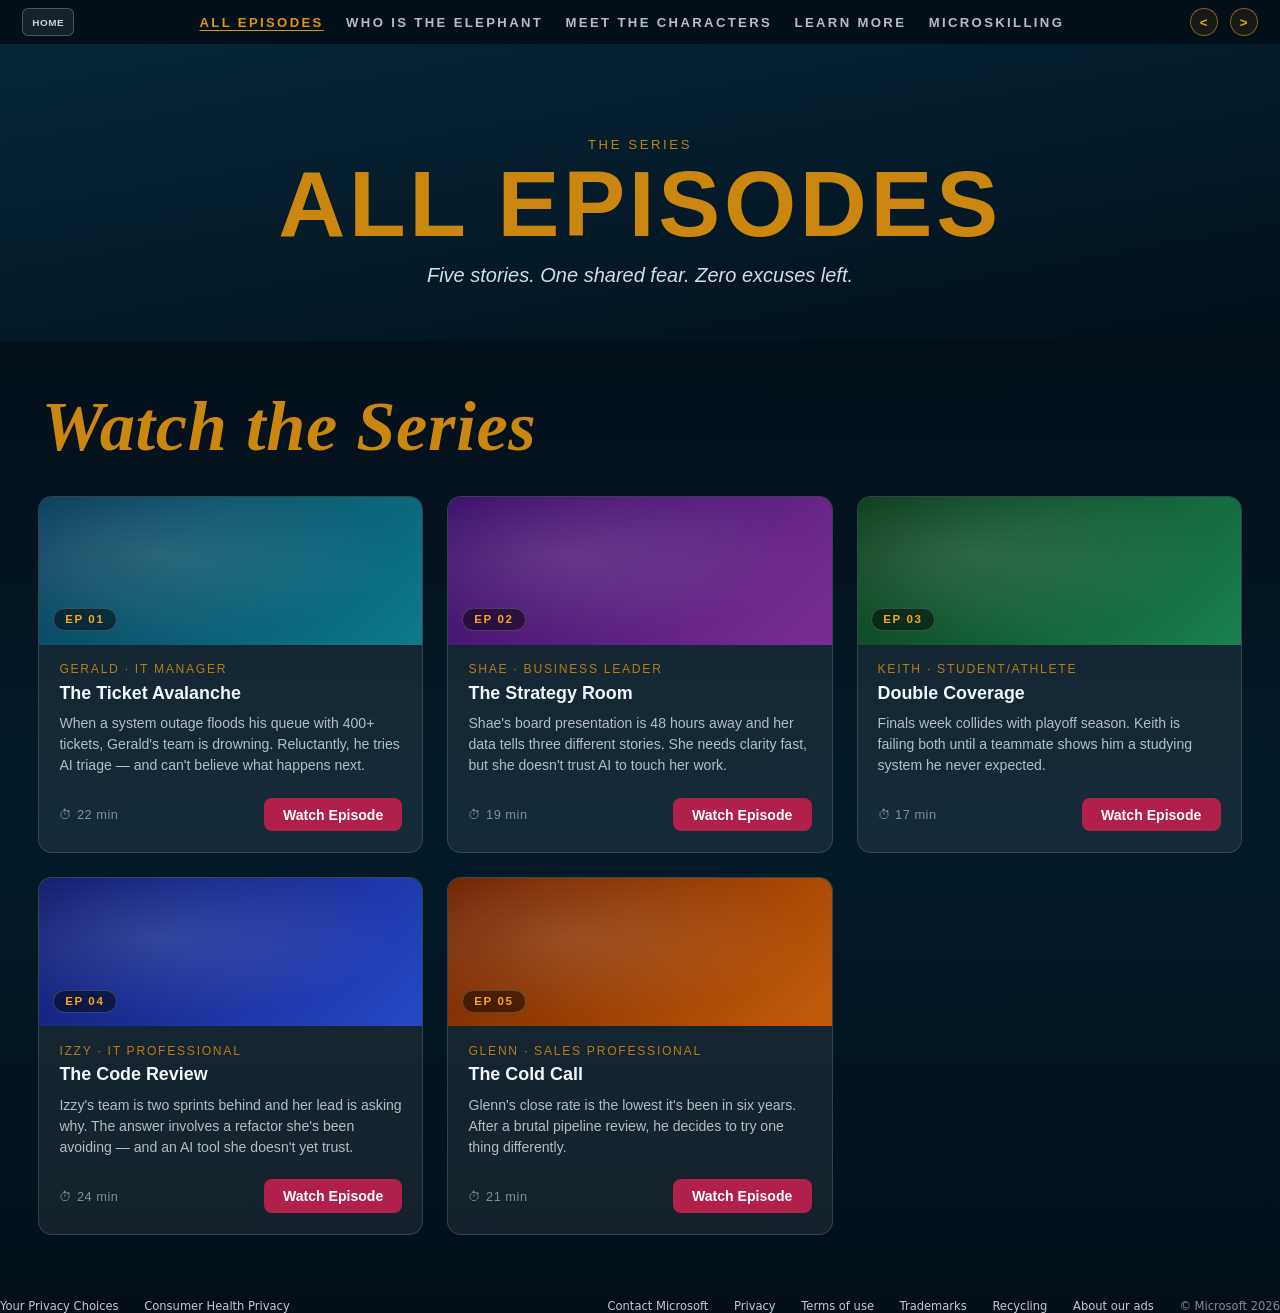
<file: all-episodes.html>
<!-- Copyright (c) Microsoft Corporation. Licensed under the MIT License. -->
<!DOCTYPE html>
<html lang="en">
<head>
	<meta charset="UTF-8" />
	<link rel="icon" type="image/x-icon" href="favicon.ico" />
	<meta name="viewport" content="width=device-width, initial-scale=1.0" />
  <meta name="description" content="Watch all five episodes of Elephant In The Room — the AI Skills Navigator series about real people overcoming AI fear at work." />
  <meta property="og:title" content="All Episodes | Elephant In The Room | AI Skills Navigator" />
  <meta property="og:description" content="Watch all five episodes of Elephant In The Room — the AI Skills Navigator series about real people overcoming AI fear at work." />
  <meta property="og:type" content="website" />
  <meta property="og:url" content="https://aiskillsnavigator.microsoft.com/eitr/" />
  <meta name="twitter:card" content="summary_large_image" />
  <meta name="twitter:site" content="@Microsoft" />
  <meta property="og:image" content="Images/eitr-logo.png" />
  <meta name="twitter:image" content="Images/eitr-logo.png" />
	<title>All Episodes | Elephant In The Room | AI Skills Navigator</title>

  <!-- Microsoft Clarity analytics -->
  <script type="text/javascript">
    (function(c,l,a,r,i,t,y){
      c[a]=c[a]||function(){(c[a].q=c[a].q||[]).push(arguments)};
      t=l.createElement(r);t.async=1;t.src="https://www.clarity.ms/tag/"+i;
      y=l.getElementsByTagName(r)[0];y.parentNode.insertBefore(t,y);
    })(window,document,"clarity","script","ttqwpbrhaw");
  </script>

  <!-- Microsoft WCP Cookie Consent -->
  <script src="https://wcpstatic.microsoft.com/mscc/lib/v2/wcp-consent.js"></script>
  <script>
    window.onload = function() {
      if (typeof WcpConsent !== 'undefined') {
        WcpConsent.init('en-US', 'cookie-banner', function(err, _siteConsent) {
          if (!err) { window.siteConsent = _siteConsent; }
        });
      }
    };
  </script>
	<script>
		(() => {
			const param = new URLSearchParams(window.location.search).get("scoutTheme");
			const theme = param || (window.matchMedia("(prefers-color-scheme: dark)").matches ? "dark" : "light");
			document.documentElement.setAttribute("data-theme", theme);
		})();
	</script>
	<link rel="stylesheet" href="styles.css" />
	<style>
		/* ── Active nav indicator ── */
		.nav-links a[aria-current="page"] {
			color: color-mix(in srgb, var(--cp-warning) 90%, var(--cp-text) 10%);
			text-decoration: underline;
			text-underline-offset: 3px;
		}

/* nav colors handled by styles.css */

		/* ── Home pill ── */
		.home-link {
			display: inline-flex;
			align-items: center;
			justify-content: center;
			padding: 0 0.55rem;
			height: 28px;
			border-radius: 6px;
			border: 1px solid rgba(255,255,255,0.22);
			background: rgba(255,255,255,0.08);
			color: rgba(242,247,251,0.82);
			font-size: 0.62rem;
			font-weight: 700;
			letter-spacing: 0.06em;
			text-transform: uppercase;
			text-decoration: none;
			transition: background 150ms;
		}
		.home-link:hover { background: rgba(255,255,255,0.16); }

		/* ── CTA button ── */
		.cta-btn {
			display: inline-block;
			padding: 0.55rem 1.2rem;
			background: var(--cp-accent);
			color: #fff;
			border-radius: 8px;
			font-size: 0.88rem;
			font-weight: 600;
			text-decoration: none;
			transition: background 180ms;
			white-space: nowrap;
		}
		.cta-btn:hover { background: var(--cp-accent-hover); }

		/* ── Page hero ── */
		.page-hero {
			background: linear-gradient(170deg, var(--cp-ocean-soft) 0%, var(--cp-ocean-mid) 55%, var(--cp-ocean-deep) 100%);
			padding: 5.8rem 2.4rem 3.4rem;
			text-align: center;
		}
		.hero-kicker {
			font-size: 0.82rem;
			letter-spacing: 0.2em;
			text-transform: uppercase;
			color: color-mix(in srgb, var(--cp-warning) 78%, transparent 22%);
			margin: 0 0 0.65rem;
		}
		.page-heading {
			font-family: Impact, Haettenschweiler, "Arial Narrow Bold", sans-serif;
			font-size: clamp(3rem, 8vw, 5.8rem);
			color: color-mix(in srgb, var(--cp-warning) 80%, var(--cp-text) 20%);
			text-transform: uppercase;
			letter-spacing: 0.04em;
			margin: 0 0 1rem;
			line-height: 0.92;
		}
		.hero-subline {
			font-size: 1.25rem;
			font-style: italic;
			color: var(--cp-ocean-text);
			margin: 0;
			opacity: 0.88;
		}

		/* ── Episodes section ── */
		.episodes-section {
			background: linear-gradient(180deg, var(--cp-ocean-deep) 0%, var(--cp-ocean-mid) 50%, var(--cp-ocean-deep) 100%);
			padding: 2.8rem 2.4rem 4rem;
		}
		.episodes-section .section-title {
			text-align: left;
			padding-left: 0.2rem;
			padding-right: 0;
			margin-bottom: 1.8rem;
		}
		.episodes-grid {
			display: grid;
			grid-template-columns: repeat(auto-fill, minmax(300px, 1fr));
			gap: 1.5rem;
		}

		/* ── Episode card ── */
		.ep-card {
			background: rgba(255,255,255,0.07);
			border: 1px solid rgba(255,255,255,0.14);
			border-radius: 14px;
			overflow: hidden;
			display: flex;
			flex-direction: column;
			transition: transform 200ms, box-shadow 200ms;
		}
		.ep-card:hover {
			transform: translateY(-3px);
			box-shadow: 0 12px 32px rgba(0,0,0,0.35);
		}
		.ep-thumb {
			height: 148px;
			position: relative;
			display: flex;
			align-items: flex-end;
			padding: 0.85rem;
		}
		.ep-thumb-ep1 { background: linear-gradient(135deg, #0a3d5c 0%, #0d7a8a 100%); }
		.ep-thumb-ep2 { background: linear-gradient(135deg, #38106a 0%, #7a2d94 100%); }
		.ep-thumb-ep3 { background: linear-gradient(135deg, #0b3d1c 0%, #1a8050 100%); }
		.ep-thumb-ep4 { background: linear-gradient(135deg, #101a6e 0%, #2448c8 100%); }
		.ep-thumb-ep5 { background: linear-gradient(135deg, #6e2200 0%, #c45c0a 100%); }

		/* subtle texture overlay */
		.ep-thumb::before {
			content: "";
			position: absolute;
			inset: 0;
			background: radial-gradient(ellipse at 30% 40%, rgba(255,255,255,0.12) 0%, transparent 65%);
			pointer-events: none;
		}
		.ep-badge {
			position: relative;
			z-index: 1;
			display: inline-block;
			padding: 0.28rem 0.7rem;
			background: rgba(0,0,0,0.48);
			color: color-mix(in srgb, var(--cp-warning) 92%, white 8%);
			border-radius: 999px;
			font-size: 0.72rem;
			font-weight: 700;
			letter-spacing: 0.14em;
			backdrop-filter: blur(4px);
			border: 1px solid rgba(255,255,255,0.18);
		}
		.ep-body {
			padding: 1.1rem 1.25rem 1.3rem;
			flex: 1;
			display: flex;
			flex-direction: column;
			gap: 0.35rem;
		}
		.ep-character {
			font-size: 0.76rem;
			letter-spacing: 0.14em;
			text-transform: uppercase;
			color: color-mix(in srgb, var(--cp-warning) 72%, transparent 28%);
			margin: 0;
		}
		.ep-title {
			font-size: 1.12rem;
			font-weight: 700;
			color: var(--cp-ocean-text);
			margin: 0;
			line-height: 1.25;
		}
		.ep-desc {
			font-size: 0.88rem;
			color: color-mix(in srgb, var(--cp-ocean-text) 72%, transparent 28%);
			line-height: 1.5;
			margin: 0.2rem 0 0;
			flex: 1;
		}
		.ep-footer {
			display: flex;
			align-items: center;
			justify-content: space-between;
			margin-top: 1rem;
			gap: 0.6rem;
		}
		.ep-duration {
			font-size: 0.8rem;
			color: color-mix(in srgb, var(--cp-ocean-text) 50%, transparent 50%);
			letter-spacing: 0.04em;
		}

		@media (max-width: 640px) {
			.episodes-grid { grid-template-columns: 1fr; }
			.page-hero { padding: 5rem 1.2rem 2.4rem; }
			.episodes-section { padding: 2rem 1.2rem 2.8rem; }
		}
	</style>
</head>
<body>
  <div id="cookie-banner"></div>
  <a class="skip-nav" href="#main-content" tabindex="0" style="position:absolute;width:1px;height:1px;padding:0;margin:-1px;overflow:hidden;clip:rect(0,0,0,0);white-space:nowrap;border:0;">Skip to main content</a>

<main id="main-content" class="page-shell">
		<header class="top-nav">
			<div class="menu-left">
				<a href="index.html" class="home-link" aria-label="Home – Elephant In The Room">Home</a>
				<button class="nav-hamburger" aria-label="Open menu" aria-expanded="false" aria-controls="main-nav" onclick="var n=document.getElementById('main-nav');var open=n.classList.toggle('open');this.setAttribute('aria-expanded',open);"><span></span><span></span><span></span></button>
			</div>
			<nav class="nav-links" id="main-nav" aria-label="Main navigation">
				<a href="all-episodes.html" aria-current="page">All Episodes</a>
				<a href="who-is-the-elephant.html">Who Is the Elephant</a>
				<a href="meet-the-characters.html">Meet the Characters</a>
				<a href="learn-more.html">Learn More</a>
				<a href="microskilling.html">Microskilling</a>
			</nav>
			<div class="menu-right">
				<button class="arrow-btn" type="button" aria-label="Previous" onclick="location.href='index.html'">&lt;</button>
				<button class="arrow-btn" type="button" aria-label="Next" onclick="location.href='who-is-the-elephant.html'">&gt;</button>
			</div>
		</header>

		<section class="page-hero">
			<p class="hero-kicker">The Series</p>
			<h1 class="page-heading">All Episodes</h1>
			<p class="hero-subline">Five stories. One shared fear. Zero excuses left.</p>
		</section>

		<section class="episodes-section">
			<h2 class="section-title">Watch the Series</h2>
			<div class="episodes-grid">

				<article class="ep-card">
					<div class="ep-thumb ep-thumb-ep1">
						<span class="ep-badge">EP 01</span>
					</div>
					<div class="ep-body">
						<p class="ep-character">Gerald &middot; IT Manager</p>
						<h3 class="ep-title">The Ticket Avalanche</h3>
						<p class="ep-desc">When a system outage floods his queue with 400+ tickets, Gerald's team is drowning. Reluctantly, he tries AI triage — and can't believe what happens next.</p>
						<div class="ep-footer">
							<span class="ep-duration">&#9201; 22 min</span>
							<a href="meet-the-characters.html#gerald" class="cta-btn">Watch Episode</a>
						</div>
					</div>
				</article>

				<article class="ep-card">
					<div class="ep-thumb ep-thumb-ep2">
						<span class="ep-badge">EP 02</span>
					</div>
					<div class="ep-body">
						<p class="ep-character">Shae &middot; Business Leader</p>
						<h3 class="ep-title">The Strategy Room</h3>
						<p class="ep-desc">Shae's board presentation is 48 hours away and her data tells three different stories. She needs clarity fast, but she doesn't trust AI to touch her work.</p>
						<div class="ep-footer">
							<span class="ep-duration">&#9201; 19 min</span>
							<a href="meet-the-characters.html#shae" class="cta-btn">Watch Episode</a>
						</div>
					</div>
				</article>

				<article class="ep-card">
					<div class="ep-thumb ep-thumb-ep3">
						<span class="ep-badge">EP 03</span>
					</div>
					<div class="ep-body">
						<p class="ep-character">Keith &middot; Student/Athlete</p>
						<h3 class="ep-title">Double Coverage</h3>
						<p class="ep-desc">Finals week collides with playoff season. Keith is failing both until a teammate shows him a studying system he never expected.</p>
						<div class="ep-footer">
							<span class="ep-duration">&#9201; 17 min</span>
							<a href="meet-the-characters.html#keith" class="cta-btn">Watch Episode</a>
						</div>
					</div>
				</article>

				<article class="ep-card">
					<div class="ep-thumb ep-thumb-ep4">
						<span class="ep-badge">EP 04</span>
					</div>
					<div class="ep-body">
						<p class="ep-character">Izzy &middot; IT Professional</p>
						<h3 class="ep-title">The Code Review</h3>
						<p class="ep-desc">Izzy's team is two sprints behind and her lead is asking why. The answer involves a refactor she's been avoiding — and an AI tool she doesn't yet trust.</p>
						<div class="ep-footer">
							<span class="ep-duration">&#9201; 24 min</span>
							<a href="meet-the-characters.html#izzy" class="cta-btn">Watch Episode</a>
						</div>
					</div>
				</article>

				<article class="ep-card">
					<div class="ep-thumb ep-thumb-ep5">
						<span class="ep-badge">EP 05</span>
					</div>
					<div class="ep-body">
						<p class="ep-character">Glenn &middot; Sales Professional</p>
						<h3 class="ep-title">The Cold Call</h3>
						<p class="ep-desc">Glenn's close rate is the lowest it's been in six years. After a brutal pipeline review, he decides to try one thing differently.</p>
						<div class="ep-footer">
							<span class="ep-duration">&#9201; 21 min</span>
							<a href="meet-the-characters.html#glenn" class="cta-btn">Watch Episode</a>
						</div>
					</div>
				</article>

			</div>
		</section>
	</main>
  <footer class="ms-footer" role="contentinfo" aria-label="Microsoft footer">
    <nav style="display:flex;flex-direction:row;justify-content:space-between;align-items:center;flex-wrap:wrap;gap:0.5rem;font-size:0.72rem;font-family:'Segoe UI',system-ui,sans-serif;">
      <div style="display:flex;align-items:center;gap:1.6rem;flex-wrap:wrap;">
        <a href="https://privacy.microsoft.com/en-us/privacystatement" target="_blank" rel="noopener" style="color:#c8c8c8;text-decoration:none;white-space:nowrap;">Your Privacy Choices</a>
        <a href="https://go.microsoft.com/fwlink/?LinkId=521839" target="_blank" rel="noopener" style="color:#c8c8c8;text-decoration:none;white-space:nowrap;">Consumer Health Privacy</a>
      </div>
      <div style="display:flex;align-items:center;gap:1.6rem;flex-wrap:wrap;">
        <a href="https://support.microsoft.com/contactus" target="_blank" rel="noopener" style="color:#c8c8c8;text-decoration:none;white-space:nowrap;">Contact Microsoft</a>
        <a href="https://privacy.microsoft.com/en-us/privacystatement" target="_blank" rel="noopener" style="color:#c8c8c8;text-decoration:none;white-space:nowrap;">Privacy</a>
        <a href="https://go.microsoft.com/fwlink/?LinkID=206977" target="_blank" rel="noopener" style="color:#c8c8c8;text-decoration:none;white-space:nowrap;">Terms of use</a>
        <a href="https://www.microsoft.com/trademarks" target="_blank" rel="noopener" style="color:#c8c8c8;text-decoration:none;white-space:nowrap;">Trademarks</a>
        <a href="https://www.microsoft.com/en-us/legal/compliance/recycling" target="_blank" rel="noopener" style="color:#c8c8c8;text-decoration:none;white-space:nowrap;">Recycling</a>
        <a href="https://go.microsoft.com/fwlink/?LinkId=248395" target="_blank" rel="noopener" style="color:#c8c8c8;text-decoration:none;white-space:nowrap;">About our ads</a>
        <span style="color:#888;white-space:nowrap;">&copy; Microsoft <script>document.write(new Date().getFullYear())</script></span>
      </div>
    </nav>
  </footer>
</body>
</html>
</file>
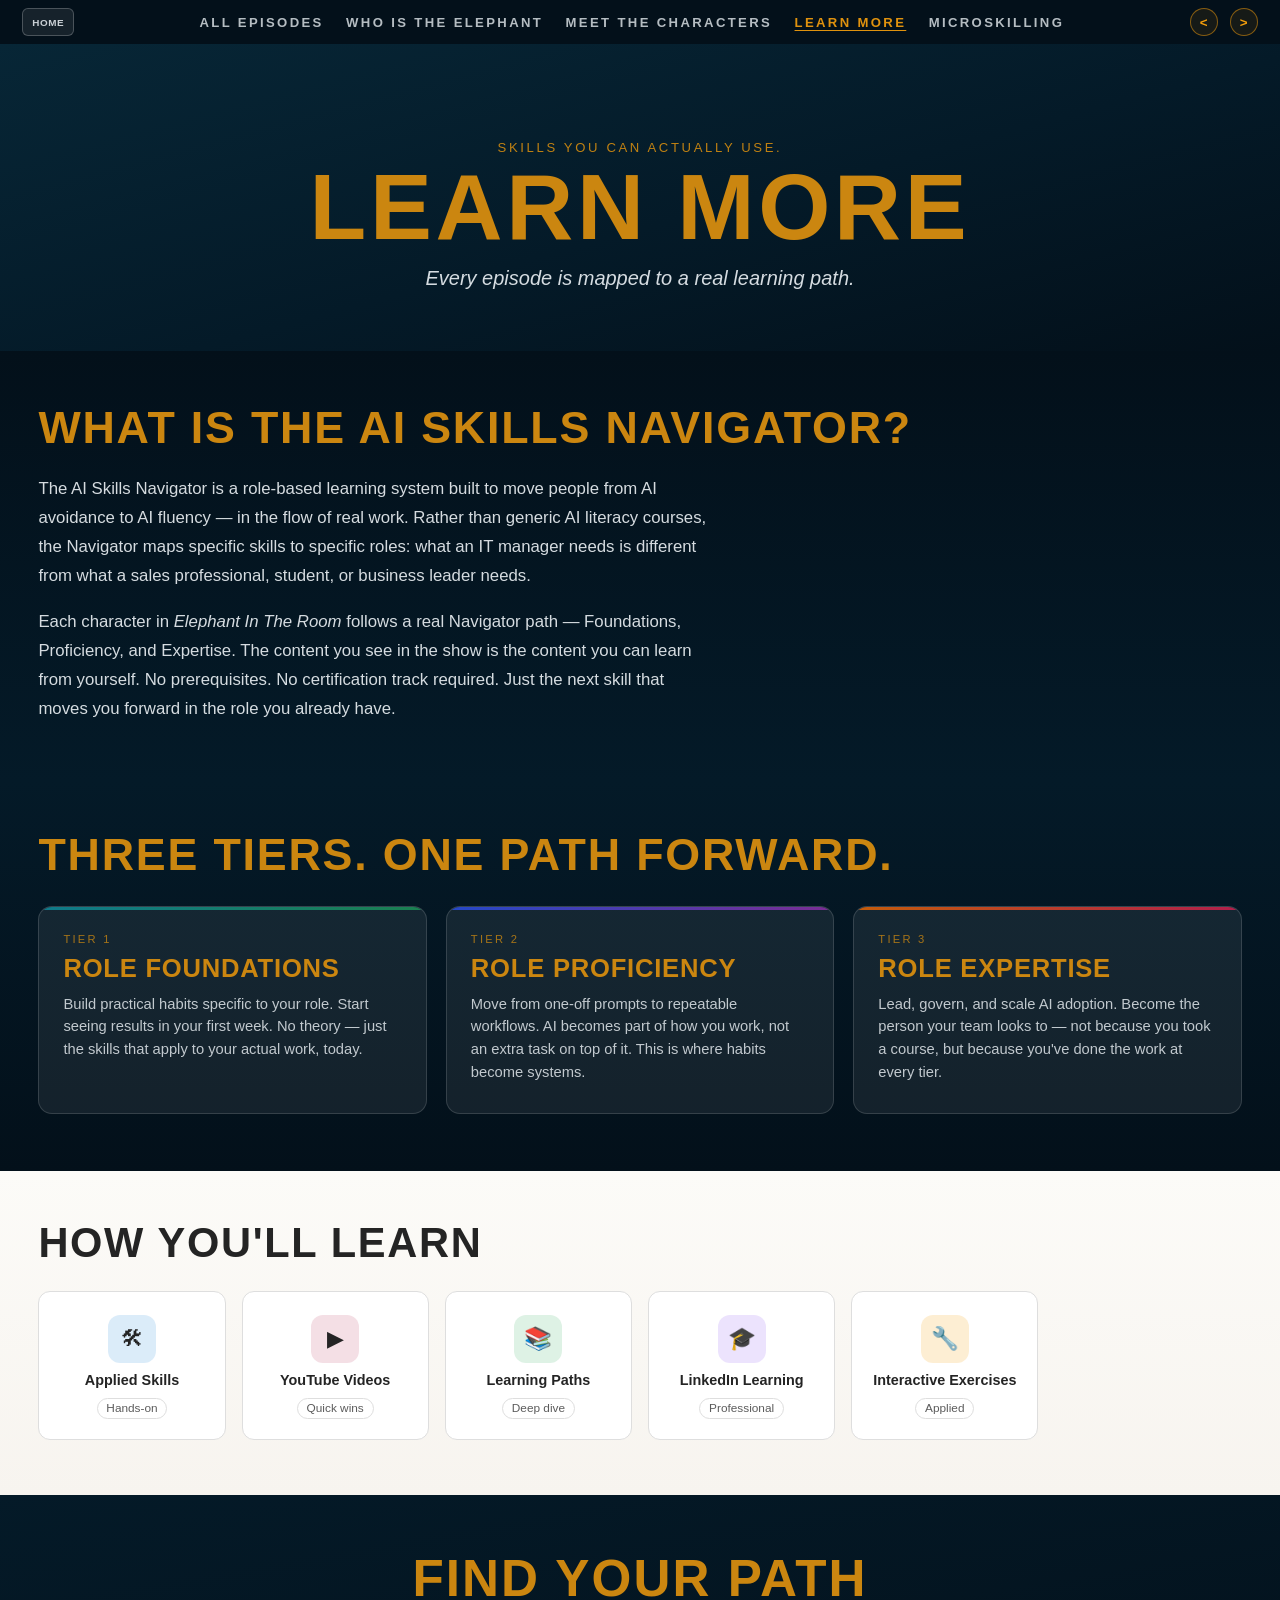
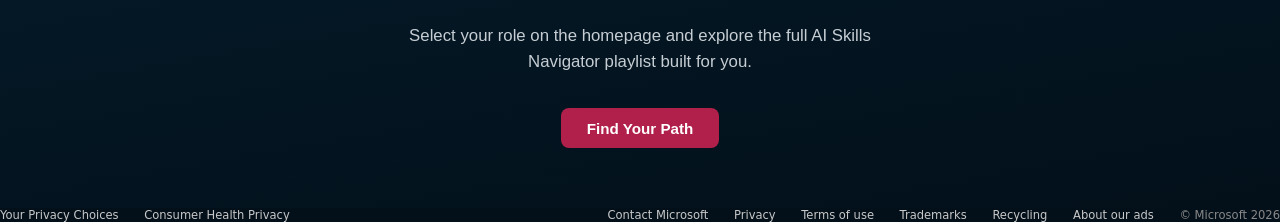
<file: learn-more.html>
<!-- Copyright (c) Microsoft Corporation. Licensed under the MIT License. -->
<!DOCTYPE html>
<html lang="en">
<head>
	<meta charset="UTF-8" />
	<link rel="icon" type="image/x-icon" href="favicon.ico" />
	<meta name="viewport" content="width=device-width, initial-scale=1.0" />
  <meta name="description" content="Learn about the AI Skills Navigator — a role-based learning system that maps real skills to real roles." />
  <meta property="og:title" content="Learn More | Elephant In The Room | AI Skills Navigator" />
  <meta property="og:description" content="Learn about the AI Skills Navigator — a role-based learning system that maps real skills to real roles." />
  <meta property="og:type" content="website" />
  <meta property="og:url" content="https://aiskillsnavigator.microsoft.com/eitr/" />
  <meta name="twitter:card" content="summary_large_image" />
  <meta name="twitter:site" content="@Microsoft" />
  <meta property="og:image" content="Images/eitr-logo.png" />
  <meta name="twitter:image" content="Images/eitr-logo.png" />
	<title>Learn More | Elephant In The Room | AI Skills Navigator</title>

  <!-- Microsoft Clarity analytics -->
  <script type="text/javascript">
    (function(c,l,a,r,i,t,y){
      c[a]=c[a]||function(){(c[a].q=c[a].q||[]).push(arguments)};
      t=l.createElement(r);t.async=1;t.src="https://www.clarity.ms/tag/"+i;
      y=l.getElementsByTagName(r)[0];y.parentNode.insertBefore(t,y);
    })(window,document,"clarity","script","ttqwpbrhaw");
  </script>

  <!-- Microsoft WCP Cookie Consent -->
  <script src="https://wcpstatic.microsoft.com/mscc/lib/v2/wcp-consent.js"></script>
  <script>
    window.onload = function() {
      if (typeof WcpConsent !== 'undefined') {
        WcpConsent.init('en-US', 'cookie-banner', function(err, _siteConsent) {
          if (!err) { window.siteConsent = _siteConsent; }
        });
      }
    };
  </script>
	<script>
		(() => {
			const param = new URLSearchParams(window.location.search).get("scoutTheme");
			const theme = param || (window.matchMedia("(prefers-color-scheme: dark)").matches ? "dark" : "light");
			document.documentElement.setAttribute("data-theme", theme);
		})();
	</script>
	<link rel="stylesheet" href="styles.css" />
	<style>
		/* ── Active nav indicator ── */
		.nav-links a[aria-current="page"] {
			color: color-mix(in srgb, var(--cp-warning) 90%, var(--cp-text) 10%);
			text-decoration: underline;
			text-underline-offset: 3px;
		}

/* nav colors handled by styles.css */

		/* ── Home pill ── */
		.home-link {
			display: inline-flex;
			align-items: center;
			justify-content: center;
			padding: 0 0.55rem;
			height: 28px;
			border-radius: 6px;
			border: 1px solid rgba(255,255,255,0.22);
			background: rgba(255,255,255,0.08);
			color: rgba(242,247,251,0.82);
			font-size: 0.62rem;
			font-weight: 700;
			letter-spacing: 0.06em;
			text-transform: uppercase;
			text-decoration: none;
			transition: background 150ms;
		}
		.home-link:hover { background: rgba(255,255,255,0.16); }

		/* ── CTA button ── */
		.cta-btn {
			display: inline-block;
			padding: 0.7rem 1.6rem;
			background: var(--cp-accent);
			color: #fff;
			border-radius: 8px;
			font-size: 0.95rem;
			font-weight: 600;
			text-decoration: none;
			transition: background 180ms;
		}
		.cta-btn:hover { background: var(--cp-accent-hover); }

		/* ── Page hero ── */
		.page-hero {
			background: linear-gradient(165deg, var(--cp-ocean-soft) 0%, var(--cp-ocean-mid) 55%, var(--cp-ocean-deep) 100%);
			padding: 6rem 2.4rem 3.8rem;
			text-align: center;
		}
		.hero-kicker {
			font-size: 0.82rem;
			letter-spacing: 0.2em;
			text-transform: uppercase;
			color: color-mix(in srgb, var(--cp-warning) 78%, transparent 22%);
			margin: 0 0 0.65rem;
		}
		.page-heading {
			font-family: Impact, Haettenschweiler, "Arial Narrow Bold", sans-serif;
			font-size: clamp(3rem, 8vw, 5.8rem);
			color: color-mix(in srgb, var(--cp-warning) 80%, var(--cp-text) 20%);
			text-transform: uppercase;
			letter-spacing: 0.04em;
			margin: 0 0 1rem;
			line-height: 0.92;
		}
		.hero-subline {
			font-size: 1.25rem;
			font-style: italic;
			color: var(--cp-ocean-text);
			margin: 0;
			opacity: 0.88;
		}

		/* ── Navigator intro section ── */
		.ocean-section {
			background: linear-gradient(180deg, var(--cp-ocean-deep) 0%, var(--cp-ocean-mid) 100%);
			padding: 3.2rem 2.4rem 3.6rem;
		}
		.ocean-section h2 {
			font-family: Impact, Haettenschweiler, "Arial Narrow Bold", sans-serif;
			font-size: clamp(1.8rem, 4vw, 2.8rem);
			color: color-mix(in srgb, var(--cp-warning) 80%, var(--cp-text) 20%);
			text-transform: uppercase;
			letter-spacing: 0.04em;
			margin: 0 0 1.4rem;
		}
		.ocean-section p {
			color: color-mix(in srgb, var(--cp-ocean-text) 88%, transparent 12%);
			font-size: 1.05rem;
			line-height: 1.72;
			margin: 0 0 1.1rem;
			max-width: 72ch;
		}
		.ocean-section p:last-child { margin-bottom: 0; }

		/* ── Three Tiers section ── */
		.tiers-section {
			background: linear-gradient(180deg, var(--cp-ocean-mid) 0%, var(--cp-ocean-deep) 100%);
			padding: 3rem 2.4rem 3.6rem;
		}
		.tiers-section h2 {
			font-family: Impact, Haettenschweiler, "Arial Narrow Bold", sans-serif;
			font-size: clamp(1.8rem, 4vw, 2.8rem);
			color: color-mix(in srgb, var(--cp-warning) 80%, var(--cp-text) 20%);
			text-transform: uppercase;
			letter-spacing: 0.04em;
			margin: 0 0 1.6rem;
		}
		.tiers-grid {
			display: grid;
			grid-template-columns: repeat(3, 1fr);
			gap: 1.2rem;
		}
		.tier-card {
			background: rgba(255,255,255,0.07);
			border: 1px solid rgba(255,255,255,0.14);
			border-radius: 14px;
			padding: 1.6rem 1.5rem 1.8rem;
			display: flex;
			flex-direction: column;
			gap: 0.7rem;
			position: relative;
			overflow: hidden;
		}
		.tier-card::before {
			content: "";
			position: absolute;
			top: 0;
			left: 0;
			right: 0;
			height: 3px;
		}
		.tier-card:nth-child(1)::before { background: linear-gradient(90deg, #0e7a8a, #1a8050); }
		.tier-card:nth-child(2)::before { background: linear-gradient(90deg, #2448c8, #7a2d94); }
		.tier-card:nth-child(3)::before { background: linear-gradient(90deg, #c45c0a, var(--cp-accent)); }
		.tier-number {
			font-size: 0.7rem;
			letter-spacing: 0.2em;
			text-transform: uppercase;
			color: color-mix(in srgb, var(--cp-warning) 65%, transparent 35%);
		}
		.tier-title {
			font-family: Impact, Haettenschweiler, "Arial Narrow Bold", sans-serif;
			font-size: 1.6rem;
			color: color-mix(in srgb, var(--cp-warning) 80%, var(--cp-text) 20%);
			text-transform: uppercase;
			letter-spacing: 0.03em;
			margin: 0;
			line-height: 1;
		}
		.tier-desc {
			font-size: 0.92rem;
			color: color-mix(in srgb, var(--cp-ocean-text) 78%, transparent 22%);
			line-height: 1.55;
			margin: 0;
			flex: 1;
		}

		/* ── Formats section ── */
		.formats-section {
			background: linear-gradient(180deg, var(--cp-bg-elevated) 0%, var(--cp-bg) 100%);
			padding: 3rem 2.4rem 3.4rem;
		}
		.formats-section h2 {
			font-family: Impact, Haettenschweiler, "Arial Narrow Bold", sans-serif;
			font-size: clamp(1.8rem, 4vw, 2.6rem);
			color: var(--cp-text);
			text-transform: uppercase;
			letter-spacing: 0.04em;
			margin: 0 0 1.5rem;
		}
		.formats-grid {
			display: grid;
			grid-template-columns: repeat(auto-fill, minmax(180px, 1fr));
			gap: 1rem;
		}
		.format-card {
			background: var(--cp-surface);
			border: 1px solid var(--cp-border);
			border-radius: 12px;
			padding: 1.4rem 1.2rem 1.3rem;
			text-align: center;
			display: flex;
			flex-direction: column;
			align-items: center;
			gap: 0.6rem;
			transition: box-shadow 180ms, transform 180ms;
		}
		.format-card:hover {
			box-shadow: var(--cp-shadow);
			transform: translateY(-2px);
		}
		.format-icon {
			width: 48px;
			height: 48px;
			border-radius: 12px;
			display: flex;
			align-items: center;
			justify-content: center;
			font-size: 1.4rem;
		}
		.format-icon-blue   { background: color-mix(in srgb, #0078d4 14%, transparent 86%); }
		.format-icon-red    { background: color-mix(in srgb, var(--cp-accent) 14%, transparent 86%); }
		.format-icon-green  { background: color-mix(in srgb, #16a34a 14%, transparent 86%); }
		.format-icon-purple { background: color-mix(in srgb, #7c3aed 14%, transparent 86%); }
		.format-icon-amber  { background: color-mix(in srgb, var(--cp-warning) 18%, transparent 82%); }
		.format-name {
			font-size: 0.9rem;
			font-weight: 600;
			color: var(--cp-text);
			margin: 0;
		}
		.format-tag {
			font-size: 0.74rem;
			color: var(--cp-text-muted);
			border: 1px solid var(--cp-border);
			border-radius: 999px;
			padding: 0.15rem 0.55rem;
		}

		/* ── CTA section ── */
		.cta-section {
			background: linear-gradient(170deg, var(--cp-ocean-mid) 0%, var(--cp-ocean-deep) 100%);
			padding: 3.4rem 2.4rem 3.8rem;
			text-align: center;
		}
		.cta-section h2 {
			font-family: Impact, Haettenschweiler, "Arial Narrow Bold", sans-serif;
			font-size: clamp(2rem, 5vw, 3.2rem);
			color: color-mix(in srgb, var(--cp-warning) 80%, var(--cp-text) 20%);
			text-transform: uppercase;
			letter-spacing: 0.04em;
			margin: 0 0 0.9rem;
		}
		.cta-section p {
			color: color-mix(in srgb, var(--cp-ocean-text) 82%, transparent 18%);
			font-size: 1.05rem;
			margin: 0 auto 2rem;
			max-width: 50ch;
			line-height: 1.6;
		}

		@media (max-width: 760px) {
			.tiers-grid { grid-template-columns: 1fr; }
			.page-hero { padding: 5rem 1.2rem 2.4rem; }
			.ocean-section,
			.tiers-section,
			.formats-section,
			.cta-section { padding: 2.4rem 1.2rem 2.8rem; }
		}
	</style>
</head>
<body>
  <div id="cookie-banner"></div>
  <a class="skip-nav" href="#main-content" tabindex="0" style="position:absolute;width:1px;height:1px;padding:0;margin:-1px;overflow:hidden;clip:rect(0,0,0,0);white-space:nowrap;border:0;">Skip to main content</a>

<main id="main-content" class="page-shell">
		<header class="top-nav">
			<div class="menu-left">
				<a href="index.html" class="home-link" aria-label="Home – Elephant In The Room">Home</a>
				<button class="nav-hamburger" aria-label="Open menu" aria-expanded="false" aria-controls="main-nav" onclick="var n=document.getElementById('main-nav');var open=n.classList.toggle('open');this.setAttribute('aria-expanded',open);"><span></span><span></span><span></span></button>
			</div>
			<nav class="nav-links" id="main-nav" aria-label="Main navigation">
				<a href="all-episodes.html">All Episodes</a>
				<a href="who-is-the-elephant.html">Who Is the Elephant</a>
				<a href="meet-the-characters.html">Meet the Characters</a>
				<a href="learn-more.html" aria-current="page">Learn More</a>
				<a href="microskilling.html">Microskilling</a>
			</nav>
			<div class="menu-right">
				<button class="arrow-btn" type="button" aria-label="Previous" onclick="location.href='meet-the-characters.html'">&lt;</button>
				<button class="arrow-btn" type="button" aria-label="Next" onclick="location.href='microskilling.html'">&gt;</button>
			</div>
		</header>

		<!-- Hero -->
		<section class="page-hero">
			<p class="hero-kicker">Skills you can actually use.</p>
			<h1 class="page-heading">Learn More</h1>
			<p class="hero-subline">Every episode is mapped to a real learning path.</p>
		</section>

		<!-- Navigator intro -->
		<section class="ocean-section">
			<h2>What Is the AI Skills Navigator?</h2>
			<p>The AI Skills Navigator is a role-based learning system built to move people from AI avoidance to AI fluency — in the flow of real work. Rather than generic AI literacy courses, the Navigator maps specific skills to specific roles: what an IT manager needs is different from what a sales professional, student, or business leader needs.</p>
			<p>Each character in <em>Elephant In The Room</em> follows a real Navigator path — Foundations, Proficiency, and Expertise. The content you see in the show is the content you can learn from yourself. No prerequisites. No certification track required. Just the next skill that moves you forward in the role you already have.</p>
		</section>

		<!-- Three Tiers -->
		<section class="tiers-section">
			<h2>Three Tiers. One Path Forward.</h2>
			<div class="tiers-grid">
				<div class="tier-card">
					<span class="tier-number">Tier 1</span>
					<h3 class="tier-title">Role Foundations</h3>
					<p class="tier-desc">Build practical habits specific to your role. Start seeing results in your first week. No theory — just the skills that apply to your actual work, today.</p>
				</div>
				<div class="tier-card">
					<span class="tier-number">Tier 2</span>
					<h3 class="tier-title">Role Proficiency</h3>
					<p class="tier-desc">Move from one-off prompts to repeatable workflows. AI becomes part of how you work, not an extra task on top of it. This is where habits become systems.</p>
				</div>
				<div class="tier-card">
					<span class="tier-number">Tier 3</span>
					<h3 class="tier-title">Role Expertise</h3>
					<p class="tier-desc">Lead, govern, and scale AI adoption. Become the person your team looks to — not because you took a course, but because you've done the work at every tier.</p>
				</div>
			</div>
		</section>

		<!-- Formats section -->
		<section class="formats-section">
			<h2>How You'll Learn</h2>
			<div class="formats-grid">
				<div class="format-card">
					<div class="format-icon format-icon-blue">&#128736;</div>
					<p class="format-name">Applied Skills</p>
					<span class="format-tag">Hands-on</span>
				</div>
				<div class="format-card">
					<div class="format-icon format-icon-red">&#9654;</div>
					<p class="format-name">YouTube Videos</p>
					<span class="format-tag">Quick wins</span>
				</div>
				<div class="format-card">
					<div class="format-icon format-icon-green">&#128218;</div>
					<p class="format-name">Learning Paths</p>
					<span class="format-tag">Deep dive</span>
				</div>
				<div class="format-card">
					<div class="format-icon format-icon-purple">&#127891;</div>
					<p class="format-name">LinkedIn Learning</p>
					<span class="format-tag">Professional</span>
				</div>
				<div class="format-card">
					<div class="format-icon format-icon-amber">&#128295;</div>
					<p class="format-name">Interactive Exercises</p>
					<span class="format-tag">Applied</span>
				</div>
			</div>
		</section>

		<!-- CTA -->
		<section class="cta-section">
			<h2>Find Your Path</h2>
			<p>Select your role on the homepage and explore the full AI Skills Navigator playlist built for you.</p>
			<a href="index.html" class="cta-btn">Find Your Path</a>
		</section>
	</main>
  <footer class="ms-footer" role="contentinfo" aria-label="Microsoft footer">
    <nav style="display:flex;flex-direction:row;justify-content:space-between;align-items:center;flex-wrap:wrap;gap:0.5rem;font-size:0.72rem;font-family:'Segoe UI',system-ui,sans-serif;">
      <div style="display:flex;align-items:center;gap:1.6rem;flex-wrap:wrap;">
        <a href="https://privacy.microsoft.com/en-us/privacystatement" target="_blank" rel="noopener" style="color:#c8c8c8;text-decoration:none;white-space:nowrap;">Your Privacy Choices</a>
        <a href="https://go.microsoft.com/fwlink/?LinkId=521839" target="_blank" rel="noopener" style="color:#c8c8c8;text-decoration:none;white-space:nowrap;">Consumer Health Privacy</a>
      </div>
      <div style="display:flex;align-items:center;gap:1.6rem;flex-wrap:wrap;">
        <a href="https://support.microsoft.com/contactus" target="_blank" rel="noopener" style="color:#c8c8c8;text-decoration:none;white-space:nowrap;">Contact Microsoft</a>
        <a href="https://privacy.microsoft.com/en-us/privacystatement" target="_blank" rel="noopener" style="color:#c8c8c8;text-decoration:none;white-space:nowrap;">Privacy</a>
        <a href="https://go.microsoft.com/fwlink/?LinkID=206977" target="_blank" rel="noopener" style="color:#c8c8c8;text-decoration:none;white-space:nowrap;">Terms of use</a>
        <a href="https://www.microsoft.com/trademarks" target="_blank" rel="noopener" style="color:#c8c8c8;text-decoration:none;white-space:nowrap;">Trademarks</a>
        <a href="https://www.microsoft.com/en-us/legal/compliance/recycling" target="_blank" rel="noopener" style="color:#c8c8c8;text-decoration:none;white-space:nowrap;">Recycling</a>
        <a href="https://go.microsoft.com/fwlink/?LinkId=248395" target="_blank" rel="noopener" style="color:#c8c8c8;text-decoration:none;white-space:nowrap;">About our ads</a>
        <span style="color:#888;white-space:nowrap;">&copy; Microsoft <script>document.write(new Date().getFullYear())</script></span>
      </div>
    </nav>
  </footer>
</body>
</html>
</file>
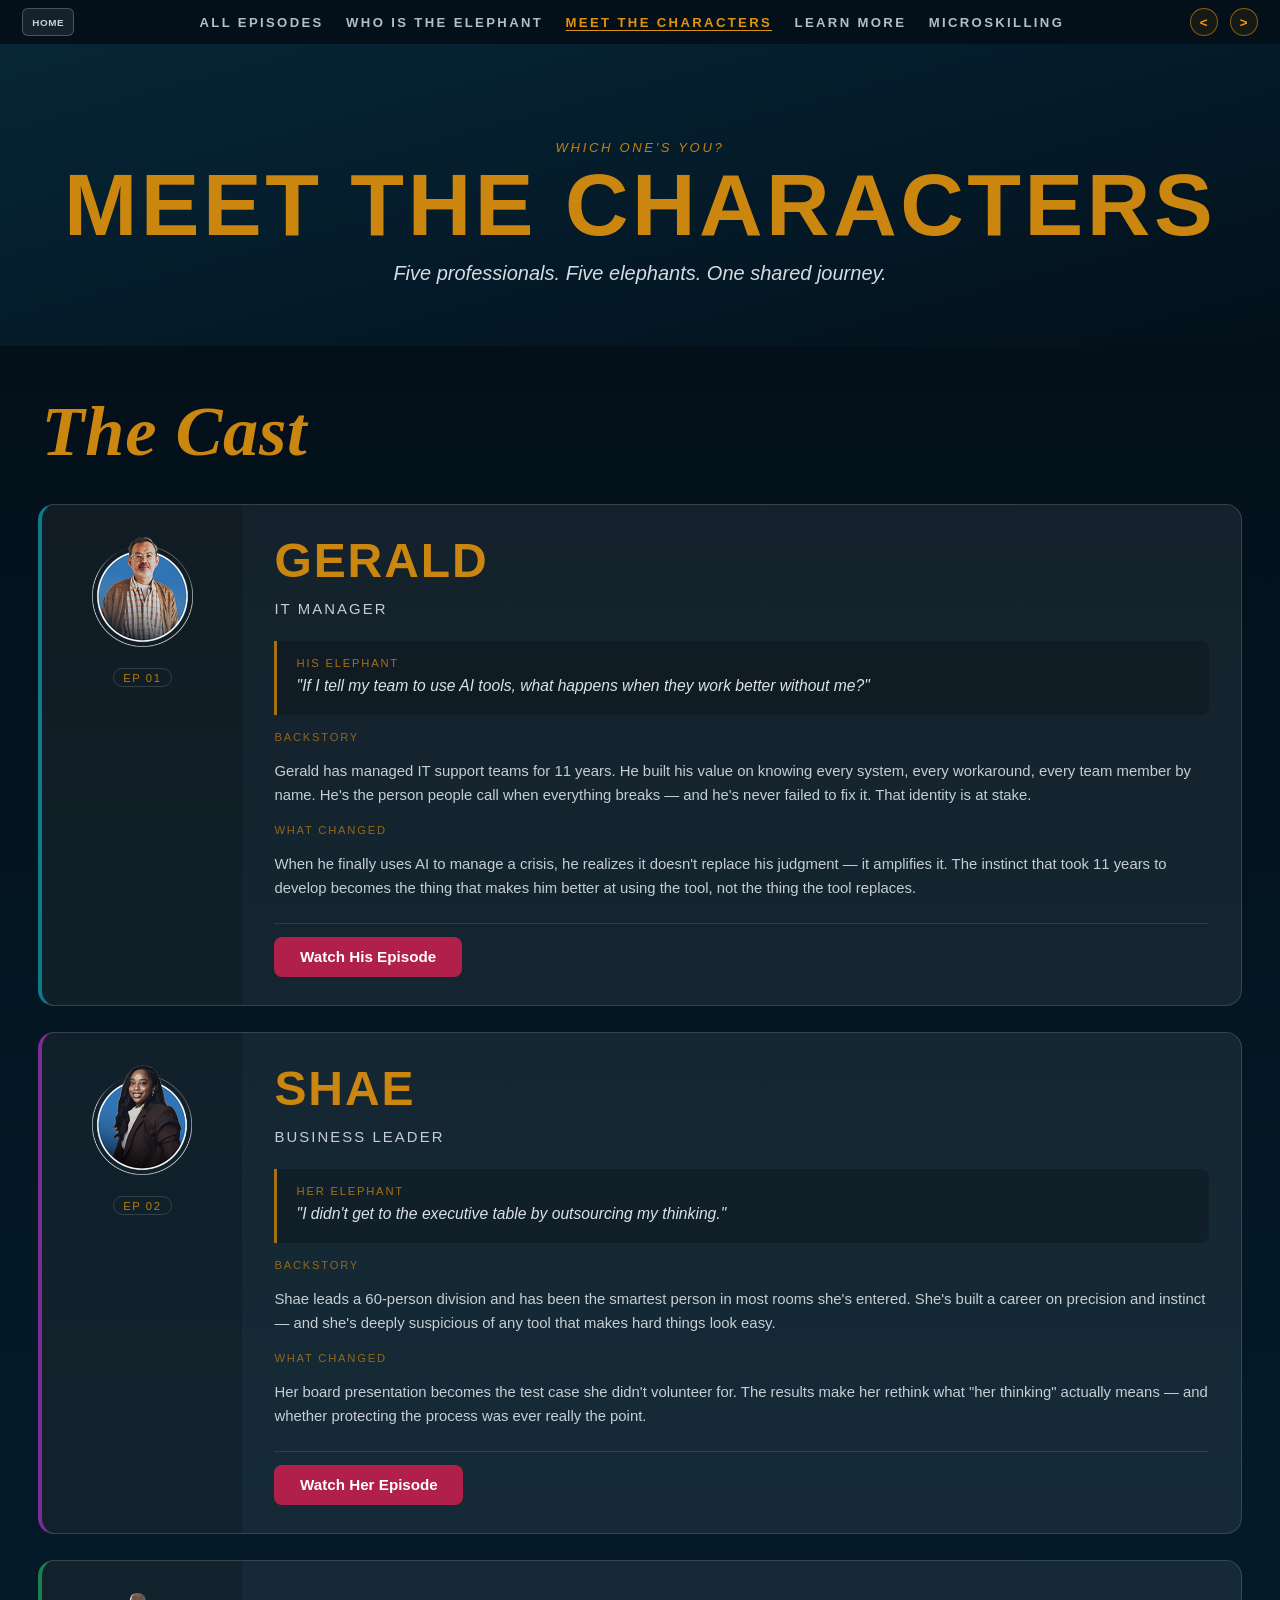
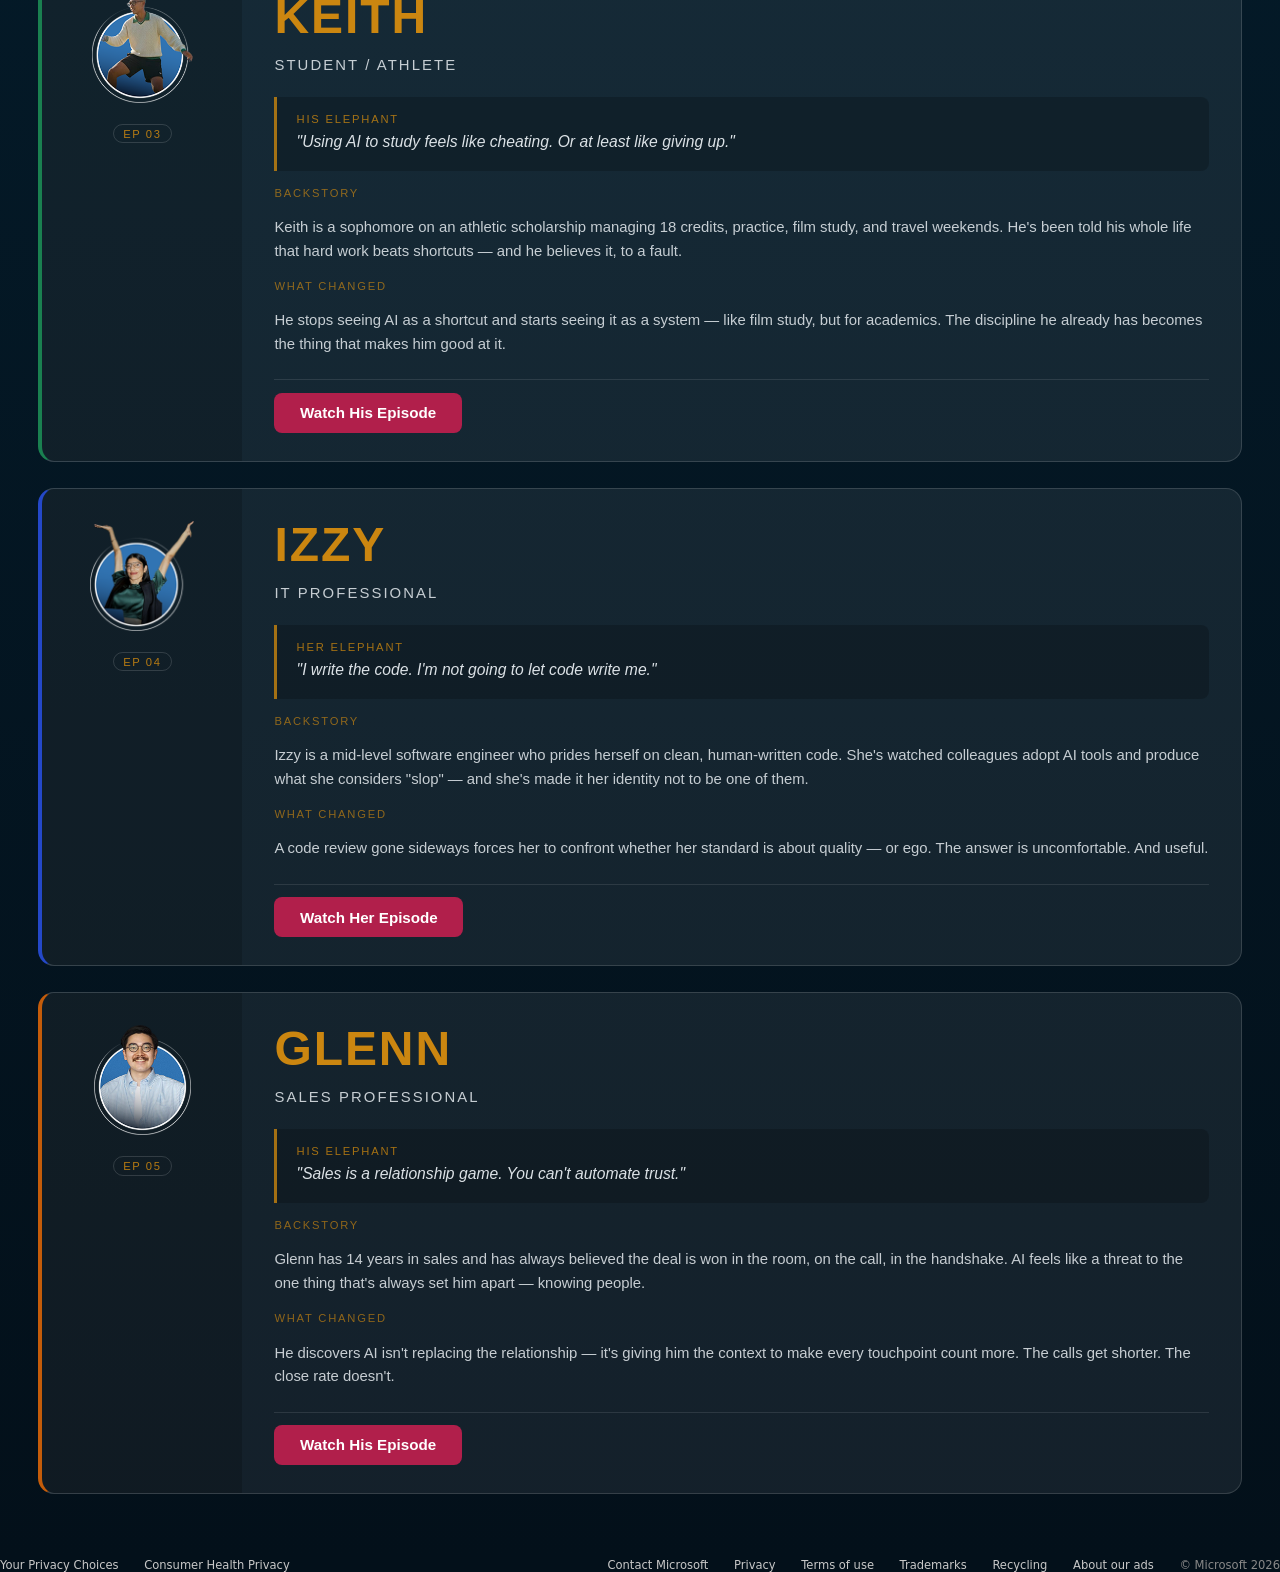
<file: meet-the-characters.html>
<!-- Copyright (c) Microsoft Corporation. Licensed under the MIT License. -->
<!DOCTYPE html>
<html lang="en">
<head>
	<meta charset="UTF-8" />
	<link rel="icon" type="image/x-icon" href="favicon.ico" />
	<meta name="viewport" content="width=device-width, initial-scale=1.0" />
  <meta name="description" content="Meet Gerald, Shae, Keith, Izzy, and Glenn — the five characters at the heart of the Elephant In The Room series." />
  <meta property="og:title" content="Meet the Characters | Elephant In The Room | AI Skills Navigator" />
  <meta property="og:description" content="Meet Gerald, Shae, Keith, Izzy, and Glenn — the five characters at the heart of the Elephant In The Room series." />
  <meta property="og:type" content="website" />
  <meta property="og:url" content="https://aiskillsnavigator.microsoft.com/eitr/" />
  <meta name="twitter:card" content="summary_large_image" />
  <meta name="twitter:site" content="@Microsoft" />
  <meta property="og:image" content="Images/eitr-logo.png" />
  <meta name="twitter:image" content="Images/eitr-logo.png" />
	<title>Meet the Characters | Elephant In The Room | AI Skills Navigator</title>

  <!-- Microsoft Clarity analytics -->
  <script type="text/javascript">
    (function(c,l,a,r,i,t,y){
      c[a]=c[a]||function(){(c[a].q=c[a].q||[]).push(arguments)};
      t=l.createElement(r);t.async=1;t.src="https://www.clarity.ms/tag/"+i;
      y=l.getElementsByTagName(r)[0];y.parentNode.insertBefore(t,y);
    })(window,document,"clarity","script","ttqwpbrhaw");
  </script>

  <!-- Microsoft WCP Cookie Consent -->
  <script src="https://wcpstatic.microsoft.com/mscc/lib/v2/wcp-consent.js"></script>
  <script>
    window.onload = function() {
      if (typeof WcpConsent !== 'undefined') {
        WcpConsent.init('en-US', 'cookie-banner', function(err, _siteConsent) {
          if (!err) { window.siteConsent = _siteConsent; }
        });
      }
    };
  </script>
	<script>
		(() => {
			const param = new URLSearchParams(window.location.search).get("scoutTheme");
			const theme = param || (window.matchMedia("(prefers-color-scheme: dark)").matches ? "dark" : "light");
			document.documentElement.setAttribute("data-theme", theme);
		})();
	</script>
	<link rel="stylesheet" href="styles.css" />
	<style>
		/* ── Active nav indicator ── */
		.nav-links a[aria-current="page"] {
			color: color-mix(in srgb, var(--cp-warning) 90%, var(--cp-text) 10%);
			text-decoration: underline;
			text-underline-offset: 3px;
		}

/* nav colors handled by styles.css */

		/* ── Home pill ── */
		.home-link {
			display: inline-flex;
			align-items: center;
			justify-content: center;
			padding: 0 0.55rem;
			height: 28px;
			border-radius: 6px;
			border: 1px solid rgba(255,255,255,0.22);
			background: rgba(255,255,255,0.08);
			color: rgba(242,247,251,0.82);
			font-size: 0.62rem;
			font-weight: 700;
			letter-spacing: 0.06em;
			text-transform: uppercase;
			text-decoration: none;
			transition: background 150ms;
		}
		.home-link:hover { background: rgba(255,255,255,0.16); }

		/* ── CTA button ── */
		.cta-btn {
			display: inline-block;
			padding: 0.7rem 1.6rem;
			background: var(--cp-accent);
			color: #fff;
			border-radius: 8px;
			font-size: 0.95rem;
			font-weight: 600;
			text-decoration: none;
			transition: background 180ms;
		}
		.cta-btn:hover { background: var(--cp-accent-hover); }

		/* ── Page hero ── */
		.page-hero {
			background: linear-gradient(165deg, var(--cp-ocean-soft) 0%, var(--cp-ocean-mid) 55%, var(--cp-ocean-deep) 100%);
			padding: 6rem 2.4rem 3.8rem;
			text-align: center;
		}
		.hero-kicker {
			font-size: 0.82rem;
			letter-spacing: 0.2em;
			text-transform: uppercase;
			color: color-mix(in srgb, var(--cp-warning) 78%, transparent 22%);
			margin: 0 0 0.65rem;
			font-style: italic;
		}
		.page-heading {
			font-family: Impact, Haettenschweiler, "Arial Narrow Bold", sans-serif;
			font-size: clamp(2.8rem, 7.5vw, 5.5rem);
			color: color-mix(in srgb, var(--cp-warning) 80%, var(--cp-text) 20%);
			text-transform: uppercase;
			letter-spacing: 0.04em;
			margin: 0 0 1rem;
			line-height: 0.92;
		}
		.hero-subline {
			font-size: 1.25rem;
			font-style: italic;
			color: var(--cp-ocean-text);
			margin: 0;
			opacity: 0.88;
		}

		/* ── Characters section ── */
		.characters-section {
			background: linear-gradient(180deg, var(--cp-ocean-deep) 0%, var(--cp-ocean-mid) 40%, var(--cp-ocean-deep) 100%);
			padding: 2.8rem 2.4rem 4rem;
		}
		.characters-section > .section-title {
			text-align: left;
			padding-left: 0.2rem;
			padding-right: 0;
			margin-bottom: 2rem;
		}

		/* ── Character profile card ── */
		.char-card {
			background: rgba(255,255,255,0.07);
			border: 1px solid rgba(255,255,255,0.14);
			border-radius: 16px;
			margin-bottom: 1.6rem;
			overflow: hidden;
			display: grid;
			grid-template-columns: 200px 1fr;
		}
		.char-card:last-child { margin-bottom: 0; }

		/* accent strip using accent color for each char */
		.char-card[data-persona="gerald"] { border-left: 4px solid #0e7a8a; }
		.char-card[data-persona="shae"]   { border-left: 4px solid #7a2d94; }
		.char-card[data-persona="keith"]  { border-left: 4px solid #1a8050; }
		.char-card[data-persona="izzy"]   { border-left: 4px solid #2448c8; }
		.char-card[data-persona="glenn"]  { border-left: 4px solid #c45c0a; }

		.char-avatar-col {
			display: flex;
			flex-direction: column;
			align-items: center;
			justify-content: flex-start;
			padding: 2rem 1.2rem 2rem;
			background: rgba(0,0,0,0.18);
			gap: 0.8rem;
		}
		.char-avatar-col .avatar {
			width: 110px;
			height: 110px;
			flex-shrink: 0;
		}
		.char-ep-badge {
			font-size: 0.7rem;
			letter-spacing: 0.14em;
			text-transform: uppercase;
			color: color-mix(in srgb, var(--cp-warning) 72%, transparent 28%);
			border: 1px solid rgba(255,255,255,0.14);
			border-radius: 999px;
			padding: 0.18rem 0.6rem;
		}

		.char-info {
			padding: 2rem 2rem 1.8rem;
			display: flex;
			flex-direction: column;
			gap: 0.8rem;
		}
		.char-name {
			font-family: Impact, Haettenschweiler, "Arial Narrow Bold", sans-serif;
			font-size: clamp(2rem, 4vw, 3rem);
			color: color-mix(in srgb, var(--cp-warning) 80%, var(--cp-text) 20%);
			text-transform: uppercase;
			letter-spacing: 0.04em;
			line-height: 1;
			margin: 0;
		}
		.char-role {
			font-size: 0.82rem;
			letter-spacing: 0.14em;
			text-transform: uppercase;
			color: color-mix(in srgb, var(--cp-ocean-text) 60%, transparent 40%);
			margin: 0;
		}

		/* Pull-quote elephant */
		.char-elephant {
			margin: 0.4rem 0 0;
			padding: 1rem 1.2rem;
			border-left: 3px solid color-mix(in srgb, var(--cp-warning) 65%, transparent 35%);
			background: rgba(0,0,0,0.2);
			border-radius: 0 8px 8px 0;
		}
		.char-elephant-label {
			font-size: 0.7rem;
			letter-spacing: 0.16em;
			text-transform: uppercase;
			color: color-mix(in srgb, var(--cp-warning) 65%, transparent 35%);
			margin: 0 0 0.35rem;
			display: block;
		}
		.char-elephant p {
			font-size: 0.98rem;
			font-style: italic;
			color: var(--cp-ocean-text);
			margin: 0;
			line-height: 1.55;
			opacity: 0.9;
		}

		.char-detail-label {
			font-size: 0.7rem;
			letter-spacing: 0.16em;
			text-transform: uppercase;
			color: color-mix(in srgb, var(--cp-warning) 55%, transparent 45%);
			margin: 0.2rem 0 0.3rem;
			display: block;
		}
		.char-info > p {
			font-size: 0.93rem;
			color: color-mix(in srgb, var(--cp-ocean-text) 80%, transparent 20%);
			line-height: 1.6;
			margin: 0;
		}
		.char-footer {
			margin-top: 0.6rem;
			padding-top: 0.8rem;
			border-top: 1px solid rgba(255,255,255,0.1);
		}

		@media (max-width: 760px) {
			.char-card {
				grid-template-columns: 1fr;
			}
			.char-avatar-col {
				flex-direction: row;
				padding: 1.2rem 1.4rem;
				background: rgba(0,0,0,0.24);
				justify-content: flex-start;
			}
			.char-info { padding: 1.4rem 1.4rem 1.6rem; }
			.page-hero { padding: 5rem 1.2rem 2.4rem; }
			.characters-section { padding: 2rem 1.2rem 3rem; }
		}
	</style>
</head>
<body>
  <div id="cookie-banner"></div>
  <a class="skip-nav" href="#main-content" tabindex="0" style="position:absolute;width:1px;height:1px;padding:0;margin:-1px;overflow:hidden;clip:rect(0,0,0,0);white-space:nowrap;border:0;">Skip to main content</a>

<main id="main-content" class="page-shell">
		<header class="top-nav">
			<div class="menu-left">
				<a href="index.html" class="home-link" aria-label="Home – Elephant In The Room">Home</a>
				<button class="nav-hamburger" aria-label="Open menu" aria-expanded="false" aria-controls="main-nav" onclick="var n=document.getElementById('main-nav');var open=n.classList.toggle('open');this.setAttribute('aria-expanded',open);"><span></span><span></span><span></span></button>
			</div>
			<nav class="nav-links" id="main-nav" aria-label="Main navigation">
				<a href="all-episodes.html">All Episodes</a>
				<a href="who-is-the-elephant.html">Who Is the Elephant</a>
				<a href="meet-the-characters.html" aria-current="page">Meet the Characters</a>
				<a href="learn-more.html">Learn More</a>
				<a href="microskilling.html">Microskilling</a>
			</nav>
			<div class="menu-right">
				<button class="arrow-btn" type="button" aria-label="Previous" onclick="location.href='who-is-the-elephant.html'">&lt;</button>
				<button class="arrow-btn" type="button" aria-label="Next" onclick="location.href='learn-more.html'">&gt;</button>
			</div>
		</header>

		<!-- Hero -->
		<section class="page-hero">
			<p class="hero-kicker">Which one's you?</p>
			<h1 class="page-heading">Meet the Characters</h1>
			<p class="hero-subline">Five professionals. Five elephants. One shared journey.</p>
		</section>

		<!-- Characters section -->
		<section class="characters-section">
			<h2 class="section-title">The Cast</h2>

			<!-- Gerald -->
			<article class="char-card" id="gerald" data-persona="gerald">
				<div class="char-avatar-col">
					<div class="avatar">
						<img class="avatar-photo" src="Images/persona-gerald.png" alt="Gerald" />
					</div>
					<span class="char-ep-badge">EP 01</span>
				</div>
				<div class="char-info">
					<h2 class="char-name">Gerald</h2>
					<p class="char-role">IT Manager</p>
					<div class="char-elephant">
						<span class="char-elephant-label">His Elephant</span>
						<p>"If I tell my team to use AI tools, what happens when they work better without me?"</p>
					</div>
					<span class="char-detail-label">Backstory</span>
					<p>Gerald has managed IT support teams for 11 years. He built his value on knowing every system, every workaround, every team member by name. He's the person people call when everything breaks — and he's never failed to fix it. That identity is at stake.</p>
					<span class="char-detail-label">What Changed</span>
					<p>When he finally uses AI to manage a crisis, he realizes it doesn't replace his judgment — it amplifies it. The instinct that took 11 years to develop becomes the thing that makes him better at using the tool, not the thing the tool replaces.</p>
					<div class="char-footer">
						<a href="all-episodes.html" class="cta-btn">Watch His Episode</a>
					</div>
				</div>
			</article>

			<!-- Shae -->
			<article class="char-card" id="shae" data-persona="shae">
				<div class="char-avatar-col">
					<div class="avatar">
						<img class="avatar-photo" src="Images/persona-shae.png" alt="Shae" />
					</div>
					<span class="char-ep-badge">EP 02</span>
				</div>
				<div class="char-info">
					<h2 class="char-name">Shae</h2>
					<p class="char-role">Business Leader</p>
					<div class="char-elephant">
						<span class="char-elephant-label">Her Elephant</span>
						<p>"I didn't get to the executive table by outsourcing my thinking."</p>
					</div>
					<span class="char-detail-label">Backstory</span>
					<p>Shae leads a 60-person division and has been the smartest person in most rooms she's entered. She's built a career on precision and instinct — and she's deeply suspicious of any tool that makes hard things look easy.</p>
					<span class="char-detail-label">What Changed</span>
					<p>Her board presentation becomes the test case she didn't volunteer for. The results make her rethink what "her thinking" actually means — and whether protecting the process was ever really the point.</p>
					<div class="char-footer">
						<a href="all-episodes.html" class="cta-btn">Watch Her Episode</a>
					</div>
				</div>
			</article>

			<!-- Keith -->
			<article class="char-card" id="keith" data-persona="keith">
				<div class="char-avatar-col">
					<div class="avatar">
						<img class="avatar-photo" src="Images/persona-keith.png" alt="Keith" />
					</div>
					<span class="char-ep-badge">EP 03</span>
				</div>
				<div class="char-info">
					<h2 class="char-name">Keith</h2>
					<p class="char-role">Student / Athlete</p>
					<div class="char-elephant">
						<span class="char-elephant-label">His Elephant</span>
						<p>"Using AI to study feels like cheating. Or at least like giving up."</p>
					</div>
					<span class="char-detail-label">Backstory</span>
					<p>Keith is a sophomore on an athletic scholarship managing 18 credits, practice, film study, and travel weekends. He's been told his whole life that hard work beats shortcuts — and he believes it, to a fault.</p>
					<span class="char-detail-label">What Changed</span>
					<p>He stops seeing AI as a shortcut and starts seeing it as a system — like film study, but for academics. The discipline he already has becomes the thing that makes him good at it.</p>
					<div class="char-footer">
						<a href="all-episodes.html" class="cta-btn">Watch His Episode</a>
					</div>
				</div>
			</article>

			<!-- Izzy -->
			<article class="char-card" id="izzy" data-persona="izzy">
				<div class="char-avatar-col">
					<div class="avatar">
						<img class="avatar-photo" src="Images/persona-izzy.png" alt="Izzy" />
					</div>
					<span class="char-ep-badge">EP 04</span>
				</div>
				<div class="char-info">
					<h2 class="char-name">Izzy</h2>
					<p class="char-role">IT Professional</p>
					<div class="char-elephant">
						<span class="char-elephant-label">Her Elephant</span>
						<p>"I write the code. I'm not going to let code write me."</p>
					</div>
					<span class="char-detail-label">Backstory</span>
					<p>Izzy is a mid-level software engineer who prides herself on clean, human-written code. She's watched colleagues adopt AI tools and produce what she considers "slop" — and she's made it her identity not to be one of them.</p>
					<span class="char-detail-label">What Changed</span>
					<p>A code review gone sideways forces her to confront whether her standard is about quality — or ego. The answer is uncomfortable. And useful.</p>
					<div class="char-footer">
						<a href="all-episodes.html" class="cta-btn">Watch Her Episode</a>
					</div>
				</div>
			</article>

			<!-- Glenn -->
			<article class="char-card" id="glenn" data-persona="glenn">
				<div class="char-avatar-col">
					<div class="avatar">
						<img class="avatar-photo" src="Images/persona-glenn.png" alt="Glenn" />
					</div>
					<span class="char-ep-badge">EP 05</span>
				</div>
				<div class="char-info">
					<h2 class="char-name">Glenn</h2>
					<p class="char-role">Sales Professional</p>
					<div class="char-elephant">
						<span class="char-elephant-label">His Elephant</span>
						<p>"Sales is a relationship game. You can't automate trust."</p>
					</div>
					<span class="char-detail-label">Backstory</span>
					<p>Glenn has 14 years in sales and has always believed the deal is won in the room, on the call, in the handshake. AI feels like a threat to the one thing that's always set him apart — knowing people.</p>
					<span class="char-detail-label">What Changed</span>
					<p>He discovers AI isn't replacing the relationship — it's giving him the context to make every touchpoint count more. The calls get shorter. The close rate doesn't.</p>
					<div class="char-footer">
						<a href="all-episodes.html" class="cta-btn">Watch His Episode</a>
					</div>
				</div>
			</article>

		</section>
	</main>
  <footer class="ms-footer" role="contentinfo" aria-label="Microsoft footer">
    <nav style="display:flex;flex-direction:row;justify-content:space-between;align-items:center;flex-wrap:wrap;gap:0.5rem;font-size:0.72rem;font-family:'Segoe UI',system-ui,sans-serif;">
      <div style="display:flex;align-items:center;gap:1.6rem;flex-wrap:wrap;">
        <a href="https://privacy.microsoft.com/en-us/privacystatement" target="_blank" rel="noopener" style="color:#c8c8c8;text-decoration:none;white-space:nowrap;">Your Privacy Choices</a>
        <a href="https://go.microsoft.com/fwlink/?LinkId=521839" target="_blank" rel="noopener" style="color:#c8c8c8;text-decoration:none;white-space:nowrap;">Consumer Health Privacy</a>
      </div>
      <div style="display:flex;align-items:center;gap:1.6rem;flex-wrap:wrap;">
        <a href="https://support.microsoft.com/contactus" target="_blank" rel="noopener" style="color:#c8c8c8;text-decoration:none;white-space:nowrap;">Contact Microsoft</a>
        <a href="https://privacy.microsoft.com/en-us/privacystatement" target="_blank" rel="noopener" style="color:#c8c8c8;text-decoration:none;white-space:nowrap;">Privacy</a>
        <a href="https://go.microsoft.com/fwlink/?LinkID=206977" target="_blank" rel="noopener" style="color:#c8c8c8;text-decoration:none;white-space:nowrap;">Terms of use</a>
        <a href="https://www.microsoft.com/trademarks" target="_blank" rel="noopener" style="color:#c8c8c8;text-decoration:none;white-space:nowrap;">Trademarks</a>
        <a href="https://www.microsoft.com/en-us/legal/compliance/recycling" target="_blank" rel="noopener" style="color:#c8c8c8;text-decoration:none;white-space:nowrap;">Recycling</a>
        <a href="https://go.microsoft.com/fwlink/?LinkId=248395" target="_blank" rel="noopener" style="color:#c8c8c8;text-decoration:none;white-space:nowrap;">About our ads</a>
        <span style="color:#888;white-space:nowrap;">&copy; Microsoft <script>document.write(new Date().getFullYear())</script></span>
      </div>
    </nav>
  </footer>
</body>
</html>
</file>
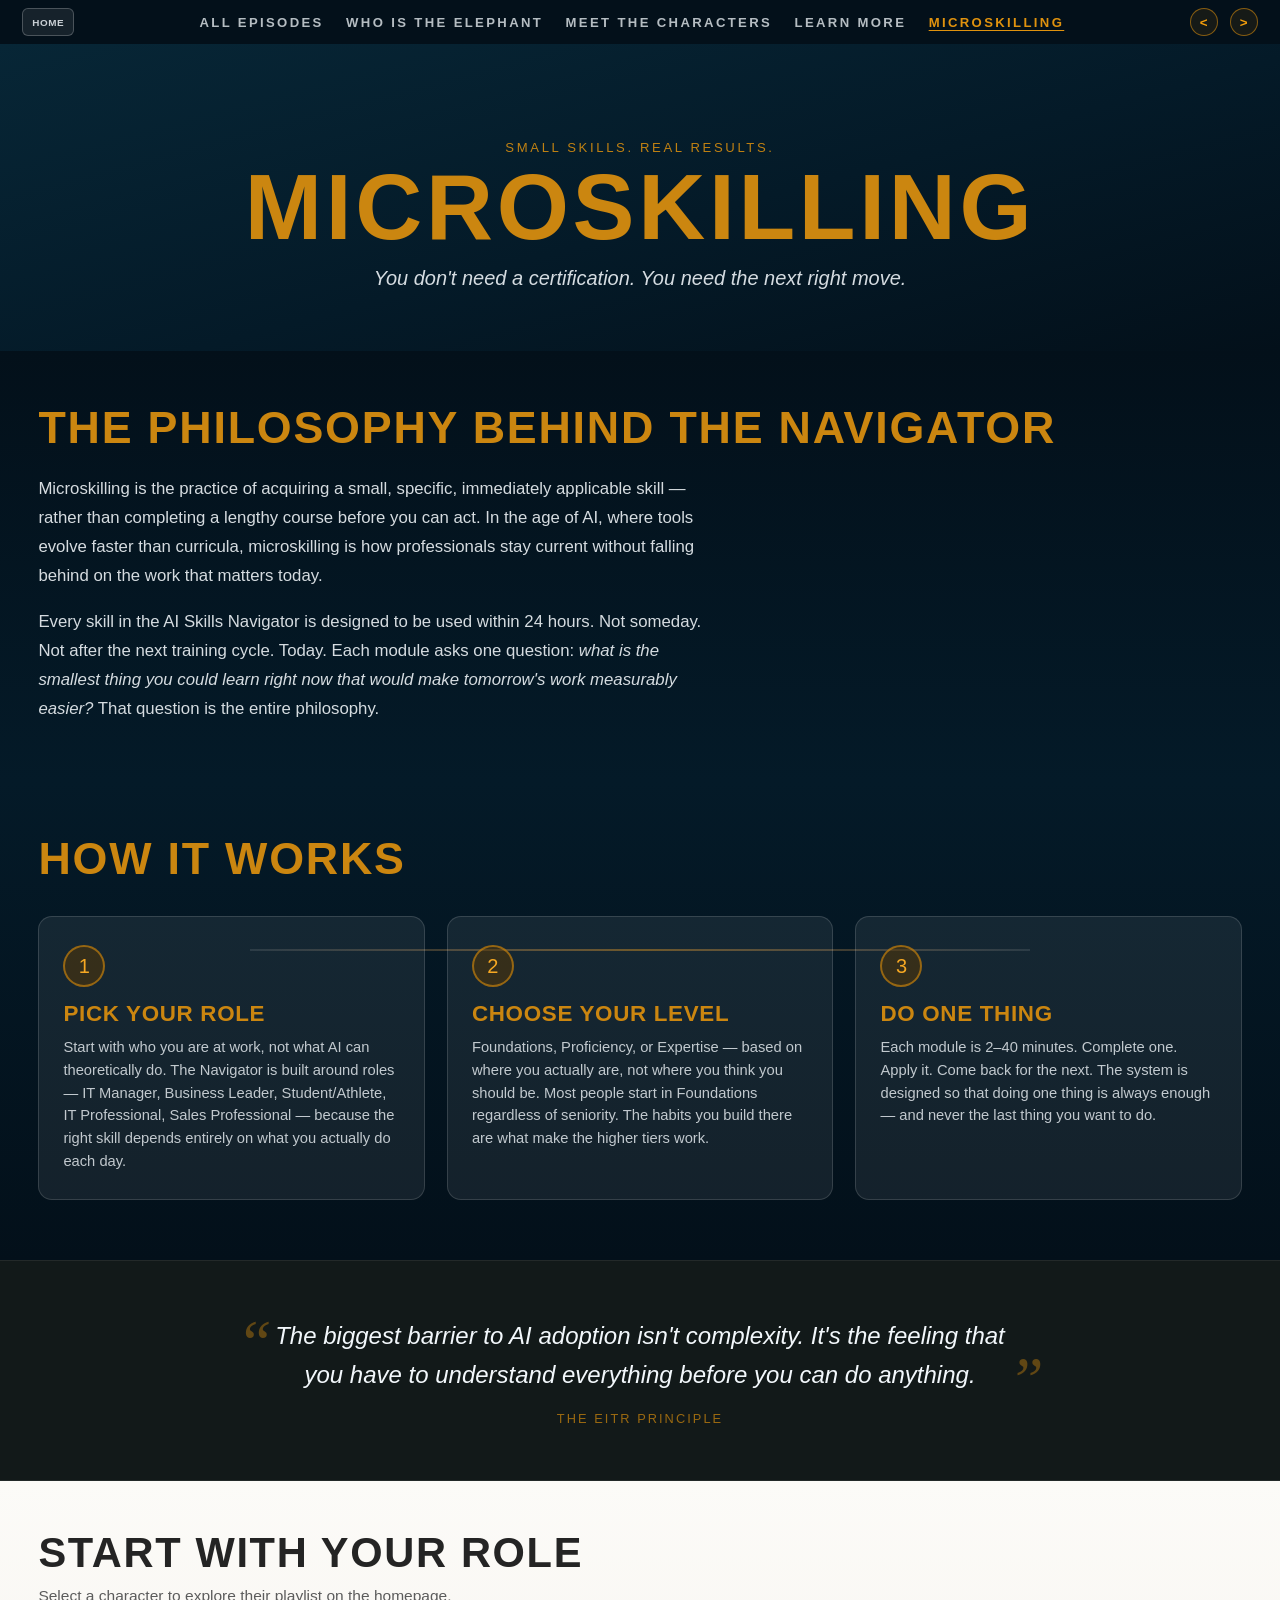
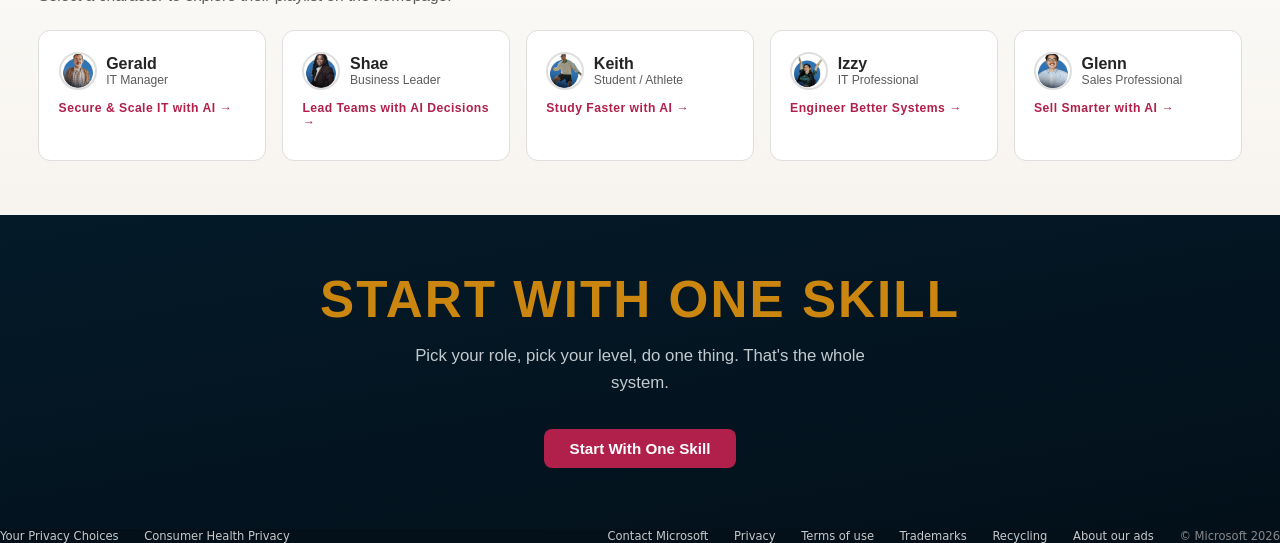
<file: microskilling.html>
<!-- Copyright (c) Microsoft Corporation. Licensed under the MIT License. -->
<!DOCTYPE html>
<html lang="en">
<head>
	<meta charset="UTF-8" />
	<link rel="icon" type="image/x-icon" href="favicon.ico" />
	<meta name="viewport" content="width=device-width, initial-scale=1.0" />
  <meta name="description" content="Microskilling: the philosophy of small, specific, immediately applicable AI skills built for today's workplace." />
  <meta property="og:title" content="Microskilling | Elephant In The Room | AI Skills Navigator" />
  <meta property="og:description" content="Microskilling: the philosophy of small, specific, immediately applicable AI skills built for today's workplace." />
  <meta property="og:type" content="website" />
  <meta property="og:url" content="https://aiskillsnavigator.microsoft.com/eitr/" />
  <meta name="twitter:card" content="summary_large_image" />
  <meta name="twitter:site" content="@Microsoft" />
  <meta property="og:image" content="Images/eitr-logo.png" />
  <meta name="twitter:image" content="Images/eitr-logo.png" />
	<title>Microskilling | Elephant In The Room | AI Skills Navigator</title>

  <!-- Microsoft Clarity analytics -->
  <script type="text/javascript">
    (function(c,l,a,r,i,t,y){
      c[a]=c[a]||function(){(c[a].q=c[a].q||[]).push(arguments)};
      t=l.createElement(r);t.async=1;t.src="https://www.clarity.ms/tag/"+i;
      y=l.getElementsByTagName(r)[0];y.parentNode.insertBefore(t,y);
    })(window,document,"clarity","script","ttqwpbrhaw");
  </script>

  <!-- Microsoft WCP Cookie Consent -->
  <script src="https://wcpstatic.microsoft.com/mscc/lib/v2/wcp-consent.js"></script>
  <script>
    window.onload = function() {
      if (typeof WcpConsent !== 'undefined') {
        WcpConsent.init('en-US', 'cookie-banner', function(err, _siteConsent) {
          if (!err) { window.siteConsent = _siteConsent; }
        });
      }
    };
  </script>
	<script>
		(() => {
			const param = new URLSearchParams(window.location.search).get("scoutTheme");
			const theme = param || (window.matchMedia("(prefers-color-scheme: dark)").matches ? "dark" : "light");
			document.documentElement.setAttribute("data-theme", theme);
		})();
	</script>
	<link rel="stylesheet" href="styles.css" />
	<style>
		/* ── Active nav indicator ── */
		.nav-links a[aria-current="page"] {
			color: color-mix(in srgb, var(--cp-warning) 90%, var(--cp-text) 10%);
			text-decoration: underline;
			text-underline-offset: 3px;
		}

/* nav colors handled by styles.css */

		/* ── Home pill ── */
		.home-link {
			display: inline-flex;
			align-items: center;
			justify-content: center;
			padding: 0 0.55rem;
			height: 28px;
			border-radius: 6px;
			border: 1px solid rgba(255,255,255,0.22);
			background: rgba(255,255,255,0.08);
			color: rgba(242,247,251,0.82);
			font-size: 0.62rem;
			font-weight: 700;
			letter-spacing: 0.06em;
			text-transform: uppercase;
			text-decoration: none;
			transition: background 150ms;
		}
		.home-link:hover { background: rgba(255,255,255,0.16); }

		/* ── CTA button ── */
		.cta-btn {
			display: inline-block;
			padding: 0.7rem 1.6rem;
			background: var(--cp-accent);
			color: #fff;
			border-radius: 8px;
			font-size: 0.95rem;
			font-weight: 600;
			text-decoration: none;
			transition: background 180ms;
		}
		.cta-btn:hover { background: var(--cp-accent-hover); }

		/* ── Page hero ── */
		.page-hero {
			background: linear-gradient(165deg, var(--cp-ocean-soft) 0%, var(--cp-ocean-mid) 55%, var(--cp-ocean-deep) 100%);
			padding: 6rem 2.4rem 3.8rem;
			text-align: center;
		}
		.hero-kicker {
			font-size: 0.82rem;
			letter-spacing: 0.2em;
			text-transform: uppercase;
			color: color-mix(in srgb, var(--cp-warning) 78%, transparent 22%);
			margin: 0 0 0.65rem;
		}
		.page-heading {
			font-family: Impact, Haettenschweiler, "Arial Narrow Bold", sans-serif;
			font-size: clamp(3rem, 8vw, 5.8rem);
			color: color-mix(in srgb, var(--cp-warning) 80%, var(--cp-text) 20%);
			text-transform: uppercase;
			letter-spacing: 0.04em;
			margin: 0 0 1rem;
			line-height: 0.92;
		}
		.hero-subline {
			font-size: 1.25rem;
			font-style: italic;
			color: var(--cp-ocean-text);
			margin: 0;
			opacity: 0.88;
		}

		/* ── Philosophy section ── */
		.ocean-section {
			background: linear-gradient(180deg, var(--cp-ocean-deep) 0%, var(--cp-ocean-mid) 100%);
			padding: 3.2rem 2.4rem 3.6rem;
		}
		.ocean-section h2 {
			font-family: Impact, Haettenschweiler, "Arial Narrow Bold", sans-serif;
			font-size: clamp(1.8rem, 4vw, 2.8rem);
			color: color-mix(in srgb, var(--cp-warning) 80%, var(--cp-text) 20%);
			text-transform: uppercase;
			letter-spacing: 0.04em;
			margin: 0 0 1.4rem;
		}
		.ocean-section p {
			color: color-mix(in srgb, var(--cp-ocean-text) 88%, transparent 12%);
			font-size: 1.05rem;
			line-height: 1.72;
			margin: 0 0 1.1rem;
			max-width: 72ch;
		}
		.ocean-section p:last-child { margin-bottom: 0; }

		/* ── How It Works (3 steps) ── */
		.steps-section {
			background: linear-gradient(180deg, var(--cp-ocean-mid) 0%, var(--cp-ocean-deep) 100%);
			padding: 3.2rem 2.4rem 3.8rem;
		}
		.steps-section h2 {
			font-family: Impact, Haettenschweiler, "Arial Narrow Bold", sans-serif;
			font-size: clamp(1.8rem, 4vw, 2.8rem);
			color: color-mix(in srgb, var(--cp-warning) 80%, var(--cp-text) 20%);
			text-transform: uppercase;
			letter-spacing: 0.04em;
			margin: 0 0 2rem;
		}
		.steps-flow {
			display: grid;
			grid-template-columns: repeat(3, 1fr);
			gap: 1.4rem;
			position: relative;
		}
		/* connector line between steps */
		.steps-flow::before {
			content: "";
			position: absolute;
			top: 2.1rem;
			left: calc(16.66% + 0.7rem);
			right: calc(16.66% + 0.7rem);
			height: 2px;
			background: linear-gradient(90deg, rgba(255,255,255,0.1) 0%, color-mix(in srgb, var(--cp-warning) 40%, transparent 60%) 50%, rgba(255,255,255,0.1) 100%);
			pointer-events: none;
		}
		.step {
			background: rgba(255,255,255,0.07);
			border: 1px solid rgba(255,255,255,0.14);
			border-radius: 14px;
			padding: 1.8rem 1.5rem 1.6rem;
			display: flex;
			flex-direction: column;
			gap: 0.6rem;
			align-items: flex-start;
			position: relative;
		}
		.step-number {
			display: inline-flex;
			align-items: center;
			justify-content: center;
			width: 42px;
			height: 42px;
			border-radius: 50%;
			background: color-mix(in srgb, var(--cp-warning) 18%, rgba(0,0,0,0.4) 82%);
			border: 2px solid color-mix(in srgb, var(--cp-warning) 50%, transparent 50%);
			font-family: Impact, Haettenschweiler, "Arial Narrow Bold", sans-serif;
			font-size: 1.25rem;
			color: color-mix(in srgb, var(--cp-warning) 90%, white 10%);
			line-height: 1;
			margin-bottom: 0.3rem;
		}
		.step-title {
			font-family: Impact, Haettenschweiler, "Arial Narrow Bold", sans-serif;
			font-size: 1.4rem;
			color: color-mix(in srgb, var(--cp-warning) 80%, var(--cp-text) 20%);
			text-transform: uppercase;
			letter-spacing: 0.03em;
			margin: 0;
			line-height: 1.1;
		}
		.step-desc {
			font-size: 0.92rem;
			color: color-mix(in srgb, var(--cp-ocean-text) 78%, transparent 22%);
			line-height: 1.55;
			margin: 0;
		}

		/* ── Quote callout ── */
		.quote-section {
			background: color-mix(in srgb, var(--cp-ocean-deep) 94%, var(--cp-warning) 6%);
			padding: 3.4rem 2.4rem;
			text-align: center;
			border-top: 1px solid rgba(255,255,255,0.07);
			border-bottom: 1px solid rgba(255,255,255,0.07);
		}
		.big-quote {
			font-size: clamp(1.1rem, 2.5vw, 1.5rem);
			font-style: italic;
			color: var(--cp-ocean-text);
			line-height: 1.65;
			max-width: 60ch;
			margin: 0 auto 1rem;
			position: relative;
			padding: 0 1.4rem;
		}
		.big-quote::before,
		.big-quote::after {
			font-family: Georgia, serif;
			font-size: 4rem;
			line-height: 0.6;
			color: color-mix(in srgb, var(--cp-warning) 35%, transparent 65%);
			position: absolute;
		}
		.big-quote::before { content: "\201C"; left: -0.2rem; top: 0.5rem; }
		.big-quote::after  { content: "\201D"; right: -0.2rem; bottom: -0.3rem; }
		.quote-source {
			font-size: 0.8rem;
			letter-spacing: 0.16em;
			text-transform: uppercase;
			color: color-mix(in srgb, var(--cp-warning) 60%, transparent 40%);
			margin: 0;
		}

		/* ── Role Cards ── */
		.roles-section {
			background: linear-gradient(180deg, var(--cp-bg-elevated) 0%, var(--cp-bg) 100%);
			padding: 3rem 2.4rem 3.4rem;
		}
		.roles-section h2 {
			font-family: Impact, Haettenschweiler, "Arial Narrow Bold", sans-serif;
			font-size: clamp(1.8rem, 4vw, 2.6rem);
			color: var(--cp-text);
			text-transform: uppercase;
			letter-spacing: 0.04em;
			margin: 0 0 0.6rem;
		}
		.roles-section > p {
			color: var(--cp-text-muted);
			font-size: 0.97rem;
			margin: 0 0 1.6rem;
		}
		.roles-grid {
			display: grid;
			grid-template-columns: repeat(auto-fill, minmax(200px, 1fr));
			gap: 1rem;
		}
		.role-card {
			background: var(--cp-surface);
			border: 1px solid var(--cp-border);
			border-radius: 12px;
			padding: 1.3rem 1.2rem 1.2rem;
			text-decoration: none;
			display: flex;
			flex-direction: column;
			gap: 0.45rem;
			transition: box-shadow 180ms, transform 180ms, border-color 180ms;
		}
		.role-card:hover {
			box-shadow: var(--cp-shadow);
			transform: translateY(-2px);
			border-color: color-mix(in srgb, var(--cp-accent) 40%, var(--cp-border) 60%);
		}
		.role-avatar-row {
			display: flex;
			align-items: center;
			gap: 0.6rem;
		}
		.role-mini-avatar {
			width: 38px;
			height: 38px;
			border-radius: 50%;
			object-fit: cover;
			border: 2px solid var(--cp-border);
			flex-shrink: 0;
		}
		.role-card-name {
			font-size: 1rem;
			font-weight: 700;
			color: var(--cp-text);
			margin: 0;
		}
		.role-card-role {
			font-size: 0.76rem;
			color: var(--cp-text-muted);
			margin: 0;
		}
		.role-card-cta {
			font-size: 0.76rem;
			font-weight: 600;
			color: var(--cp-accent);
			margin-top: 0.2rem;
			letter-spacing: 0.04em;
		}

		/* ── Final CTA ── */
		.cta-section {
			background: linear-gradient(170deg, var(--cp-ocean-mid) 0%, var(--cp-ocean-deep) 100%);
			padding: 3.4rem 2.4rem 3.8rem;
			text-align: center;
		}
		.cta-section h2 {
			font-family: Impact, Haettenschweiler, "Arial Narrow Bold", sans-serif;
			font-size: clamp(2rem, 5vw, 3.2rem);
			color: color-mix(in srgb, var(--cp-warning) 80%, var(--cp-text) 20%);
			text-transform: uppercase;
			letter-spacing: 0.04em;
			margin: 0 0 0.9rem;
		}
		.cta-section p {
			color: color-mix(in srgb, var(--cp-ocean-text) 80%, transparent 20%);
			font-size: 1.05rem;
			margin: 0 auto 2rem;
			max-width: 50ch;
			line-height: 1.6;
		}

		@media (max-width: 760px) {
			.steps-flow {
				grid-template-columns: 1fr;
			}
			.steps-flow::before { display: none; }
			.page-hero { padding: 5rem 1.2rem 2.4rem; }
			.ocean-section,
			.steps-section,
			.quote-section,
			.roles-section,
			.cta-section { padding: 2.4rem 1.2rem 2.8rem; }
		}
	</style>
</head>
<body>
  <div id="cookie-banner"></div>
  <a class="skip-nav" href="#main-content" tabindex="0" style="position:absolute;width:1px;height:1px;padding:0;margin:-1px;overflow:hidden;clip:rect(0,0,0,0);white-space:nowrap;border:0;">Skip to main content</a>

<main id="main-content" class="page-shell">
		<header class="top-nav">
			<div class="menu-left">
				<a href="index.html" class="home-link" aria-label="Home – Elephant In The Room">Home</a>
				<button class="nav-hamburger" aria-label="Open menu" aria-expanded="false" aria-controls="main-nav" onclick="var n=document.getElementById('main-nav');var open=n.classList.toggle('open');this.setAttribute('aria-expanded',open);"><span></span><span></span><span></span></button>
			</div>
			<nav class="nav-links" id="main-nav" aria-label="Main navigation">
				<a href="all-episodes.html">All Episodes</a>
				<a href="who-is-the-elephant.html">Who Is the Elephant</a>
				<a href="meet-the-characters.html">Meet the Characters</a>
				<a href="learn-more.html">Learn More</a>
				<a href="microskilling.html" aria-current="page">Microskilling</a>
			</nav>
			<div class="menu-right">
				<button class="arrow-btn" type="button" aria-label="Previous" onclick="location.href='learn-more.html'">&lt;</button>
				<button class="arrow-btn" type="button" aria-label="Next" onclick="location.href='index.html'">&gt;</button>
			</div>
		</header>

		<!-- Hero -->
		<section class="page-hero">
			<p class="hero-kicker">Small skills. Real results.</p>
			<h1 class="page-heading">Microskilling</h1>
			<p class="hero-subline">You don't need a certification. You need the next right move.</p>
		</section>

		<!-- Philosophy -->
		<section class="ocean-section">
			<h2>The Philosophy Behind the Navigator</h2>
			<p>Microskilling is the practice of acquiring a small, specific, immediately applicable skill — rather than completing a lengthy course before you can act. In the age of AI, where tools evolve faster than curricula, microskilling is how professionals stay current without falling behind on the work that matters today.</p>
			<p>Every skill in the AI Skills Navigator is designed to be used within 24 hours. Not someday. Not after the next training cycle. Today. Each module asks one question: <em>what is the smallest thing you could learn right now that would make tomorrow's work measurably easier?</em> That question is the entire philosophy.</p>
		</section>

		<!-- How It Works -->
		<section class="steps-section">
			<h2>How It Works</h2>
			<div class="steps-flow">

				<div class="step">
					<span class="step-number">1</span>
					<h3 class="step-title">Pick Your Role</h3>
					<p class="step-desc">Start with who you are at work, not what AI can theoretically do. The Navigator is built around roles — IT Manager, Business Leader, Student/Athlete, IT Professional, Sales Professional — because the right skill depends entirely on what you actually do each day.</p>
				</div>

				<div class="step">
					<span class="step-number">2</span>
					<h3 class="step-title">Choose Your Level</h3>
					<p class="step-desc">Foundations, Proficiency, or Expertise — based on where you actually are, not where you think you should be. Most people start in Foundations regardless of seniority. The habits you build there are what make the higher tiers work.</p>
				</div>

				<div class="step">
					<span class="step-number">3</span>
					<h3 class="step-title">Do One Thing</h3>
					<p class="step-desc">Each module is 2–40 minutes. Complete one. Apply it. Come back for the next. The system is designed so that doing one thing is always enough — and never the last thing you want to do.</p>
				</div>

			</div>
		</section>

		<!-- Quote -->
		<div class="quote-section" role="region" aria-label="Key insight">
			<p class="big-quote">The biggest barrier to AI adoption isn't complexity. It's the feeling that you have to understand everything before you can do anything.</p>
			<p class="quote-source">The EITR Principle</p>
		</div>

		<!-- Role Cards -->
		<section class="roles-section">
			<h2>Start With Your Role</h2>
			<p>Select a character to explore their playlist on the homepage.</p>
			<div class="roles-grid">
				<a href="index.html" class="role-card">
					<div class="role-avatar-row">
						<img class="role-mini-avatar" src="Images/persona-gerald.png" alt="Gerald" />
						<div>
							<p class="role-card-name">Gerald</p>
							<p class="role-card-role">IT Manager</p>
						</div>
					</div>
					<p class="role-card-cta">Secure &amp; Scale IT with AI &#8594;</p>
				</a>
				<a href="index.html" class="role-card">
					<div class="role-avatar-row">
						<img class="role-mini-avatar" src="Images/persona-shae.png" alt="Shae" />
						<div>
							<p class="role-card-name">Shae</p>
							<p class="role-card-role">Business Leader</p>
						</div>
					</div>
					<p class="role-card-cta">Lead Teams with AI Decisions &#8594;</p>
				</a>
				<a href="index.html" class="role-card">
					<div class="role-avatar-row">
						<img class="role-mini-avatar" src="Images/persona-keith.png" alt="Keith" />
						<div>
							<p class="role-card-name">Keith</p>
							<p class="role-card-role">Student / Athlete</p>
						</div>
					</div>
					<p class="role-card-cta">Study Faster with AI &#8594;</p>
				</a>
				<a href="index.html" class="role-card">
					<div class="role-avatar-row">
						<img class="role-mini-avatar" src="Images/persona-izzy.png" alt="Izzy" />
						<div>
							<p class="role-card-name">Izzy</p>
							<p class="role-card-role">IT Professional</p>
						</div>
					</div>
					<p class="role-card-cta">Engineer Better Systems &#8594;</p>
				</a>
				<a href="index.html" class="role-card">
					<div class="role-avatar-row">
						<img class="role-mini-avatar" src="Images/persona-glenn.png" alt="Glenn" />
						<div>
							<p class="role-card-name">Glenn</p>
							<p class="role-card-role">Sales Professional</p>
						</div>
					</div>
					<p class="role-card-cta">Sell Smarter with AI &#8594;</p>
				</a>
			</div>
		</section>

		<!-- Final CTA -->
		<section class="cta-section">
			<h2>Start With One Skill</h2>
			<p>Pick your role, pick your level, do one thing. That's the whole system.</p>
			<a href="index.html" class="cta-btn">Start With One Skill</a>
		</section>
	</main>
  <footer class="ms-footer" role="contentinfo" aria-label="Microsoft footer">
    <nav style="display:flex;flex-direction:row;justify-content:space-between;align-items:center;flex-wrap:wrap;gap:0.5rem;font-size:0.72rem;font-family:'Segoe UI',system-ui,sans-serif;">
      <div style="display:flex;align-items:center;gap:1.6rem;flex-wrap:wrap;">
        <a href="https://privacy.microsoft.com/en-us/privacystatement" target="_blank" rel="noopener" style="color:#c8c8c8;text-decoration:none;white-space:nowrap;">Your Privacy Choices</a>
        <a href="https://go.microsoft.com/fwlink/?LinkId=521839" target="_blank" rel="noopener" style="color:#c8c8c8;text-decoration:none;white-space:nowrap;">Consumer Health Privacy</a>
      </div>
      <div style="display:flex;align-items:center;gap:1.6rem;flex-wrap:wrap;">
        <a href="https://support.microsoft.com/contactus" target="_blank" rel="noopener" style="color:#c8c8c8;text-decoration:none;white-space:nowrap;">Contact Microsoft</a>
        <a href="https://privacy.microsoft.com/en-us/privacystatement" target="_blank" rel="noopener" style="color:#c8c8c8;text-decoration:none;white-space:nowrap;">Privacy</a>
        <a href="https://go.microsoft.com/fwlink/?LinkID=206977" target="_blank" rel="noopener" style="color:#c8c8c8;text-decoration:none;white-space:nowrap;">Terms of use</a>
        <a href="https://www.microsoft.com/trademarks" target="_blank" rel="noopener" style="color:#c8c8c8;text-decoration:none;white-space:nowrap;">Trademarks</a>
        <a href="https://www.microsoft.com/en-us/legal/compliance/recycling" target="_blank" rel="noopener" style="color:#c8c8c8;text-decoration:none;white-space:nowrap;">Recycling</a>
        <a href="https://go.microsoft.com/fwlink/?LinkId=248395" target="_blank" rel="noopener" style="color:#c8c8c8;text-decoration:none;white-space:nowrap;">About our ads</a>
        <span style="color:#888;white-space:nowrap;">&copy; Microsoft <script>document.write(new Date().getFullYear())</script></span>
      </div>
    </nav>
  </footer>
</body>
</html>
</file>
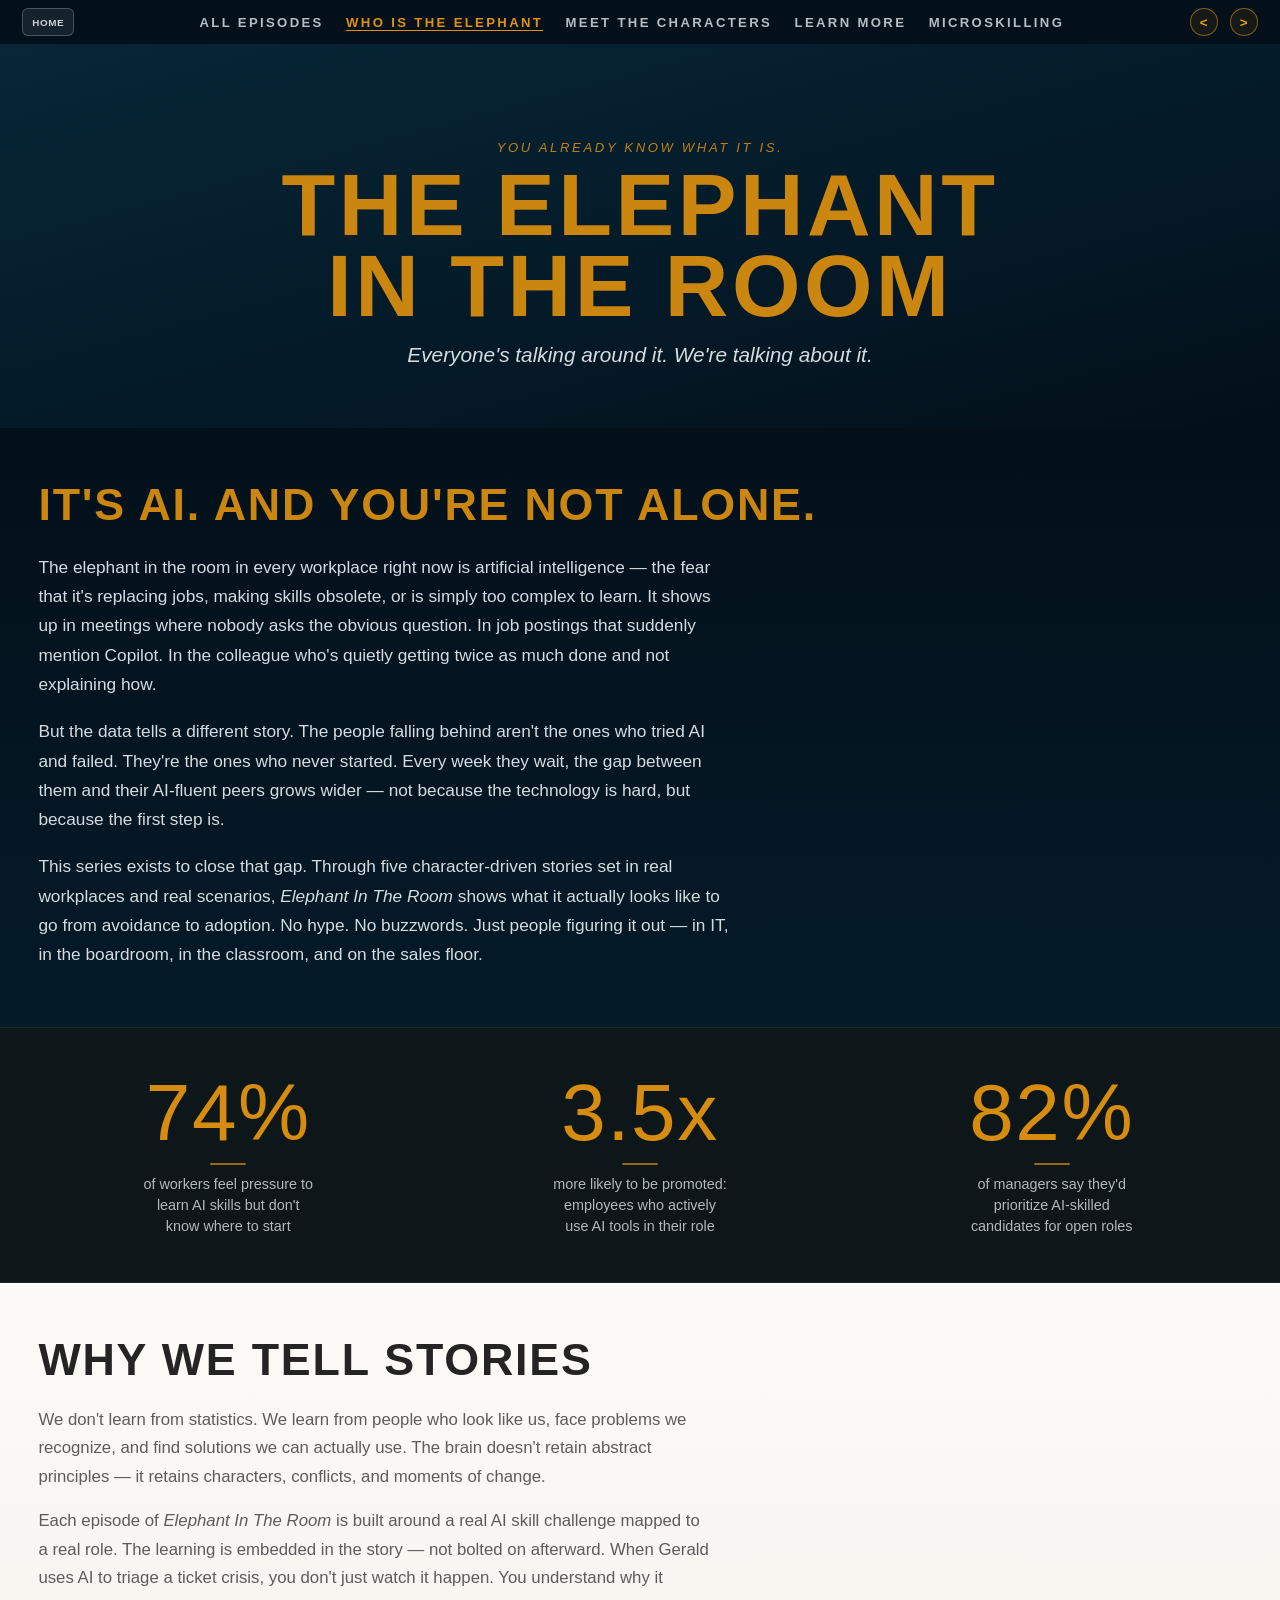
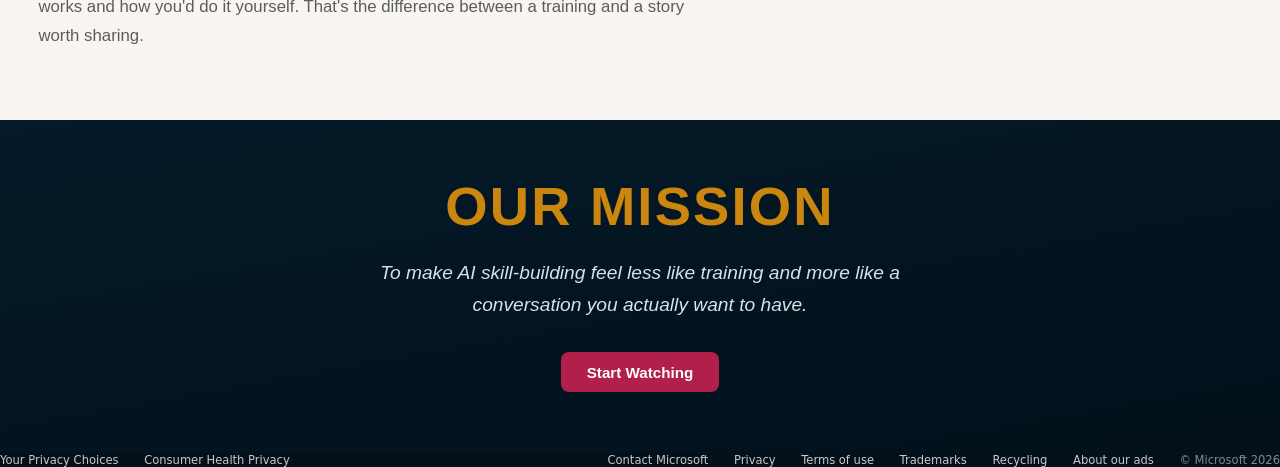
<file: who-is-the-elephant.html>
<!-- Copyright (c) Microsoft Corporation. Licensed under the MIT License. -->
<!DOCTYPE html>
<html lang="en">
<head>
	<meta charset="UTF-8" />
	<link rel="icon" type="image/x-icon" href="favicon.ico" />
	<meta name="viewport" content="width=device-width, initial-scale=1.0" />
  <meta name="description" content="Discover the mission behind Elephant In The Room and why AI fear is the biggest workplace challenge of our time." />
  <meta property="og:title" content="Who Is the Elephant | Elephant In The Room | AI Skills Navigator" />
  <meta property="og:description" content="Discover the mission behind Elephant In The Room and why AI fear is the biggest workplace challenge of our time." />
  <meta property="og:type" content="website" />
  <meta property="og:url" content="https://aiskillsnavigator.microsoft.com/eitr/" />
  <meta name="twitter:card" content="summary_large_image" />
  <meta name="twitter:site" content="@Microsoft" />
  <meta property="og:image" content="Images/eitr-logo.png" />
  <meta name="twitter:image" content="Images/eitr-logo.png" />
	<title>Who Is the Elephant | Elephant In The Room | AI Skills Navigator</title>

  <!-- Microsoft Clarity analytics -->
  <script type="text/javascript">
    (function(c,l,a,r,i,t,y){
      c[a]=c[a]||function(){(c[a].q=c[a].q||[]).push(arguments)};
      t=l.createElement(r);t.async=1;t.src="https://www.clarity.ms/tag/"+i;
      y=l.getElementsByTagName(r)[0];y.parentNode.insertBefore(t,y);
    })(window,document,"clarity","script","ttqwpbrhaw");
  </script>

  <!-- Microsoft WCP Cookie Consent -->
  <script src="https://wcpstatic.microsoft.com/mscc/lib/v2/wcp-consent.js"></script>
  <script>
    window.onload = function() {
      if (typeof WcpConsent !== 'undefined') {
        WcpConsent.init('en-US', 'cookie-banner', function(err, _siteConsent) {
          if (!err) { window.siteConsent = _siteConsent; }
        });
      }
    };
  </script>
	<script>
		(() => {
			const param = new URLSearchParams(window.location.search).get("scoutTheme");
			const theme = param || (window.matchMedia("(prefers-color-scheme: dark)").matches ? "dark" : "light");
			document.documentElement.setAttribute("data-theme", theme);
		})();
	</script>
	<link rel="stylesheet" href="styles.css" />
	<style>
		/* ── Active nav indicator ── */
		.nav-links a[aria-current="page"] {
			color: color-mix(in srgb, var(--cp-warning) 90%, var(--cp-text) 10%);
			text-decoration: underline;
			text-underline-offset: 3px;
		}

/* nav colors handled by styles.css */

		/* ── Home pill ── */
		.home-link {
			display: inline-flex;
			align-items: center;
			justify-content: center;
			padding: 0 0.55rem;
			height: 28px;
			border-radius: 6px;
			border: 1px solid rgba(255,255,255,0.22);
			background: rgba(255,255,255,0.08);
			color: rgba(242,247,251,0.82);
			font-size: 0.62rem;
			font-weight: 700;
			letter-spacing: 0.06em;
			text-transform: uppercase;
			text-decoration: none;
			transition: background 150ms;
		}
		.home-link:hover { background: rgba(255,255,255,0.16); }

		/* ── CTA button ── */
		.cta-btn {
			display: inline-block;
			padding: 0.7rem 1.6rem;
			background: var(--cp-accent);
			color: #fff;
			border-radius: 8px;
			font-size: 0.95rem;
			font-weight: 600;
			text-decoration: none;
			transition: background 180ms;
		}
		.cta-btn:hover { background: var(--cp-accent-hover); }

		/* ── Page hero ── */
		.page-hero {
			background: linear-gradient(165deg, var(--cp-ocean-soft) 0%, var(--cp-ocean-mid) 55%, var(--cp-ocean-deep) 100%);
			padding: 6rem 2.4rem 3.8rem;
			text-align: center;
		}
		.hero-kicker {
			font-size: 0.82rem;
			letter-spacing: 0.2em;
			text-transform: uppercase;
			color: color-mix(in srgb, var(--cp-warning) 78%, transparent 22%);
			margin: 0 0 0.65rem;
			font-style: italic;
		}
		.page-heading {
			font-family: Impact, Haettenschweiler, "Arial Narrow Bold", sans-serif;
			font-size: clamp(2.6rem, 7.5vw, 5.5rem);
			color: color-mix(in srgb, var(--cp-warning) 80%, var(--cp-text) 20%);
			text-transform: uppercase;
			letter-spacing: 0.04em;
			margin: 0 0 1rem;
			line-height: 0.92;
		}
		.hero-subline {
			font-size: 1.3rem;
			font-style: italic;
			color: var(--cp-ocean-text);
			margin: 0;
			opacity: 0.88;
		}

		/* ── Ocean dark body sections ── */
		.ocean-section {
			background: linear-gradient(180deg, var(--cp-ocean-deep) 0%, var(--cp-ocean-mid) 100%);
			padding: 3.2rem 2.4rem 3.6rem;
		}
		.ocean-section h2 {
			font-family: Impact, Haettenschweiler, "Arial Narrow Bold", sans-serif;
			font-size: clamp(1.8rem, 4vw, 2.8rem);
			color: color-mix(in srgb, var(--cp-warning) 80%, var(--cp-text) 20%);
			text-transform: uppercase;
			letter-spacing: 0.04em;
			margin: 0 0 1.4rem;
		}
		.ocean-section p {
			color: color-mix(in srgb, var(--cp-ocean-text) 88%, transparent 12%);
			font-size: 1.08rem;
			line-height: 1.7;
			margin: 0 0 1.1rem;
			max-width: 72ch;
		}
		.ocean-section p:last-child { margin-bottom: 0; }

		/* ── Stats bar ── */
		.stats-bar {
			background: color-mix(in srgb, var(--cp-ocean-deep) 96%, var(--cp-warning) 4%);
			border-top: 1px solid rgba(255,255,255,0.08);
			border-bottom: 1px solid rgba(255,255,255,0.08);
			padding: 2.8rem 2.4rem;
			display: grid;
			grid-template-columns: repeat(3, 1fr);
			gap: 2rem;
			text-align: center;
		}
		.stat { display: flex; flex-direction: column; gap: 0.6rem; align-items: center; }
		.stat-number {
			font-family: Impact, Haettenschweiler, "Arial Narrow Bold", sans-serif;
			font-size: clamp(3rem, 7vw, 5rem);
			line-height: 1;
			color: color-mix(in srgb, var(--cp-warning) 85%, var(--cp-text) 15%);
			letter-spacing: 0.02em;
		}
		.stat-divider {
			width: 36px;
			height: 2px;
			background: color-mix(in srgb, var(--cp-warning) 60%, transparent 40%);
			border-radius: 2px;
		}
		.stat-label {
			font-size: 0.9rem;
			color: color-mix(in srgb, var(--cp-ocean-text) 72%, transparent 28%);
			line-height: 1.45;
			max-width: 22ch;
		}

		/* ── Lighter "Why Stories Work" section ── */
		.light-section {
			background: linear-gradient(180deg, var(--cp-bg-elevated) 0%, var(--cp-bg) 100%);
			padding: 3.2rem 2.4rem 3.4rem;
		}
		.light-section h2 {
			font-family: Impact, Haettenschweiler, "Arial Narrow Bold", sans-serif;
			font-size: clamp(1.8rem, 4vw, 2.8rem);
			color: var(--cp-text);
			text-transform: uppercase;
			letter-spacing: 0.04em;
			margin: 0 0 1.3rem;
		}
		.light-section p {
			color: var(--cp-text-muted);
			font-size: 1.05rem;
			line-height: 1.7;
			margin: 0 0 1rem;
			max-width: 72ch;
		}

		/* ── Mission section ── */
		.mission-section {
			background: linear-gradient(170deg, var(--cp-ocean-mid) 0%, var(--cp-ocean-deep) 100%);
			padding: 3.4rem 2.4rem 3.8rem;
			text-align: center;
		}
		.mission-section h2 {
			font-family: Impact, Haettenschweiler, "Arial Narrow Bold", sans-serif;
			font-size: clamp(2rem, 5vw, 3.4rem);
			color: color-mix(in srgb, var(--cp-warning) 80%, var(--cp-text) 20%);
			text-transform: uppercase;
			letter-spacing: 0.04em;
			margin: 0 0 1.2rem;
		}
		.mission-section p {
			color: color-mix(in srgb, var(--cp-ocean-text) 90%, transparent 10%);
			font-size: 1.2rem;
			line-height: 1.65;
			margin: 0 auto 2rem;
			max-width: 58ch;
			font-style: italic;
		}

		@media (max-width: 700px) {
			.stats-bar {
				grid-template-columns: 1fr;
				gap: 2.4rem;
			}
			.page-hero { padding: 5rem 1.2rem 2.6rem; }
			.ocean-section,
			.light-section,
			.mission-section { padding: 2.4rem 1.2rem 2.8rem; }
			.stats-bar { padding: 2rem 1.2rem; }
		}
	</style>
</head>
<body>
  <div id="cookie-banner"></div>
  <a class="skip-nav" href="#main-content" tabindex="0" style="position:absolute;width:1px;height:1px;padding:0;margin:-1px;overflow:hidden;clip:rect(0,0,0,0);white-space:nowrap;border:0;">Skip to main content</a>

<main id="main-content" class="page-shell">
		<header class="top-nav">
			<div class="menu-left">
				<a href="index.html" class="home-link" aria-label="Home – Elephant In The Room">Home</a>
				<button class="nav-hamburger" aria-label="Open menu" aria-expanded="false" aria-controls="main-nav" onclick="var n=document.getElementById('main-nav');var open=n.classList.toggle('open');this.setAttribute('aria-expanded',open);"><span></span><span></span><span></span></button>
			</div>
			<nav class="nav-links" id="main-nav" aria-label="Main navigation">
				<a href="all-episodes.html">All Episodes</a>
				<a href="who-is-the-elephant.html" aria-current="page">Who Is the Elephant</a>
				<a href="meet-the-characters.html">Meet the Characters</a>
				<a href="learn-more.html">Learn More</a>
				<a href="microskilling.html">Microskilling</a>
			</nav>
			<div class="menu-right">
				<button class="arrow-btn" type="button" aria-label="Previous" onclick="location.href='all-episodes.html'">&lt;</button>
				<button class="arrow-btn" type="button" aria-label="Next" onclick="location.href='meet-the-characters.html'">&gt;</button>
			</div>
		</header>

		<!-- Hero -->
		<section class="page-hero">
			<p class="hero-kicker">You already know what it is.</p>
			<h1 class="page-heading">The Elephant<br>In The Room</h1>
			<p class="hero-subline">Everyone's talking around it. We're talking about it.</p>
		</section>

		<!-- It's AI section -->
		<section class="ocean-section">
			<h2>It's AI. And you're not alone.</h2>
			<p>The elephant in the room in every workplace right now is artificial intelligence — the fear that it's replacing jobs, making skills obsolete, or is simply too complex to learn. It shows up in meetings where nobody asks the obvious question. In job postings that suddenly mention Copilot. In the colleague who's quietly getting twice as much done and not explaining how.</p>
			<p>But the data tells a different story. The people falling behind aren't the ones who tried AI and failed. They're the ones who never started. Every week they wait, the gap between them and their AI-fluent peers grows wider — not because the technology is hard, but because the first step is.</p>
			<p>This series exists to close that gap. Through five character-driven stories set in real workplaces and real scenarios, <em>Elephant In The Room</em> shows what it actually looks like to go from avoidance to adoption. No hype. No buzzwords. Just people figuring it out — in IT, in the boardroom, in the classroom, and on the sales floor.</p>
		</section>

		<!-- Stats bar -->
		<div class="stats-bar" role="region" aria-label="Key statistics">
			<div class="stat">
				<span class="stat-number">74%</span>
				<div class="stat-divider"></div>
				<span class="stat-label">of workers feel pressure to learn AI skills but don't know where to start</span>
			</div>
			<div class="stat">
				<span class="stat-number">3.5x</span>
				<div class="stat-divider"></div>
				<span class="stat-label">more likely to be promoted: employees who actively use AI tools in their role</span>
			</div>
			<div class="stat">
				<span class="stat-number">82%</span>
				<div class="stat-divider"></div>
				<span class="stat-label">of managers say they'd prioritize AI-skilled candidates for open roles</span>
			</div>
		</div>

		<!-- Why Stories Work -->
		<section class="light-section">
			<h2>Why We Tell Stories</h2>
			<p>We don't learn from statistics. We learn from people who look like us, face problems we recognize, and find solutions we can actually use. The brain doesn't retain abstract principles — it retains characters, conflicts, and moments of change.</p>
			<p>Each episode of <em>Elephant In The Room</em> is built around a real AI skill challenge mapped to a real role. The learning is embedded in the story — not bolted on afterward. When Gerald uses AI to triage a ticket crisis, you don't just watch it happen. You understand why it works and how you'd do it yourself. That's the difference between a training and a story worth sharing.</p>
		</section>

		<!-- Mission -->
		<section class="mission-section">
			<h2>Our Mission</h2>
			<p>To make AI skill-building feel less like training and more like a conversation you actually want to have.</p>
			<a href="all-episodes.html" class="cta-btn">Start Watching</a>
		</section>
	</main>
  <footer class="ms-footer" role="contentinfo" aria-label="Microsoft footer">
    <nav style="display:flex;flex-direction:row;justify-content:space-between;align-items:center;flex-wrap:wrap;gap:0.5rem;font-size:0.72rem;font-family:'Segoe UI',system-ui,sans-serif;">
      <div style="display:flex;align-items:center;gap:1.6rem;flex-wrap:wrap;">
        <a href="https://privacy.microsoft.com/en-us/privacystatement" target="_blank" rel="noopener" style="color:#c8c8c8;text-decoration:none;white-space:nowrap;">Your Privacy Choices</a>
        <a href="https://go.microsoft.com/fwlink/?LinkId=521839" target="_blank" rel="noopener" style="color:#c8c8c8;text-decoration:none;white-space:nowrap;">Consumer Health Privacy</a>
      </div>
      <div style="display:flex;align-items:center;gap:1.6rem;flex-wrap:wrap;">
        <a href="https://support.microsoft.com/contactus" target="_blank" rel="noopener" style="color:#c8c8c8;text-decoration:none;white-space:nowrap;">Contact Microsoft</a>
        <a href="https://privacy.microsoft.com/en-us/privacystatement" target="_blank" rel="noopener" style="color:#c8c8c8;text-decoration:none;white-space:nowrap;">Privacy</a>
        <a href="https://go.microsoft.com/fwlink/?LinkID=206977" target="_blank" rel="noopener" style="color:#c8c8c8;text-decoration:none;white-space:nowrap;">Terms of use</a>
        <a href="https://www.microsoft.com/trademarks" target="_blank" rel="noopener" style="color:#c8c8c8;text-decoration:none;white-space:nowrap;">Trademarks</a>
        <a href="https://www.microsoft.com/en-us/legal/compliance/recycling" target="_blank" rel="noopener" style="color:#c8c8c8;text-decoration:none;white-space:nowrap;">Recycling</a>
        <a href="https://go.microsoft.com/fwlink/?LinkId=248395" target="_blank" rel="noopener" style="color:#c8c8c8;text-decoration:none;white-space:nowrap;">About our ads</a>
        <span style="color:#888;white-space:nowrap;">&copy; Microsoft <script>document.write(new Date().getFullYear())</script></span>
      </div>
    </nav>
  </footer>
</body>
</html>
</file>
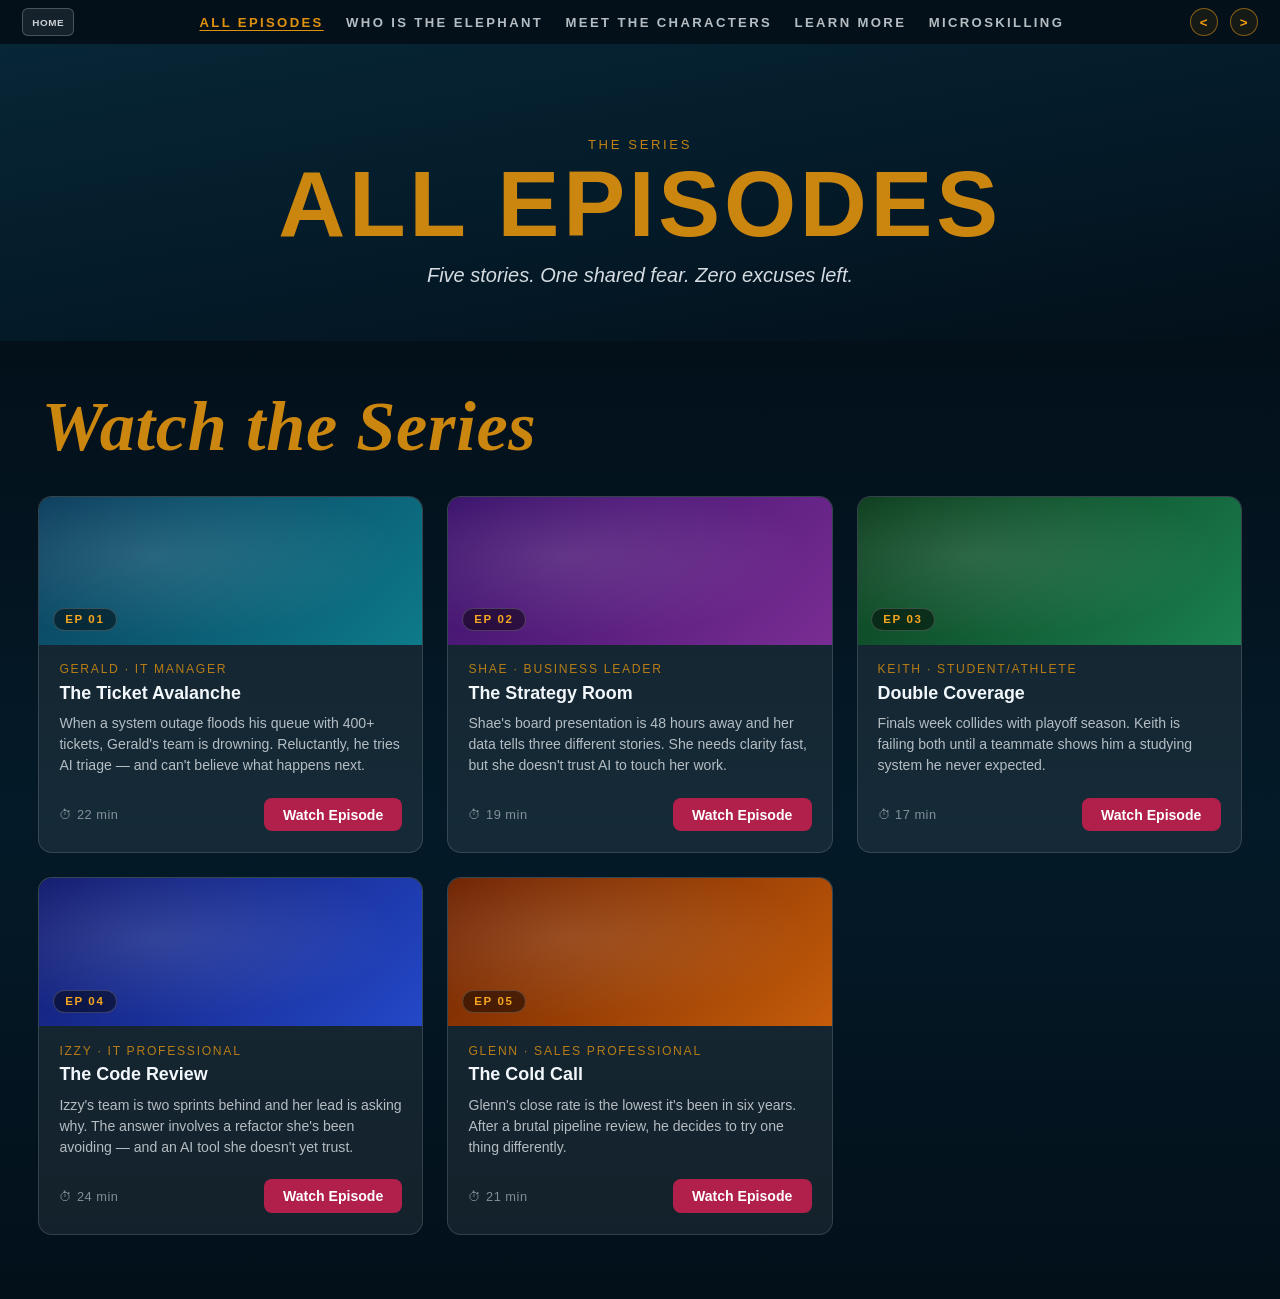
<file: VS/EITR_LandingPage_VS/all-episodes.html>
<!DOCTYPE html>
<html lang="en">
<head>
	<meta charset="UTF-8" />
	<link rel="icon" type="image/x-icon" href="favicon.ico" />
	<meta name="viewport" content="width=device-width, initial-scale=1.0" />
	<title>All Episodes – Elephant In The Room</title>
	<script>
		(() => {
			const param = new URLSearchParams(window.location.search).get("scoutTheme");
			const theme = param || (window.matchMedia("(prefers-color-scheme: dark)").matches ? "dark" : "light");
			document.documentElement.setAttribute("data-theme", theme);
		})();
	</script>
	<link rel="stylesheet" href="styles.css" />
	<style>
		/* ── Active nav indicator ── */
		.nav-links a[aria-current="page"] {
			color: color-mix(in srgb, var(--cp-warning) 90%, var(--cp-text) 10%);
			text-decoration: underline;
			text-underline-offset: 3px;
		}

/* nav colors handled by styles.css */

		/* ── Home pill ── */
		.home-link {
			display: inline-flex;
			align-items: center;
			justify-content: center;
			padding: 0 0.55rem;
			height: 28px;
			border-radius: 6px;
			border: 1px solid rgba(255,255,255,0.22);
			background: rgba(255,255,255,0.08);
			color: rgba(242,247,251,0.82);
			font-size: 0.62rem;
			font-weight: 700;
			letter-spacing: 0.06em;
			text-transform: uppercase;
			text-decoration: none;
			transition: background 150ms;
		}
		.home-link:hover { background: rgba(255,255,255,0.16); }

		/* ── CTA button ── */
		.cta-btn {
			display: inline-block;
			padding: 0.55rem 1.2rem;
			background: var(--cp-accent);
			color: #fff;
			border-radius: 8px;
			font-size: 0.88rem;
			font-weight: 600;
			text-decoration: none;
			transition: background 180ms;
			white-space: nowrap;
		}
		.cta-btn:hover { background: var(--cp-accent-hover); }

		/* ── Page hero ── */
		.page-hero {
			background: linear-gradient(170deg, var(--cp-ocean-soft) 0%, var(--cp-ocean-mid) 55%, var(--cp-ocean-deep) 100%);
			padding: 5.8rem 2.4rem 3.4rem;
			text-align: center;
		}
		.hero-kicker {
			font-size: 0.82rem;
			letter-spacing: 0.2em;
			text-transform: uppercase;
			color: color-mix(in srgb, var(--cp-warning) 78%, transparent 22%);
			margin: 0 0 0.65rem;
		}
		.page-heading {
			font-family: Impact, Haettenschweiler, "Arial Narrow Bold", sans-serif;
			font-size: clamp(3rem, 8vw, 5.8rem);
			color: color-mix(in srgb, var(--cp-warning) 80%, var(--cp-text) 20%);
			text-transform: uppercase;
			letter-spacing: 0.04em;
			margin: 0 0 1rem;
			line-height: 0.92;
		}
		.hero-subline {
			font-size: 1.25rem;
			font-style: italic;
			color: var(--cp-ocean-text);
			margin: 0;
			opacity: 0.88;
		}

		/* ── Episodes section ── */
		.episodes-section {
			background: linear-gradient(180deg, var(--cp-ocean-deep) 0%, var(--cp-ocean-mid) 50%, var(--cp-ocean-deep) 100%);
			padding: 2.8rem 2.4rem 4rem;
		}
		.episodes-section .section-title {
			text-align: left;
			padding-left: 0.2rem;
			padding-right: 0;
			margin-bottom: 1.8rem;
		}
		.episodes-grid {
			display: grid;
			grid-template-columns: repeat(auto-fill, minmax(300px, 1fr));
			gap: 1.5rem;
		}

		/* ── Episode card ── */
		.ep-card {
			background: rgba(255,255,255,0.07);
			border: 1px solid rgba(255,255,255,0.14);
			border-radius: 14px;
			overflow: hidden;
			display: flex;
			flex-direction: column;
			transition: transform 200ms, box-shadow 200ms;
		}
		.ep-card:hover {
			transform: translateY(-3px);
			box-shadow: 0 12px 32px rgba(0,0,0,0.35);
		}
		.ep-thumb {
			height: 148px;
			position: relative;
			display: flex;
			align-items: flex-end;
			padding: 0.85rem;
		}
		.ep-thumb-ep1 { background: linear-gradient(135deg, #0a3d5c 0%, #0d7a8a 100%); }
		.ep-thumb-ep2 { background: linear-gradient(135deg, #38106a 0%, #7a2d94 100%); }
		.ep-thumb-ep3 { background: linear-gradient(135deg, #0b3d1c 0%, #1a8050 100%); }
		.ep-thumb-ep4 { background: linear-gradient(135deg, #101a6e 0%, #2448c8 100%); }
		.ep-thumb-ep5 { background: linear-gradient(135deg, #6e2200 0%, #c45c0a 100%); }

		/* subtle texture overlay */
		.ep-thumb::before {
			content: "";
			position: absolute;
			inset: 0;
			background: radial-gradient(ellipse at 30% 40%, rgba(255,255,255,0.12) 0%, transparent 65%);
			pointer-events: none;
		}
		.ep-badge {
			position: relative;
			z-index: 1;
			display: inline-block;
			padding: 0.28rem 0.7rem;
			background: rgba(0,0,0,0.48);
			color: color-mix(in srgb, var(--cp-warning) 92%, white 8%);
			border-radius: 999px;
			font-size: 0.72rem;
			font-weight: 700;
			letter-spacing: 0.14em;
			backdrop-filter: blur(4px);
			border: 1px solid rgba(255,255,255,0.18);
		}
		.ep-body {
			padding: 1.1rem 1.25rem 1.3rem;
			flex: 1;
			display: flex;
			flex-direction: column;
			gap: 0.35rem;
		}
		.ep-character {
			font-size: 0.76rem;
			letter-spacing: 0.14em;
			text-transform: uppercase;
			color: color-mix(in srgb, var(--cp-warning) 72%, transparent 28%);
			margin: 0;
		}
		.ep-title {
			font-size: 1.12rem;
			font-weight: 700;
			color: var(--cp-ocean-text);
			margin: 0;
			line-height: 1.25;
		}
		.ep-desc {
			font-size: 0.88rem;
			color: color-mix(in srgb, var(--cp-ocean-text) 72%, transparent 28%);
			line-height: 1.5;
			margin: 0.2rem 0 0;
			flex: 1;
		}
		.ep-footer {
			display: flex;
			align-items: center;
			justify-content: space-between;
			margin-top: 1rem;
			gap: 0.6rem;
		}
		.ep-duration {
			font-size: 0.8rem;
			color: color-mix(in srgb, var(--cp-ocean-text) 50%, transparent 50%);
			letter-spacing: 0.04em;
		}

		@media (max-width: 640px) {
			.episodes-grid { grid-template-columns: 1fr; }
			.page-hero { padding: 5rem 1.2rem 2.4rem; }
			.episodes-section { padding: 2rem 1.2rem 2.8rem; }
		}
	</style>
</head>
<body>
	<main class="page-shell">
		<header class="top-nav">
			<div class="menu-left">
				<a href="index.html" class="home-link" aria-label="Home – Elephant In The Room">Home</a>
				<button class="nav-hamburger" aria-label="Open menu" aria-expanded="false" aria-controls="main-nav" onclick="var n=document.getElementById('main-nav');var open=n.classList.toggle('open');this.setAttribute('aria-expanded',open);"><span></span><span></span><span></span></button>
			</div>
			<nav class="nav-links" id="main-nav" aria-label="Main navigation">
				<a href="all-episodes.html" aria-current="page">All Episodes</a>
				<a href="who-is-the-elephant.html">Who Is the Elephant</a>
				<a href="meet-the-characters.html">Meet the Characters</a>
				<a href="learn-more.html">Learn More</a>
				<a href="microskilling.html">Microskilling</a>
			</nav>
			<div class="menu-right">
				<button class="arrow-btn" type="button" aria-label="Previous" onclick="location.href='index.html'">&lt;</button>
				<button class="arrow-btn" type="button" aria-label="Next" onclick="location.href='who-is-the-elephant.html'">&gt;</button>
			</div>
		</header>

		<section class="page-hero">
			<p class="hero-kicker">The Series</p>
			<h1 class="page-heading">All Episodes</h1>
			<p class="hero-subline">Five stories. One shared fear. Zero excuses left.</p>
		</section>

		<section class="episodes-section">
			<h2 class="section-title">Watch the Series</h2>
			<div class="episodes-grid">

				<article class="ep-card">
					<div class="ep-thumb ep-thumb-ep1">
						<span class="ep-badge">EP 01</span>
					</div>
					<div class="ep-body">
						<p class="ep-character">Gerald &middot; IT Manager</p>
						<h3 class="ep-title">The Ticket Avalanche</h3>
						<p class="ep-desc">When a system outage floods his queue with 400+ tickets, Gerald's team is drowning. Reluctantly, he tries AI triage — and can't believe what happens next.</p>
						<div class="ep-footer">
							<span class="ep-duration">&#9201; 22 min</span>
							<a href="meet-the-characters.html#gerald" class="cta-btn">Watch Episode</a>
						</div>
					</div>
				</article>

				<article class="ep-card">
					<div class="ep-thumb ep-thumb-ep2">
						<span class="ep-badge">EP 02</span>
					</div>
					<div class="ep-body">
						<p class="ep-character">Shae &middot; Business Leader</p>
						<h3 class="ep-title">The Strategy Room</h3>
						<p class="ep-desc">Shae's board presentation is 48 hours away and her data tells three different stories. She needs clarity fast, but she doesn't trust AI to touch her work.</p>
						<div class="ep-footer">
							<span class="ep-duration">&#9201; 19 min</span>
							<a href="meet-the-characters.html#shae" class="cta-btn">Watch Episode</a>
						</div>
					</div>
				</article>

				<article class="ep-card">
					<div class="ep-thumb ep-thumb-ep3">
						<span class="ep-badge">EP 03</span>
					</div>
					<div class="ep-body">
						<p class="ep-character">Keith &middot; Student/Athlete</p>
						<h3 class="ep-title">Double Coverage</h3>
						<p class="ep-desc">Finals week collides with playoff season. Keith is failing both until a teammate shows him a studying system he never expected.</p>
						<div class="ep-footer">
							<span class="ep-duration">&#9201; 17 min</span>
							<a href="meet-the-characters.html#keith" class="cta-btn">Watch Episode</a>
						</div>
					</div>
				</article>

				<article class="ep-card">
					<div class="ep-thumb ep-thumb-ep4">
						<span class="ep-badge">EP 04</span>
					</div>
					<div class="ep-body">
						<p class="ep-character">Izzy &middot; IT Professional</p>
						<h3 class="ep-title">The Code Review</h3>
						<p class="ep-desc">Izzy's team is two sprints behind and her lead is asking why. The answer involves a refactor she's been avoiding — and an AI tool she doesn't yet trust.</p>
						<div class="ep-footer">
							<span class="ep-duration">&#9201; 24 min</span>
							<a href="meet-the-characters.html#izzy" class="cta-btn">Watch Episode</a>
						</div>
					</div>
				</article>

				<article class="ep-card">
					<div class="ep-thumb ep-thumb-ep5">
						<span class="ep-badge">EP 05</span>
					</div>
					<div class="ep-body">
						<p class="ep-character">Glenn &middot; Sales Professional</p>
						<h3 class="ep-title">The Cold Call</h3>
						<p class="ep-desc">Glenn's close rate is the lowest it's been in six years. After a brutal pipeline review, he decides to try one thing differently.</p>
						<div class="ep-footer">
							<span class="ep-duration">&#9201; 21 min</span>
							<a href="meet-the-characters.html#glenn" class="cta-btn">Watch Episode</a>
						</div>
					</div>
				</article>

			</div>
		</section>
	</main>
</body>
</html>
</file>
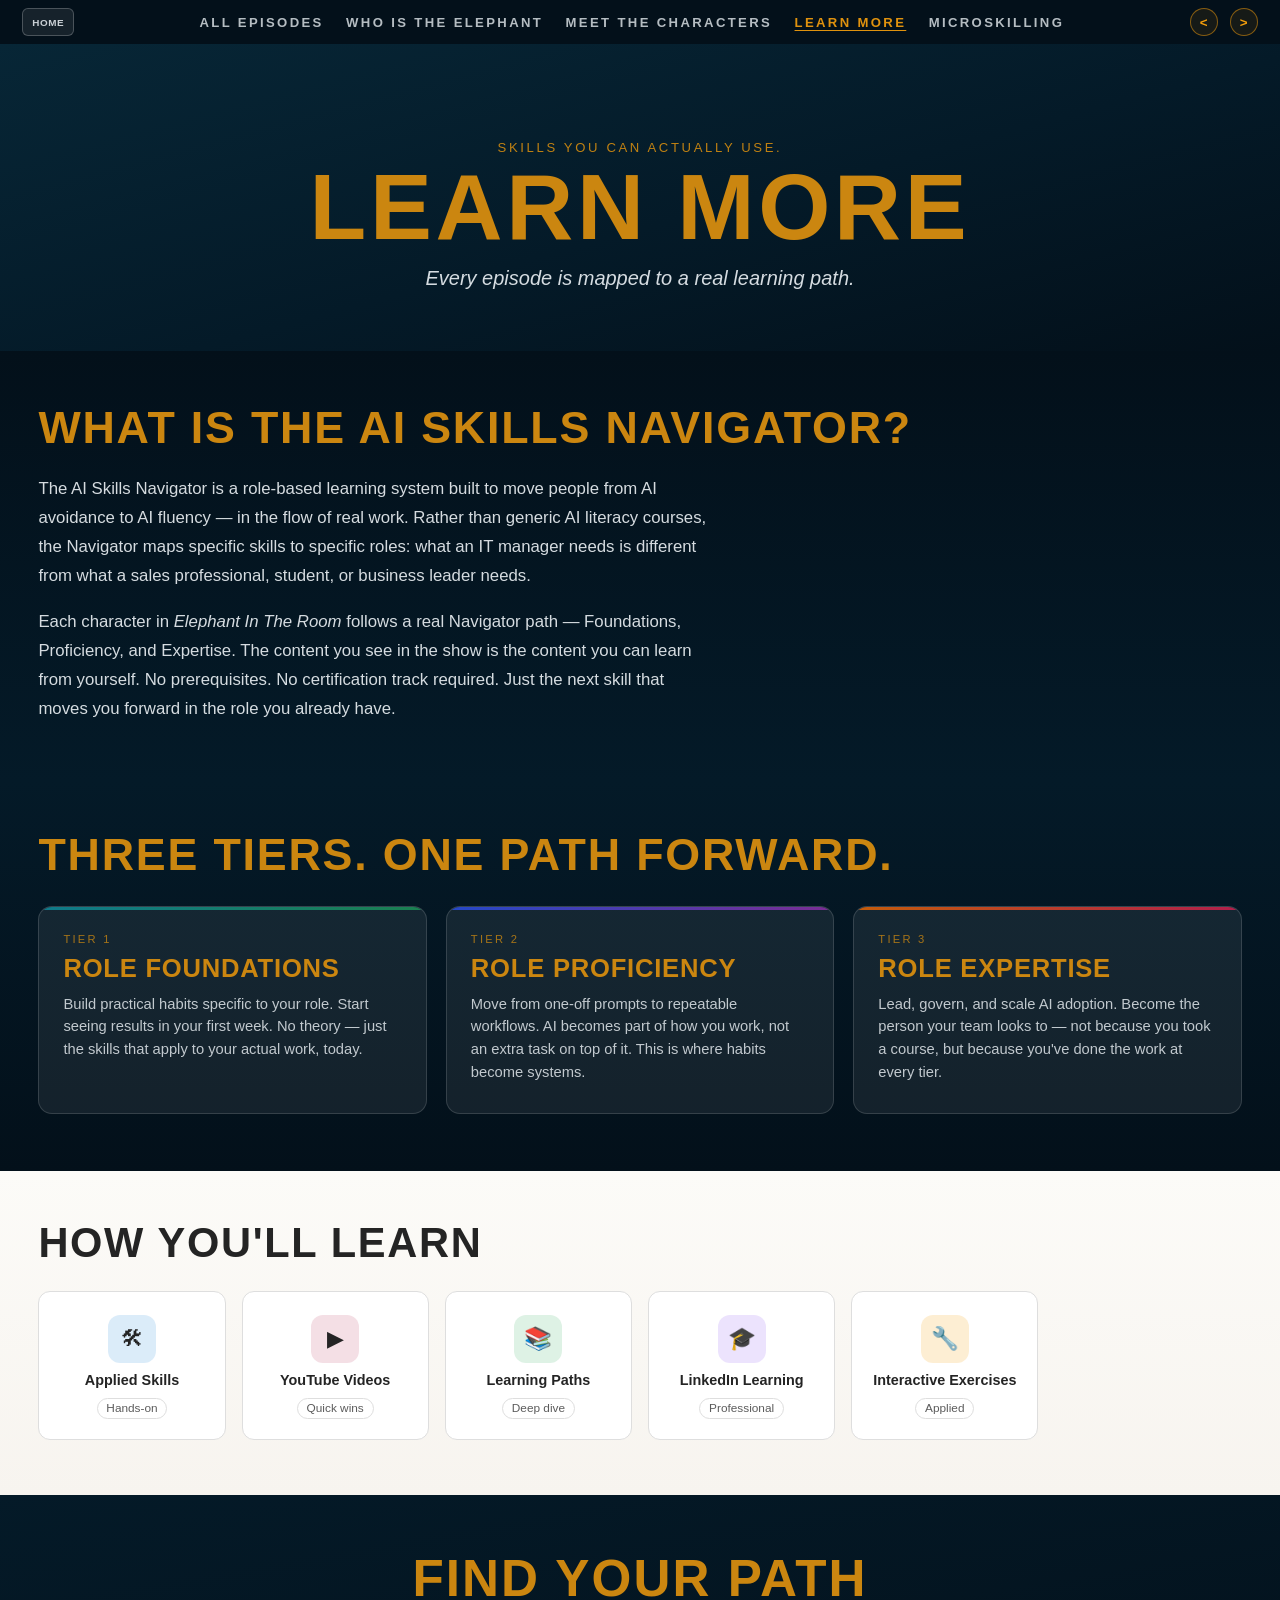
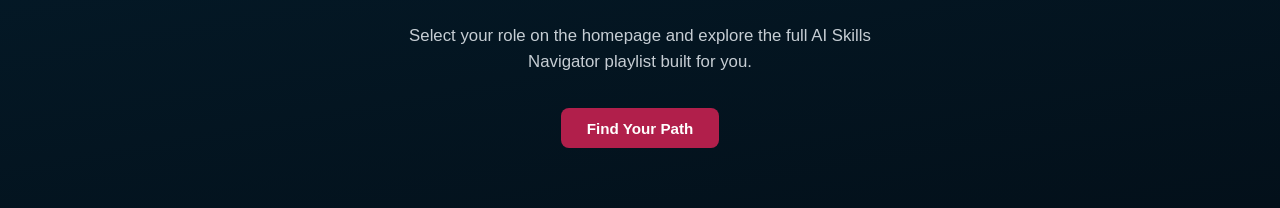
<file: VS/EITR_LandingPage_VS/learn-more.html>
<!DOCTYPE html>
<html lang="en">
<head>
	<meta charset="UTF-8" />
	<link rel="icon" type="image/x-icon" href="favicon.ico" />
	<meta name="viewport" content="width=device-width, initial-scale=1.0" />
	<title>Learn More – Elephant In The Room</title>
	<script>
		(() => {
			const param = new URLSearchParams(window.location.search).get("scoutTheme");
			const theme = param || (window.matchMedia("(prefers-color-scheme: dark)").matches ? "dark" : "light");
			document.documentElement.setAttribute("data-theme", theme);
		})();
	</script>
	<link rel="stylesheet" href="styles.css" />
	<style>
		/* ── Active nav indicator ── */
		.nav-links a[aria-current="page"] {
			color: color-mix(in srgb, var(--cp-warning) 90%, var(--cp-text) 10%);
			text-decoration: underline;
			text-underline-offset: 3px;
		}

/* nav colors handled by styles.css */

		/* ── Home pill ── */
		.home-link {
			display: inline-flex;
			align-items: center;
			justify-content: center;
			padding: 0 0.55rem;
			height: 28px;
			border-radius: 6px;
			border: 1px solid rgba(255,255,255,0.22);
			background: rgba(255,255,255,0.08);
			color: rgba(242,247,251,0.82);
			font-size: 0.62rem;
			font-weight: 700;
			letter-spacing: 0.06em;
			text-transform: uppercase;
			text-decoration: none;
			transition: background 150ms;
		}
		.home-link:hover { background: rgba(255,255,255,0.16); }

		/* ── CTA button ── */
		.cta-btn {
			display: inline-block;
			padding: 0.7rem 1.6rem;
			background: var(--cp-accent);
			color: #fff;
			border-radius: 8px;
			font-size: 0.95rem;
			font-weight: 600;
			text-decoration: none;
			transition: background 180ms;
		}
		.cta-btn:hover { background: var(--cp-accent-hover); }

		/* ── Page hero ── */
		.page-hero {
			background: linear-gradient(165deg, var(--cp-ocean-soft) 0%, var(--cp-ocean-mid) 55%, var(--cp-ocean-deep) 100%);
			padding: 6rem 2.4rem 3.8rem;
			text-align: center;
		}
		.hero-kicker {
			font-size: 0.82rem;
			letter-spacing: 0.2em;
			text-transform: uppercase;
			color: color-mix(in srgb, var(--cp-warning) 78%, transparent 22%);
			margin: 0 0 0.65rem;
		}
		.page-heading {
			font-family: Impact, Haettenschweiler, "Arial Narrow Bold", sans-serif;
			font-size: clamp(3rem, 8vw, 5.8rem);
			color: color-mix(in srgb, var(--cp-warning) 80%, var(--cp-text) 20%);
			text-transform: uppercase;
			letter-spacing: 0.04em;
			margin: 0 0 1rem;
			line-height: 0.92;
		}
		.hero-subline {
			font-size: 1.25rem;
			font-style: italic;
			color: var(--cp-ocean-text);
			margin: 0;
			opacity: 0.88;
		}

		/* ── Navigator intro section ── */
		.ocean-section {
			background: linear-gradient(180deg, var(--cp-ocean-deep) 0%, var(--cp-ocean-mid) 100%);
			padding: 3.2rem 2.4rem 3.6rem;
		}
		.ocean-section h2 {
			font-family: Impact, Haettenschweiler, "Arial Narrow Bold", sans-serif;
			font-size: clamp(1.8rem, 4vw, 2.8rem);
			color: color-mix(in srgb, var(--cp-warning) 80%, var(--cp-text) 20%);
			text-transform: uppercase;
			letter-spacing: 0.04em;
			margin: 0 0 1.4rem;
		}
		.ocean-section p {
			color: color-mix(in srgb, var(--cp-ocean-text) 88%, transparent 12%);
			font-size: 1.05rem;
			line-height: 1.72;
			margin: 0 0 1.1rem;
			max-width: 72ch;
		}
		.ocean-section p:last-child { margin-bottom: 0; }

		/* ── Three Tiers section ── */
		.tiers-section {
			background: linear-gradient(180deg, var(--cp-ocean-mid) 0%, var(--cp-ocean-deep) 100%);
			padding: 3rem 2.4rem 3.6rem;
		}
		.tiers-section h2 {
			font-family: Impact, Haettenschweiler, "Arial Narrow Bold", sans-serif;
			font-size: clamp(1.8rem, 4vw, 2.8rem);
			color: color-mix(in srgb, var(--cp-warning) 80%, var(--cp-text) 20%);
			text-transform: uppercase;
			letter-spacing: 0.04em;
			margin: 0 0 1.6rem;
		}
		.tiers-grid {
			display: grid;
			grid-template-columns: repeat(3, 1fr);
			gap: 1.2rem;
		}
		.tier-card {
			background: rgba(255,255,255,0.07);
			border: 1px solid rgba(255,255,255,0.14);
			border-radius: 14px;
			padding: 1.6rem 1.5rem 1.8rem;
			display: flex;
			flex-direction: column;
			gap: 0.7rem;
			position: relative;
			overflow: hidden;
		}
		.tier-card::before {
			content: "";
			position: absolute;
			top: 0;
			left: 0;
			right: 0;
			height: 3px;
		}
		.tier-card:nth-child(1)::before { background: linear-gradient(90deg, #0e7a8a, #1a8050); }
		.tier-card:nth-child(2)::before { background: linear-gradient(90deg, #2448c8, #7a2d94); }
		.tier-card:nth-child(3)::before { background: linear-gradient(90deg, #c45c0a, var(--cp-accent)); }
		.tier-number {
			font-size: 0.7rem;
			letter-spacing: 0.2em;
			text-transform: uppercase;
			color: color-mix(in srgb, var(--cp-warning) 65%, transparent 35%);
		}
		.tier-title {
			font-family: Impact, Haettenschweiler, "Arial Narrow Bold", sans-serif;
			font-size: 1.6rem;
			color: color-mix(in srgb, var(--cp-warning) 80%, var(--cp-text) 20%);
			text-transform: uppercase;
			letter-spacing: 0.03em;
			margin: 0;
			line-height: 1;
		}
		.tier-desc {
			font-size: 0.92rem;
			color: color-mix(in srgb, var(--cp-ocean-text) 78%, transparent 22%);
			line-height: 1.55;
			margin: 0;
			flex: 1;
		}

		/* ── Formats section ── */
		.formats-section {
			background: linear-gradient(180deg, var(--cp-bg-elevated) 0%, var(--cp-bg) 100%);
			padding: 3rem 2.4rem 3.4rem;
		}
		.formats-section h2 {
			font-family: Impact, Haettenschweiler, "Arial Narrow Bold", sans-serif;
			font-size: clamp(1.8rem, 4vw, 2.6rem);
			color: var(--cp-text);
			text-transform: uppercase;
			letter-spacing: 0.04em;
			margin: 0 0 1.5rem;
		}
		.formats-grid {
			display: grid;
			grid-template-columns: repeat(auto-fill, minmax(180px, 1fr));
			gap: 1rem;
		}
		.format-card {
			background: var(--cp-surface);
			border: 1px solid var(--cp-border);
			border-radius: 12px;
			padding: 1.4rem 1.2rem 1.3rem;
			text-align: center;
			display: flex;
			flex-direction: column;
			align-items: center;
			gap: 0.6rem;
			transition: box-shadow 180ms, transform 180ms;
		}
		.format-card:hover {
			box-shadow: var(--cp-shadow);
			transform: translateY(-2px);
		}
		.format-icon {
			width: 48px;
			height: 48px;
			border-radius: 12px;
			display: flex;
			align-items: center;
			justify-content: center;
			font-size: 1.4rem;
		}
		.format-icon-blue   { background: color-mix(in srgb, #0078d4 14%, transparent 86%); }
		.format-icon-red    { background: color-mix(in srgb, var(--cp-accent) 14%, transparent 86%); }
		.format-icon-green  { background: color-mix(in srgb, #16a34a 14%, transparent 86%); }
		.format-icon-purple { background: color-mix(in srgb, #7c3aed 14%, transparent 86%); }
		.format-icon-amber  { background: color-mix(in srgb, var(--cp-warning) 18%, transparent 82%); }
		.format-name {
			font-size: 0.9rem;
			font-weight: 600;
			color: var(--cp-text);
			margin: 0;
		}
		.format-tag {
			font-size: 0.74rem;
			color: var(--cp-text-muted);
			border: 1px solid var(--cp-border);
			border-radius: 999px;
			padding: 0.15rem 0.55rem;
		}

		/* ── CTA section ── */
		.cta-section {
			background: linear-gradient(170deg, var(--cp-ocean-mid) 0%, var(--cp-ocean-deep) 100%);
			padding: 3.4rem 2.4rem 3.8rem;
			text-align: center;
		}
		.cta-section h2 {
			font-family: Impact, Haettenschweiler, "Arial Narrow Bold", sans-serif;
			font-size: clamp(2rem, 5vw, 3.2rem);
			color: color-mix(in srgb, var(--cp-warning) 80%, var(--cp-text) 20%);
			text-transform: uppercase;
			letter-spacing: 0.04em;
			margin: 0 0 0.9rem;
		}
		.cta-section p {
			color: color-mix(in srgb, var(--cp-ocean-text) 82%, transparent 18%);
			font-size: 1.05rem;
			margin: 0 auto 2rem;
			max-width: 50ch;
			line-height: 1.6;
		}

		@media (max-width: 760px) {
			.tiers-grid { grid-template-columns: 1fr; }
			.page-hero { padding: 5rem 1.2rem 2.4rem; }
			.ocean-section,
			.tiers-section,
			.formats-section,
			.cta-section { padding: 2.4rem 1.2rem 2.8rem; }
		}
	</style>
</head>
<body>
	<main class="page-shell">
		<header class="top-nav">
			<div class="menu-left">
				<a href="index.html" class="home-link" aria-label="Home – Elephant In The Room">Home</a>
				<button class="nav-hamburger" aria-label="Open menu" aria-expanded="false" aria-controls="main-nav" onclick="var n=document.getElementById('main-nav');var open=n.classList.toggle('open');this.setAttribute('aria-expanded',open);"><span></span><span></span><span></span></button>
			</div>
			<nav class="nav-links" id="main-nav" aria-label="Main navigation">
				<a href="all-episodes.html">All Episodes</a>
				<a href="who-is-the-elephant.html">Who Is the Elephant</a>
				<a href="meet-the-characters.html">Meet the Characters</a>
				<a href="learn-more.html" aria-current="page">Learn More</a>
				<a href="microskilling.html">Microskilling</a>
			</nav>
			<div class="menu-right">
				<button class="arrow-btn" type="button" aria-label="Previous" onclick="location.href='meet-the-characters.html'">&lt;</button>
				<button class="arrow-btn" type="button" aria-label="Next" onclick="location.href='microskilling.html'">&gt;</button>
			</div>
		</header>

		<!-- Hero -->
		<section class="page-hero">
			<p class="hero-kicker">Skills you can actually use.</p>
			<h1 class="page-heading">Learn More</h1>
			<p class="hero-subline">Every episode is mapped to a real learning path.</p>
		</section>

		<!-- Navigator intro -->
		<section class="ocean-section">
			<h2>What Is the AI Skills Navigator?</h2>
			<p>The AI Skills Navigator is a role-based learning system built to move people from AI avoidance to AI fluency — in the flow of real work. Rather than generic AI literacy courses, the Navigator maps specific skills to specific roles: what an IT manager needs is different from what a sales professional, student, or business leader needs.</p>
			<p>Each character in <em>Elephant In The Room</em> follows a real Navigator path — Foundations, Proficiency, and Expertise. The content you see in the show is the content you can learn from yourself. No prerequisites. No certification track required. Just the next skill that moves you forward in the role you already have.</p>
		</section>

		<!-- Three Tiers -->
		<section class="tiers-section">
			<h2>Three Tiers. One Path Forward.</h2>
			<div class="tiers-grid">
				<div class="tier-card">
					<span class="tier-number">Tier 1</span>
					<h3 class="tier-title">Role Foundations</h3>
					<p class="tier-desc">Build practical habits specific to your role. Start seeing results in your first week. No theory — just the skills that apply to your actual work, today.</p>
				</div>
				<div class="tier-card">
					<span class="tier-number">Tier 2</span>
					<h3 class="tier-title">Role Proficiency</h3>
					<p class="tier-desc">Move from one-off prompts to repeatable workflows. AI becomes part of how you work, not an extra task on top of it. This is where habits become systems.</p>
				</div>
				<div class="tier-card">
					<span class="tier-number">Tier 3</span>
					<h3 class="tier-title">Role Expertise</h3>
					<p class="tier-desc">Lead, govern, and scale AI adoption. Become the person your team looks to — not because you took a course, but because you've done the work at every tier.</p>
				</div>
			</div>
		</section>

		<!-- Formats section -->
		<section class="formats-section">
			<h2>How You'll Learn</h2>
			<div class="formats-grid">
				<div class="format-card">
					<div class="format-icon format-icon-blue">&#128736;</div>
					<p class="format-name">Applied Skills</p>
					<span class="format-tag">Hands-on</span>
				</div>
				<div class="format-card">
					<div class="format-icon format-icon-red">&#9654;</div>
					<p class="format-name">YouTube Videos</p>
					<span class="format-tag">Quick wins</span>
				</div>
				<div class="format-card">
					<div class="format-icon format-icon-green">&#128218;</div>
					<p class="format-name">Learning Paths</p>
					<span class="format-tag">Deep dive</span>
				</div>
				<div class="format-card">
					<div class="format-icon format-icon-purple">&#127891;</div>
					<p class="format-name">LinkedIn Learning</p>
					<span class="format-tag">Professional</span>
				</div>
				<div class="format-card">
					<div class="format-icon format-icon-amber">&#128295;</div>
					<p class="format-name">Interactive Exercises</p>
					<span class="format-tag">Applied</span>
				</div>
			</div>
		</section>

		<!-- CTA -->
		<section class="cta-section">
			<h2>Find Your Path</h2>
			<p>Select your role on the homepage and explore the full AI Skills Navigator playlist built for you.</p>
			<a href="index.html" class="cta-btn">Find Your Path</a>
		</section>
	</main>
</body>
</html>
</file>
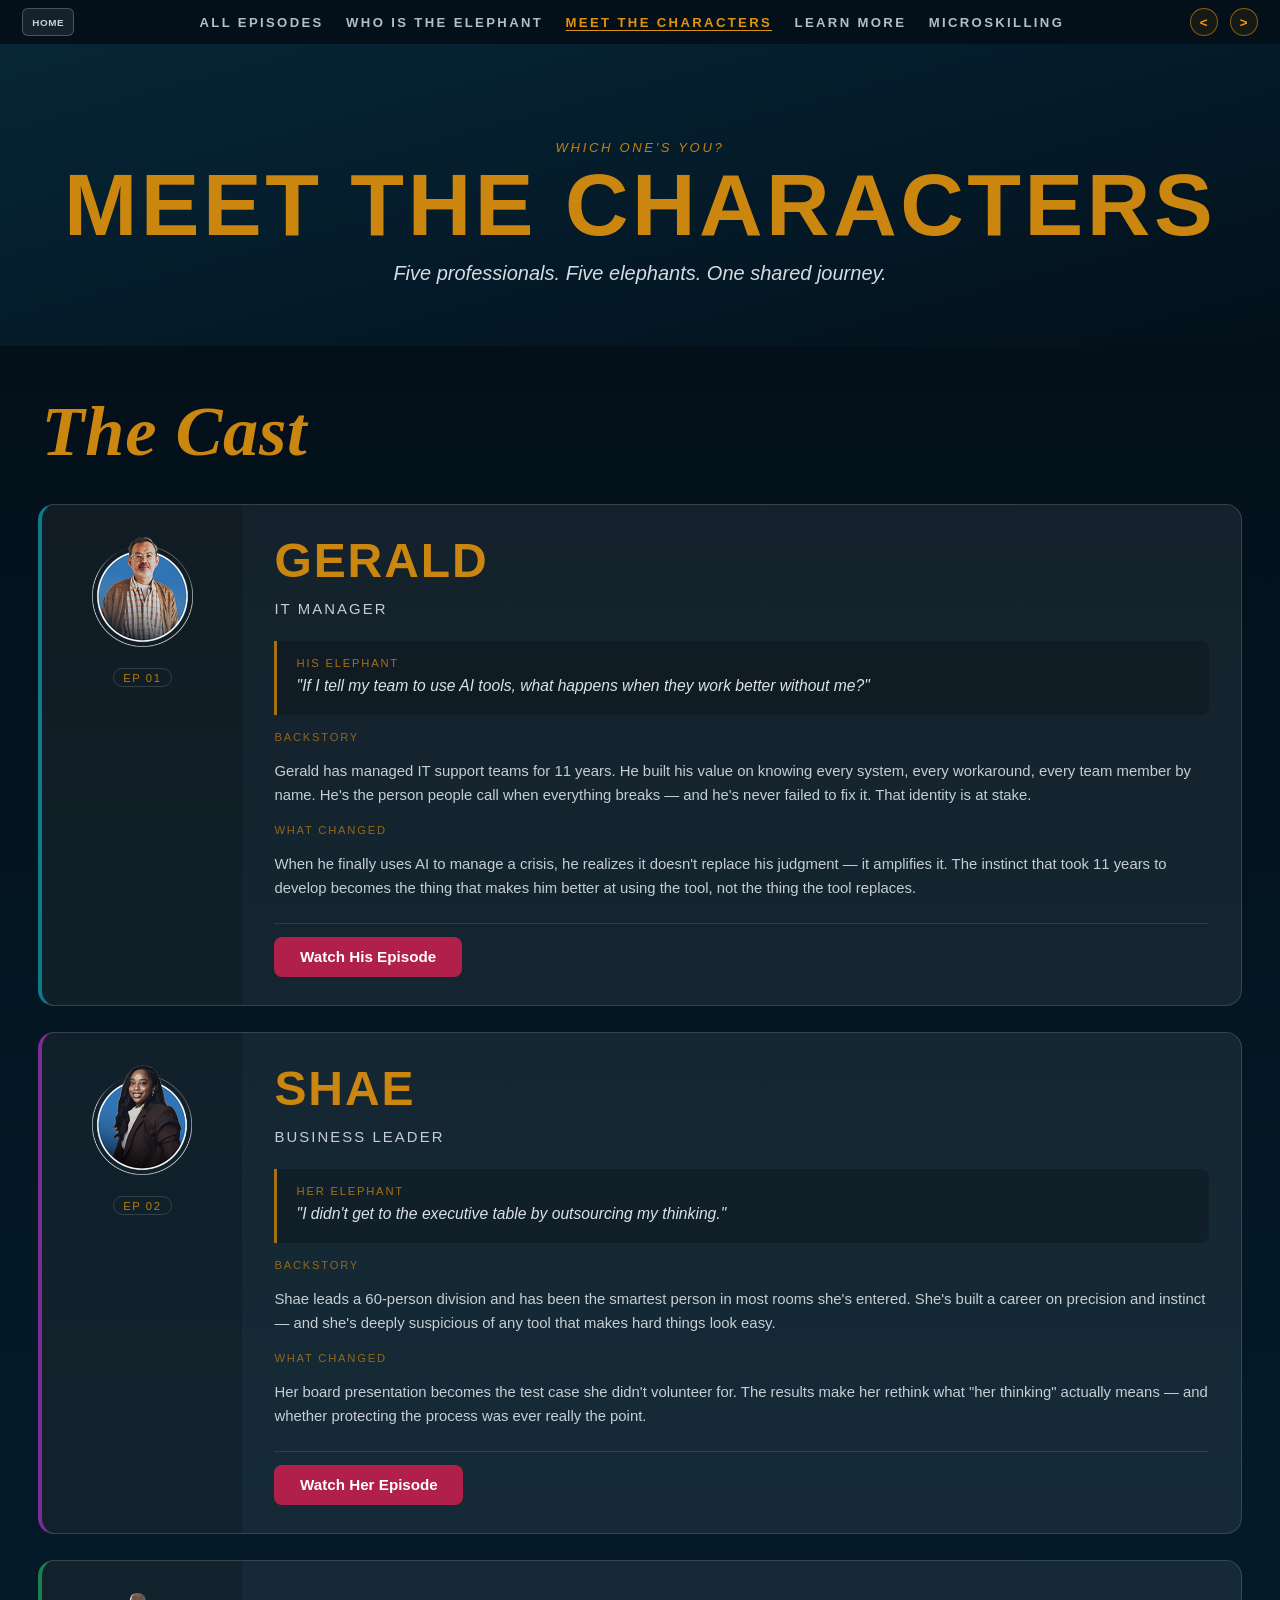
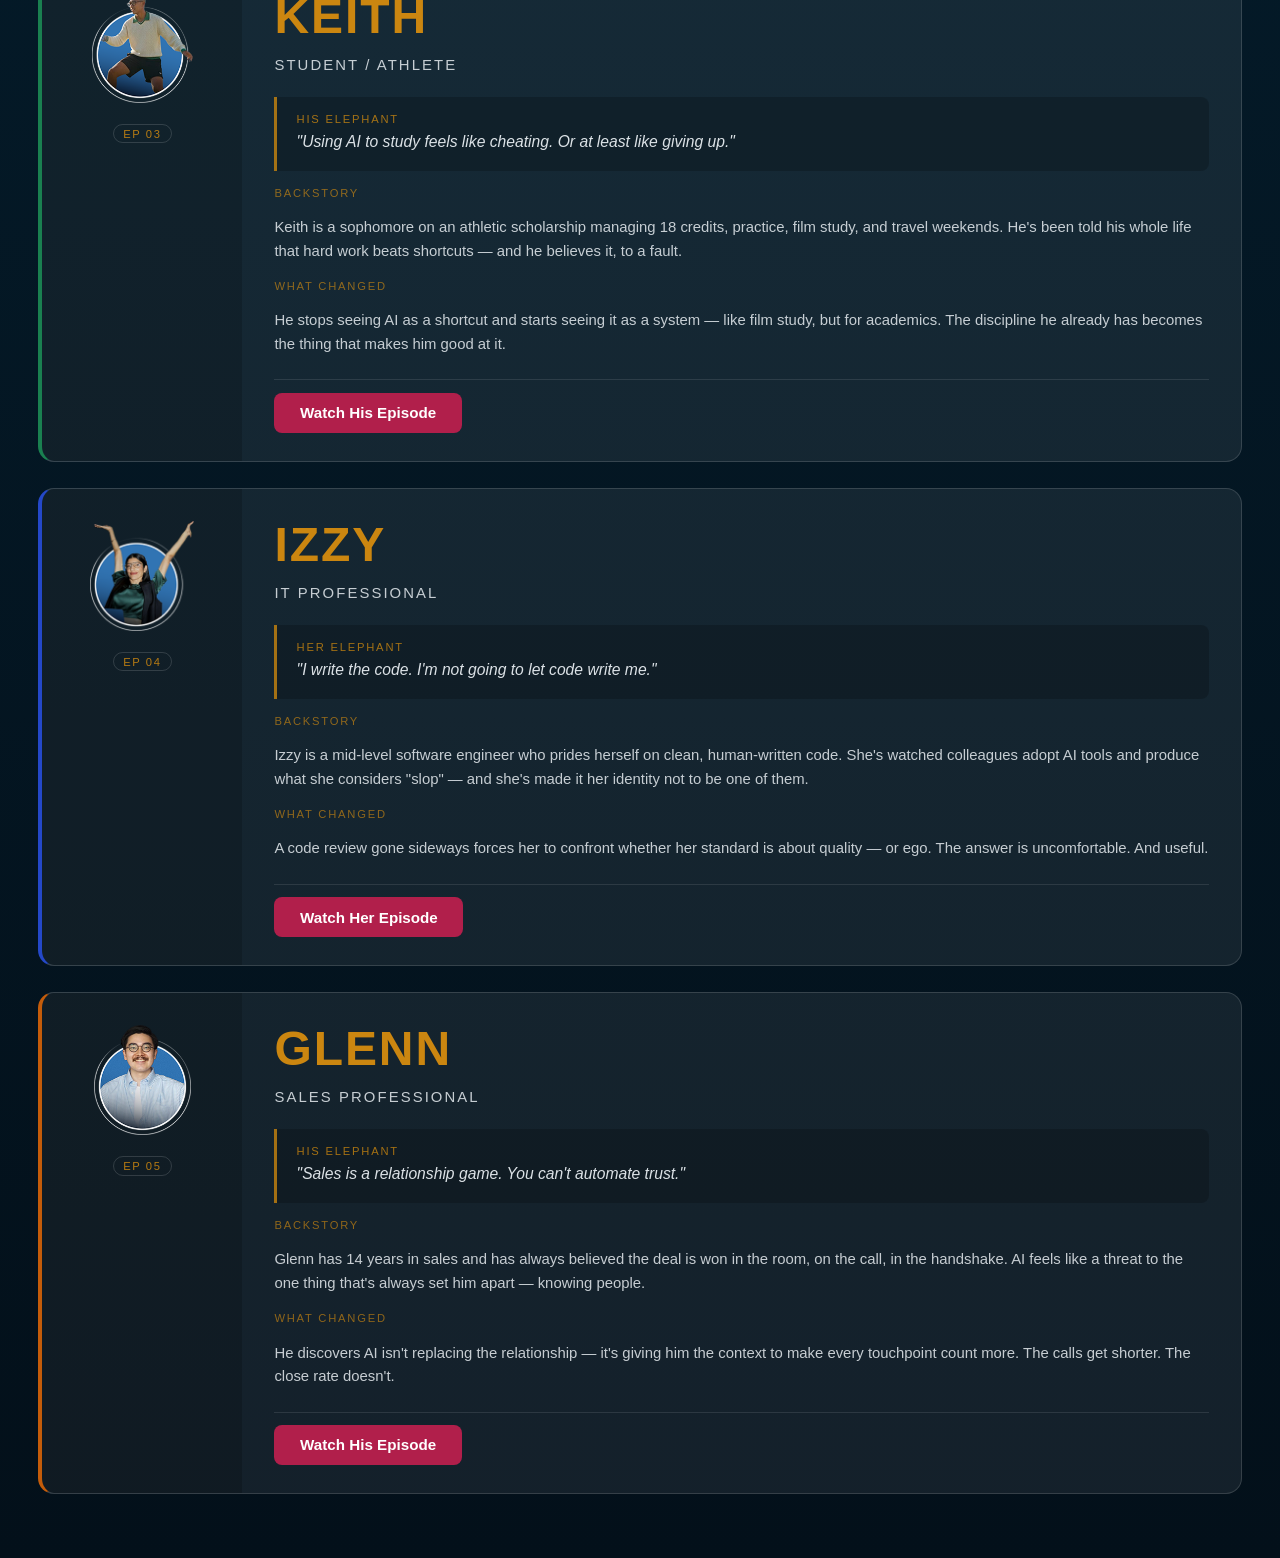
<file: VS/EITR_LandingPage_VS/meet-the-characters.html>
<!DOCTYPE html>
<html lang="en">
<head>
	<meta charset="UTF-8" />
	<link rel="icon" type="image/x-icon" href="favicon.ico" />
	<meta name="viewport" content="width=device-width, initial-scale=1.0" />
	<title>Meet the Characters – Elephant In The Room</title>
	<script>
		(() => {
			const param = new URLSearchParams(window.location.search).get("scoutTheme");
			const theme = param || (window.matchMedia("(prefers-color-scheme: dark)").matches ? "dark" : "light");
			document.documentElement.setAttribute("data-theme", theme);
		})();
	</script>
	<link rel="stylesheet" href="styles.css" />
	<style>
		/* ── Active nav indicator ── */
		.nav-links a[aria-current="page"] {
			color: color-mix(in srgb, var(--cp-warning) 90%, var(--cp-text) 10%);
			text-decoration: underline;
			text-underline-offset: 3px;
		}

/* nav colors handled by styles.css */

		/* ── Home pill ── */
		.home-link {
			display: inline-flex;
			align-items: center;
			justify-content: center;
			padding: 0 0.55rem;
			height: 28px;
			border-radius: 6px;
			border: 1px solid rgba(255,255,255,0.22);
			background: rgba(255,255,255,0.08);
			color: rgba(242,247,251,0.82);
			font-size: 0.62rem;
			font-weight: 700;
			letter-spacing: 0.06em;
			text-transform: uppercase;
			text-decoration: none;
			transition: background 150ms;
		}
		.home-link:hover { background: rgba(255,255,255,0.16); }

		/* ── CTA button ── */
		.cta-btn {
			display: inline-block;
			padding: 0.7rem 1.6rem;
			background: var(--cp-accent);
			color: #fff;
			border-radius: 8px;
			font-size: 0.95rem;
			font-weight: 600;
			text-decoration: none;
			transition: background 180ms;
		}
		.cta-btn:hover { background: var(--cp-accent-hover); }

		/* ── Page hero ── */
		.page-hero {
			background: linear-gradient(165deg, var(--cp-ocean-soft) 0%, var(--cp-ocean-mid) 55%, var(--cp-ocean-deep) 100%);
			padding: 6rem 2.4rem 3.8rem;
			text-align: center;
		}
		.hero-kicker {
			font-size: 0.82rem;
			letter-spacing: 0.2em;
			text-transform: uppercase;
			color: color-mix(in srgb, var(--cp-warning) 78%, transparent 22%);
			margin: 0 0 0.65rem;
			font-style: italic;
		}
		.page-heading {
			font-family: Impact, Haettenschweiler, "Arial Narrow Bold", sans-serif;
			font-size: clamp(2.8rem, 7.5vw, 5.5rem);
			color: color-mix(in srgb, var(--cp-warning) 80%, var(--cp-text) 20%);
			text-transform: uppercase;
			letter-spacing: 0.04em;
			margin: 0 0 1rem;
			line-height: 0.92;
		}
		.hero-subline {
			font-size: 1.25rem;
			font-style: italic;
			color: var(--cp-ocean-text);
			margin: 0;
			opacity: 0.88;
		}

		/* ── Characters section ── */
		.characters-section {
			background: linear-gradient(180deg, var(--cp-ocean-deep) 0%, var(--cp-ocean-mid) 40%, var(--cp-ocean-deep) 100%);
			padding: 2.8rem 2.4rem 4rem;
		}
		.characters-section > .section-title {
			text-align: left;
			padding-left: 0.2rem;
			padding-right: 0;
			margin-bottom: 2rem;
		}

		/* ── Character profile card ── */
		.char-card {
			background: rgba(255,255,255,0.07);
			border: 1px solid rgba(255,255,255,0.14);
			border-radius: 16px;
			margin-bottom: 1.6rem;
			overflow: hidden;
			display: grid;
			grid-template-columns: 200px 1fr;
		}
		.char-card:last-child { margin-bottom: 0; }

		/* accent strip using accent color for each char */
		.char-card[data-persona="gerald"] { border-left: 4px solid #0e7a8a; }
		.char-card[data-persona="shae"]   { border-left: 4px solid #7a2d94; }
		.char-card[data-persona="keith"]  { border-left: 4px solid #1a8050; }
		.char-card[data-persona="izzy"]   { border-left: 4px solid #2448c8; }
		.char-card[data-persona="glenn"]  { border-left: 4px solid #c45c0a; }

		.char-avatar-col {
			display: flex;
			flex-direction: column;
			align-items: center;
			justify-content: flex-start;
			padding: 2rem 1.2rem 2rem;
			background: rgba(0,0,0,0.18);
			gap: 0.8rem;
		}
		.char-avatar-col .avatar {
			width: 110px;
			height: 110px;
			flex-shrink: 0;
		}
		.char-ep-badge {
			font-size: 0.7rem;
			letter-spacing: 0.14em;
			text-transform: uppercase;
			color: color-mix(in srgb, var(--cp-warning) 72%, transparent 28%);
			border: 1px solid rgba(255,255,255,0.14);
			border-radius: 999px;
			padding: 0.18rem 0.6rem;
		}

		.char-info {
			padding: 2rem 2rem 1.8rem;
			display: flex;
			flex-direction: column;
			gap: 0.8rem;
		}
		.char-name {
			font-family: Impact, Haettenschweiler, "Arial Narrow Bold", sans-serif;
			font-size: clamp(2rem, 4vw, 3rem);
			color: color-mix(in srgb, var(--cp-warning) 80%, var(--cp-text) 20%);
			text-transform: uppercase;
			letter-spacing: 0.04em;
			line-height: 1;
			margin: 0;
		}
		.char-role {
			font-size: 0.82rem;
			letter-spacing: 0.14em;
			text-transform: uppercase;
			color: color-mix(in srgb, var(--cp-ocean-text) 60%, transparent 40%);
			margin: 0;
		}

		/* Pull-quote elephant */
		.char-elephant {
			margin: 0.4rem 0 0;
			padding: 1rem 1.2rem;
			border-left: 3px solid color-mix(in srgb, var(--cp-warning) 65%, transparent 35%);
			background: rgba(0,0,0,0.2);
			border-radius: 0 8px 8px 0;
		}
		.char-elephant-label {
			font-size: 0.7rem;
			letter-spacing: 0.16em;
			text-transform: uppercase;
			color: color-mix(in srgb, var(--cp-warning) 65%, transparent 35%);
			margin: 0 0 0.35rem;
			display: block;
		}
		.char-elephant p {
			font-size: 0.98rem;
			font-style: italic;
			color: var(--cp-ocean-text);
			margin: 0;
			line-height: 1.55;
			opacity: 0.9;
		}

		.char-detail-label {
			font-size: 0.7rem;
			letter-spacing: 0.16em;
			text-transform: uppercase;
			color: color-mix(in srgb, var(--cp-warning) 55%, transparent 45%);
			margin: 0.2rem 0 0.3rem;
			display: block;
		}
		.char-info > p {
			font-size: 0.93rem;
			color: color-mix(in srgb, var(--cp-ocean-text) 80%, transparent 20%);
			line-height: 1.6;
			margin: 0;
		}
		.char-footer {
			margin-top: 0.6rem;
			padding-top: 0.8rem;
			border-top: 1px solid rgba(255,255,255,0.1);
		}

		@media (max-width: 760px) {
			.char-card {
				grid-template-columns: 1fr;
			}
			.char-avatar-col {
				flex-direction: row;
				padding: 1.2rem 1.4rem;
				background: rgba(0,0,0,0.24);
				justify-content: flex-start;
			}
			.char-info { padding: 1.4rem 1.4rem 1.6rem; }
			.page-hero { padding: 5rem 1.2rem 2.4rem; }
			.characters-section { padding: 2rem 1.2rem 3rem; }
		}
	</style>
</head>
<body>
	<main class="page-shell">
		<header class="top-nav">
			<div class="menu-left">
				<a href="index.html" class="home-link" aria-label="Home – Elephant In The Room">Home</a>
				<button class="nav-hamburger" aria-label="Open menu" aria-expanded="false" aria-controls="main-nav" onclick="var n=document.getElementById('main-nav');var open=n.classList.toggle('open');this.setAttribute('aria-expanded',open);"><span></span><span></span><span></span></button>
			</div>
			<nav class="nav-links" id="main-nav" aria-label="Main navigation">
				<a href="all-episodes.html">All Episodes</a>
				<a href="who-is-the-elephant.html">Who Is the Elephant</a>
				<a href="meet-the-characters.html" aria-current="page">Meet the Characters</a>
				<a href="learn-more.html">Learn More</a>
				<a href="microskilling.html">Microskilling</a>
			</nav>
			<div class="menu-right">
				<button class="arrow-btn" type="button" aria-label="Previous" onclick="location.href='who-is-the-elephant.html'">&lt;</button>
				<button class="arrow-btn" type="button" aria-label="Next" onclick="location.href='learn-more.html'">&gt;</button>
			</div>
		</header>

		<!-- Hero -->
		<section class="page-hero">
			<p class="hero-kicker">Which one's you?</p>
			<h1 class="page-heading">Meet the Characters</h1>
			<p class="hero-subline">Five professionals. Five elephants. One shared journey.</p>
		</section>

		<!-- Characters section -->
		<section class="characters-section">
			<h2 class="section-title">The Cast</h2>

			<!-- Gerald -->
			<article class="char-card" id="gerald" data-persona="gerald">
				<div class="char-avatar-col">
					<div class="avatar">
						<img class="avatar-photo" src="Images/persona-gerald.png" alt="Gerald" />
					</div>
					<span class="char-ep-badge">EP 01</span>
				</div>
				<div class="char-info">
					<h2 class="char-name">Gerald</h2>
					<p class="char-role">IT Manager</p>
					<div class="char-elephant">
						<span class="char-elephant-label">His Elephant</span>
						<p>"If I tell my team to use AI tools, what happens when they work better without me?"</p>
					</div>
					<span class="char-detail-label">Backstory</span>
					<p>Gerald has managed IT support teams for 11 years. He built his value on knowing every system, every workaround, every team member by name. He's the person people call when everything breaks — and he's never failed to fix it. That identity is at stake.</p>
					<span class="char-detail-label">What Changed</span>
					<p>When he finally uses AI to manage a crisis, he realizes it doesn't replace his judgment — it amplifies it. The instinct that took 11 years to develop becomes the thing that makes him better at using the tool, not the thing the tool replaces.</p>
					<div class="char-footer">
						<a href="all-episodes.html" class="cta-btn">Watch His Episode</a>
					</div>
				</div>
			</article>

			<!-- Shae -->
			<article class="char-card" id="shae" data-persona="shae">
				<div class="char-avatar-col">
					<div class="avatar">
						<img class="avatar-photo" src="Images/persona-shae.png" alt="Shae" />
					</div>
					<span class="char-ep-badge">EP 02</span>
				</div>
				<div class="char-info">
					<h2 class="char-name">Shae</h2>
					<p class="char-role">Business Leader</p>
					<div class="char-elephant">
						<span class="char-elephant-label">Her Elephant</span>
						<p>"I didn't get to the executive table by outsourcing my thinking."</p>
					</div>
					<span class="char-detail-label">Backstory</span>
					<p>Shae leads a 60-person division and has been the smartest person in most rooms she's entered. She's built a career on precision and instinct — and she's deeply suspicious of any tool that makes hard things look easy.</p>
					<span class="char-detail-label">What Changed</span>
					<p>Her board presentation becomes the test case she didn't volunteer for. The results make her rethink what "her thinking" actually means — and whether protecting the process was ever really the point.</p>
					<div class="char-footer">
						<a href="all-episodes.html" class="cta-btn">Watch Her Episode</a>
					</div>
				</div>
			</article>

			<!-- Keith -->
			<article class="char-card" id="keith" data-persona="keith">
				<div class="char-avatar-col">
					<div class="avatar">
						<img class="avatar-photo" src="Images/persona-keith.png" alt="Keith" />
					</div>
					<span class="char-ep-badge">EP 03</span>
				</div>
				<div class="char-info">
					<h2 class="char-name">Keith</h2>
					<p class="char-role">Student / Athlete</p>
					<div class="char-elephant">
						<span class="char-elephant-label">His Elephant</span>
						<p>"Using AI to study feels like cheating. Or at least like giving up."</p>
					</div>
					<span class="char-detail-label">Backstory</span>
					<p>Keith is a sophomore on an athletic scholarship managing 18 credits, practice, film study, and travel weekends. He's been told his whole life that hard work beats shortcuts — and he believes it, to a fault.</p>
					<span class="char-detail-label">What Changed</span>
					<p>He stops seeing AI as a shortcut and starts seeing it as a system — like film study, but for academics. The discipline he already has becomes the thing that makes him good at it.</p>
					<div class="char-footer">
						<a href="all-episodes.html" class="cta-btn">Watch His Episode</a>
					</div>
				</div>
			</article>

			<!-- Izzy -->
			<article class="char-card" id="izzy" data-persona="izzy">
				<div class="char-avatar-col">
					<div class="avatar">
						<img class="avatar-photo" src="Images/persona-izzy.png" alt="Izzy" />
					</div>
					<span class="char-ep-badge">EP 04</span>
				</div>
				<div class="char-info">
					<h2 class="char-name">Izzy</h2>
					<p class="char-role">IT Professional</p>
					<div class="char-elephant">
						<span class="char-elephant-label">Her Elephant</span>
						<p>"I write the code. I'm not going to let code write me."</p>
					</div>
					<span class="char-detail-label">Backstory</span>
					<p>Izzy is a mid-level software engineer who prides herself on clean, human-written code. She's watched colleagues adopt AI tools and produce what she considers "slop" — and she's made it her identity not to be one of them.</p>
					<span class="char-detail-label">What Changed</span>
					<p>A code review gone sideways forces her to confront whether her standard is about quality — or ego. The answer is uncomfortable. And useful.</p>
					<div class="char-footer">
						<a href="all-episodes.html" class="cta-btn">Watch Her Episode</a>
					</div>
				</div>
			</article>

			<!-- Glenn -->
			<article class="char-card" id="glenn" data-persona="glenn">
				<div class="char-avatar-col">
					<div class="avatar">
						<img class="avatar-photo" src="Images/persona-glenn.png" alt="Glenn" />
					</div>
					<span class="char-ep-badge">EP 05</span>
				</div>
				<div class="char-info">
					<h2 class="char-name">Glenn</h2>
					<p class="char-role">Sales Professional</p>
					<div class="char-elephant">
						<span class="char-elephant-label">His Elephant</span>
						<p>"Sales is a relationship game. You can't automate trust."</p>
					</div>
					<span class="char-detail-label">Backstory</span>
					<p>Glenn has 14 years in sales and has always believed the deal is won in the room, on the call, in the handshake. AI feels like a threat to the one thing that's always set him apart — knowing people.</p>
					<span class="char-detail-label">What Changed</span>
					<p>He discovers AI isn't replacing the relationship — it's giving him the context to make every touchpoint count more. The calls get shorter. The close rate doesn't.</p>
					<div class="char-footer">
						<a href="all-episodes.html" class="cta-btn">Watch His Episode</a>
					</div>
				</div>
			</article>

		</section>
	</main>
</body>
</html>
</file>
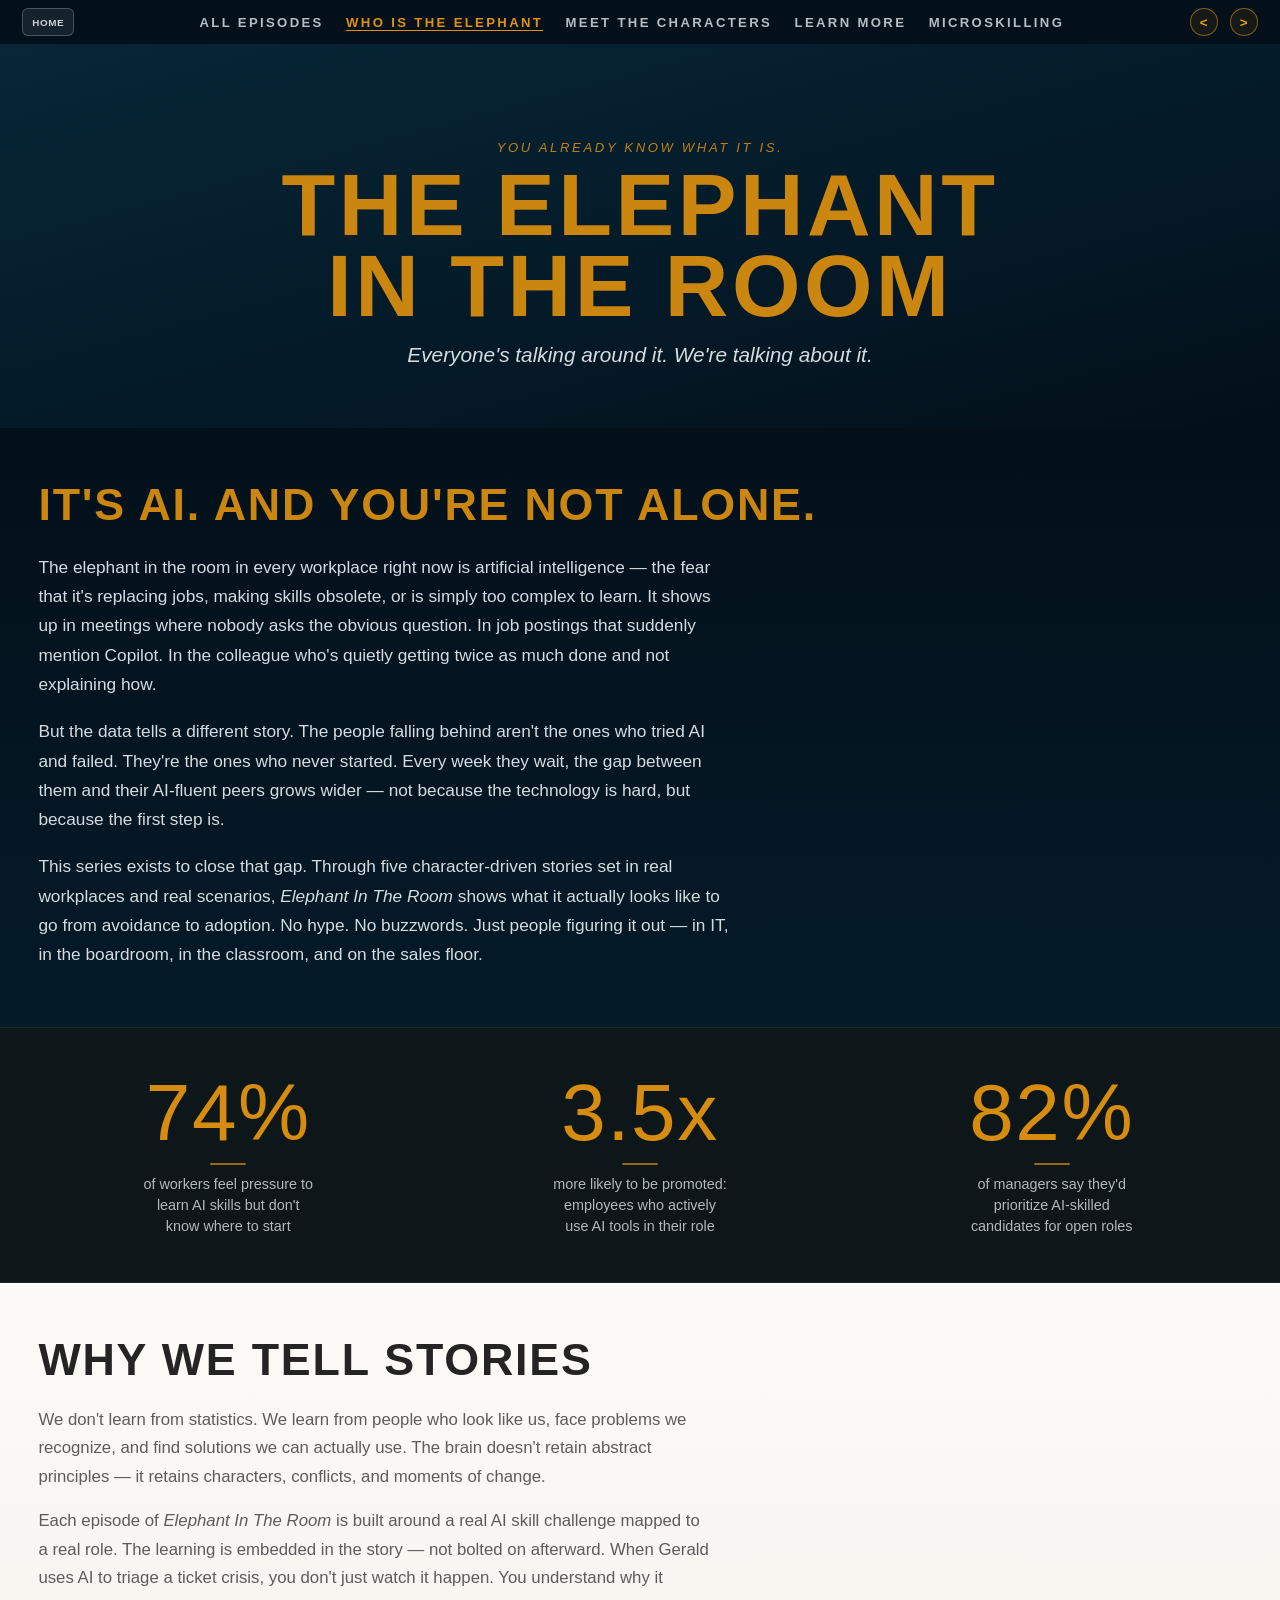
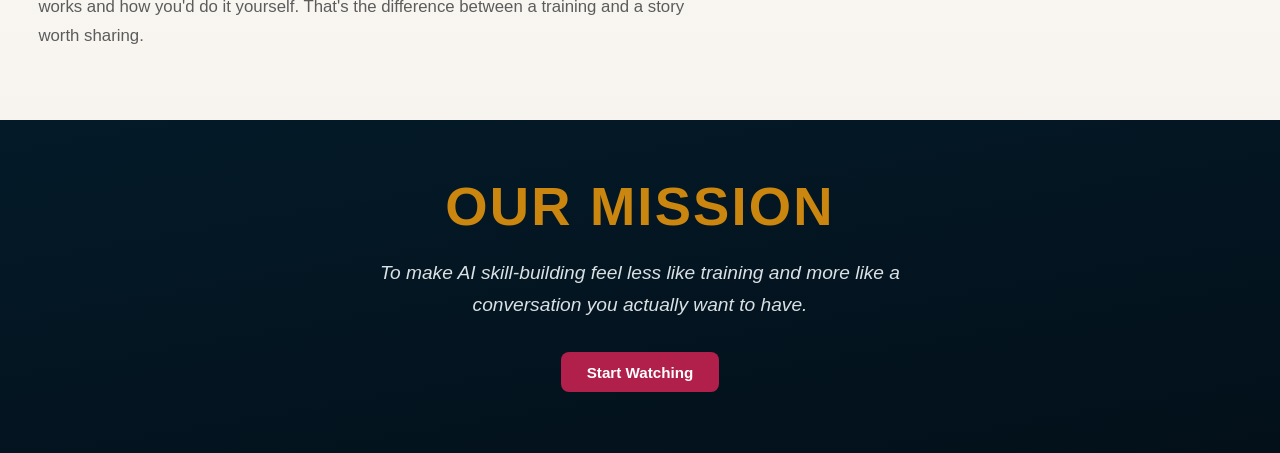
<file: VS/EITR_LandingPage_VS/who-is-the-elephant.html>
<!DOCTYPE html>
<html lang="en">
<head>
	<meta charset="UTF-8" />
	<link rel="icon" type="image/x-icon" href="favicon.ico" />
	<meta name="viewport" content="width=device-width, initial-scale=1.0" />
	<title>Who Is the Elephant – Elephant In The Room</title>
	<script>
		(() => {
			const param = new URLSearchParams(window.location.search).get("scoutTheme");
			const theme = param || (window.matchMedia("(prefers-color-scheme: dark)").matches ? "dark" : "light");
			document.documentElement.setAttribute("data-theme", theme);
		})();
	</script>
	<link rel="stylesheet" href="styles.css" />
	<style>
		/* ── Active nav indicator ── */
		.nav-links a[aria-current="page"] {
			color: color-mix(in srgb, var(--cp-warning) 90%, var(--cp-text) 10%);
			text-decoration: underline;
			text-underline-offset: 3px;
		}

/* nav colors handled by styles.css */

		/* ── Home pill ── */
		.home-link {
			display: inline-flex;
			align-items: center;
			justify-content: center;
			padding: 0 0.55rem;
			height: 28px;
			border-radius: 6px;
			border: 1px solid rgba(255,255,255,0.22);
			background: rgba(255,255,255,0.08);
			color: rgba(242,247,251,0.82);
			font-size: 0.62rem;
			font-weight: 700;
			letter-spacing: 0.06em;
			text-transform: uppercase;
			text-decoration: none;
			transition: background 150ms;
		}
		.home-link:hover { background: rgba(255,255,255,0.16); }

		/* ── CTA button ── */
		.cta-btn {
			display: inline-block;
			padding: 0.7rem 1.6rem;
			background: var(--cp-accent);
			color: #fff;
			border-radius: 8px;
			font-size: 0.95rem;
			font-weight: 600;
			text-decoration: none;
			transition: background 180ms;
		}
		.cta-btn:hover { background: var(--cp-accent-hover); }

		/* ── Page hero ── */
		.page-hero {
			background: linear-gradient(165deg, var(--cp-ocean-soft) 0%, var(--cp-ocean-mid) 55%, var(--cp-ocean-deep) 100%);
			padding: 6rem 2.4rem 3.8rem;
			text-align: center;
		}
		.hero-kicker {
			font-size: 0.82rem;
			letter-spacing: 0.2em;
			text-transform: uppercase;
			color: color-mix(in srgb, var(--cp-warning) 78%, transparent 22%);
			margin: 0 0 0.65rem;
			font-style: italic;
		}
		.page-heading {
			font-family: Impact, Haettenschweiler, "Arial Narrow Bold", sans-serif;
			font-size: clamp(2.6rem, 7.5vw, 5.5rem);
			color: color-mix(in srgb, var(--cp-warning) 80%, var(--cp-text) 20%);
			text-transform: uppercase;
			letter-spacing: 0.04em;
			margin: 0 0 1rem;
			line-height: 0.92;
		}
		.hero-subline {
			font-size: 1.3rem;
			font-style: italic;
			color: var(--cp-ocean-text);
			margin: 0;
			opacity: 0.88;
		}

		/* ── Ocean dark body sections ── */
		.ocean-section {
			background: linear-gradient(180deg, var(--cp-ocean-deep) 0%, var(--cp-ocean-mid) 100%);
			padding: 3.2rem 2.4rem 3.6rem;
		}
		.ocean-section h2 {
			font-family: Impact, Haettenschweiler, "Arial Narrow Bold", sans-serif;
			font-size: clamp(1.8rem, 4vw, 2.8rem);
			color: color-mix(in srgb, var(--cp-warning) 80%, var(--cp-text) 20%);
			text-transform: uppercase;
			letter-spacing: 0.04em;
			margin: 0 0 1.4rem;
		}
		.ocean-section p {
			color: color-mix(in srgb, var(--cp-ocean-text) 88%, transparent 12%);
			font-size: 1.08rem;
			line-height: 1.7;
			margin: 0 0 1.1rem;
			max-width: 72ch;
		}
		.ocean-section p:last-child { margin-bottom: 0; }

		/* ── Stats bar ── */
		.stats-bar {
			background: color-mix(in srgb, var(--cp-ocean-deep) 96%, var(--cp-warning) 4%);
			border-top: 1px solid rgba(255,255,255,0.08);
			border-bottom: 1px solid rgba(255,255,255,0.08);
			padding: 2.8rem 2.4rem;
			display: grid;
			grid-template-columns: repeat(3, 1fr);
			gap: 2rem;
			text-align: center;
		}
		.stat { display: flex; flex-direction: column; gap: 0.6rem; align-items: center; }
		.stat-number {
			font-family: Impact, Haettenschweiler, "Arial Narrow Bold", sans-serif;
			font-size: clamp(3rem, 7vw, 5rem);
			line-height: 1;
			color: color-mix(in srgb, var(--cp-warning) 85%, var(--cp-text) 15%);
			letter-spacing: 0.02em;
		}
		.stat-divider {
			width: 36px;
			height: 2px;
			background: color-mix(in srgb, var(--cp-warning) 60%, transparent 40%);
			border-radius: 2px;
		}
		.stat-label {
			font-size: 0.9rem;
			color: color-mix(in srgb, var(--cp-ocean-text) 72%, transparent 28%);
			line-height: 1.45;
			max-width: 22ch;
		}

		/* ── Lighter "Why Stories Work" section ── */
		.light-section {
			background: linear-gradient(180deg, var(--cp-bg-elevated) 0%, var(--cp-bg) 100%);
			padding: 3.2rem 2.4rem 3.4rem;
		}
		.light-section h2 {
			font-family: Impact, Haettenschweiler, "Arial Narrow Bold", sans-serif;
			font-size: clamp(1.8rem, 4vw, 2.8rem);
			color: var(--cp-text);
			text-transform: uppercase;
			letter-spacing: 0.04em;
			margin: 0 0 1.3rem;
		}
		.light-section p {
			color: var(--cp-text-muted);
			font-size: 1.05rem;
			line-height: 1.7;
			margin: 0 0 1rem;
			max-width: 72ch;
		}

		/* ── Mission section ── */
		.mission-section {
			background: linear-gradient(170deg, var(--cp-ocean-mid) 0%, var(--cp-ocean-deep) 100%);
			padding: 3.4rem 2.4rem 3.8rem;
			text-align: center;
		}
		.mission-section h2 {
			font-family: Impact, Haettenschweiler, "Arial Narrow Bold", sans-serif;
			font-size: clamp(2rem, 5vw, 3.4rem);
			color: color-mix(in srgb, var(--cp-warning) 80%, var(--cp-text) 20%);
			text-transform: uppercase;
			letter-spacing: 0.04em;
			margin: 0 0 1.2rem;
		}
		.mission-section p {
			color: color-mix(in srgb, var(--cp-ocean-text) 90%, transparent 10%);
			font-size: 1.2rem;
			line-height: 1.65;
			margin: 0 auto 2rem;
			max-width: 58ch;
			font-style: italic;
		}

		@media (max-width: 700px) {
			.stats-bar {
				grid-template-columns: 1fr;
				gap: 2.4rem;
			}
			.page-hero { padding: 5rem 1.2rem 2.6rem; }
			.ocean-section,
			.light-section,
			.mission-section { padding: 2.4rem 1.2rem 2.8rem; }
			.stats-bar { padding: 2rem 1.2rem; }
		}
	</style>
</head>
<body>
	<main class="page-shell">
		<header class="top-nav">
			<div class="menu-left">
				<a href="index.html" class="home-link" aria-label="Home – Elephant In The Room">Home</a>
				<button class="nav-hamburger" aria-label="Open menu" aria-expanded="false" aria-controls="main-nav" onclick="var n=document.getElementById('main-nav');var open=n.classList.toggle('open');this.setAttribute('aria-expanded',open);"><span></span><span></span><span></span></button>
			</div>
			<nav class="nav-links" id="main-nav" aria-label="Main navigation">
				<a href="all-episodes.html">All Episodes</a>
				<a href="who-is-the-elephant.html" aria-current="page">Who Is the Elephant</a>
				<a href="meet-the-characters.html">Meet the Characters</a>
				<a href="learn-more.html">Learn More</a>
				<a href="microskilling.html">Microskilling</a>
			</nav>
			<div class="menu-right">
				<button class="arrow-btn" type="button" aria-label="Previous" onclick="location.href='all-episodes.html'">&lt;</button>
				<button class="arrow-btn" type="button" aria-label="Next" onclick="location.href='meet-the-characters.html'">&gt;</button>
			</div>
		</header>

		<!-- Hero -->
		<section class="page-hero">
			<p class="hero-kicker">You already know what it is.</p>
			<h1 class="page-heading">The Elephant<br>In The Room</h1>
			<p class="hero-subline">Everyone's talking around it. We're talking about it.</p>
		</section>

		<!-- It's AI section -->
		<section class="ocean-section">
			<h2>It's AI. And you're not alone.</h2>
			<p>The elephant in the room in every workplace right now is artificial intelligence — the fear that it's replacing jobs, making skills obsolete, or is simply too complex to learn. It shows up in meetings where nobody asks the obvious question. In job postings that suddenly mention Copilot. In the colleague who's quietly getting twice as much done and not explaining how.</p>
			<p>But the data tells a different story. The people falling behind aren't the ones who tried AI and failed. They're the ones who never started. Every week they wait, the gap between them and their AI-fluent peers grows wider — not because the technology is hard, but because the first step is.</p>
			<p>This series exists to close that gap. Through five character-driven stories set in real workplaces and real scenarios, <em>Elephant In The Room</em> shows what it actually looks like to go from avoidance to adoption. No hype. No buzzwords. Just people figuring it out — in IT, in the boardroom, in the classroom, and on the sales floor.</p>
		</section>

		<!-- Stats bar -->
		<div class="stats-bar" role="region" aria-label="Key statistics">
			<div class="stat">
				<span class="stat-number">74%</span>
				<div class="stat-divider"></div>
				<span class="stat-label">of workers feel pressure to learn AI skills but don't know where to start</span>
			</div>
			<div class="stat">
				<span class="stat-number">3.5x</span>
				<div class="stat-divider"></div>
				<span class="stat-label">more likely to be promoted: employees who actively use AI tools in their role</span>
			</div>
			<div class="stat">
				<span class="stat-number">82%</span>
				<div class="stat-divider"></div>
				<span class="stat-label">of managers say they'd prioritize AI-skilled candidates for open roles</span>
			</div>
		</div>

		<!-- Why Stories Work -->
		<section class="light-section">
			<h2>Why We Tell Stories</h2>
			<p>We don't learn from statistics. We learn from people who look like us, face problems we recognize, and find solutions we can actually use. The brain doesn't retain abstract principles — it retains characters, conflicts, and moments of change.</p>
			<p>Each episode of <em>Elephant In The Room</em> is built around a real AI skill challenge mapped to a real role. The learning is embedded in the story — not bolted on afterward. When Gerald uses AI to triage a ticket crisis, you don't just watch it happen. You understand why it works and how you'd do it yourself. That's the difference between a training and a story worth sharing.</p>
		</section>

		<!-- Mission -->
		<section class="mission-section">
			<h2>Our Mission</h2>
			<p>To make AI skill-building feel less like training and more like a conversation you actually want to have.</p>
			<a href="all-episodes.html" class="cta-btn">Start Watching</a>
		</section>
	</main>
</body>
</html>
</file>
<file: styles.css>
/* Copyright (c) Microsoft Corporation. Licensed under the MIT License. */
:root {
  color-scheme: light;
  --hero-bg-focus-x: 50%;
  --hero-bg-focus-y: 35%;
  --cp-bg: #f7f4ef;
  --cp-bg-elevated: #fcfbf8;
  --cp-surface: #ffffff;
  --cp-surface-soft: #f5f5f5;
  --cp-border: #dedede;
  --cp-border-strong: #919191;
  --cp-text: #242424;
  --cp-text-muted: #5c5c5c;
  --cp-text-soft: #6f6f6f;
  --cp-accent: #b11f4b;
  --cp-accent-hover: #9a1a41;
  --cp-accent-soft: rgba(177, 31, 75, 0.08);
  --cp-accent-fg: #ffffff;
  --cp-success: #16a34a;
  --cp-danger: #dc2626;
  --cp-warning: #f59e0b;
  --cp-link: #0078d4;
  --cp-shadow: 0 18px 48px rgba(0, 0, 0, 0.12);
  --cp-overlay: rgba(255, 255, 255, 0.8);
  --cp-panel: rgba(255, 255, 255, 0.86);
  --cp-panel-strong: rgba(255, 255, 255, 0.96);
  --cp-sheen: rgba(255, 255, 255, 0.55);
  --cp-highlight: rgba(177, 31, 75, 0.12);
  --cp-ocean-deep: #03101a;
  --cp-ocean-mid: #041a28;
  --cp-ocean-soft: #072636;
  --cp-ocean-text: #f2f7fb;
}
html[data-theme="dark"] {
  color-scheme: dark;
  --cp-bg: #3d3b3a;
  --cp-bg-elevated: #343231;
  --cp-surface: #292929;
  --cp-surface-soft: #2e2e2e;
  --cp-border: #474747;
  --cp-border-strong: #5f5f5f;
  --cp-text: #dedede;
  --cp-text-muted: #919191;
  --cp-text-soft: #b0b0b0;
  --cp-accent: #fd8ea1;
  --cp-accent-hover: #fb7b91;
  --cp-accent-soft: rgba(253, 142, 161, 0.14);
  --cp-accent-fg: #1a1a1a;
  --cp-success: #4ade80;
  --cp-danger: #f87171;
  --cp-warning: #fbbf24;
  --cp-link: #4da6ff;
  --cp-shadow: 0 18px 48px rgba(0, 0, 0, 0.32);
  --cp-overlay: rgba(41, 41, 41, 0.88);
  --cp-panel: rgba(41, 41, 41, 0.72);
  --cp-panel-strong: rgba(41, 41, 41, 0.96);
  --cp-sheen: rgba(255, 255, 255, 0.04);
  --cp-highlight: rgba(253, 142, 161, 0.12);
  --cp-ocean-deep: #04111b;
  --cp-ocean-mid: #052031;
  --cp-ocean-soft: #093244;
  --cp-ocean-text: #f2f7fb;
}

* {
  box-sizing: border-box;
}

body {
  margin: 0;
  font-family: "Segoe UI", Aptos, Calibri, -apple-system, BlinkMacSystemFont, sans-serif;
  color: var(--cp-text);
  background: var(--cp-ocean-deep);
}

a {
  color: inherit;
  text-decoration: none;
}

.page-shell {
  width: 100%;
  max-width: 100%;
  margin: 0;
  background: linear-gradient(var(--cp-surface), var(--cp-bg-elevated));
  border: none;
  border-radius: 0;
  overflow: hidden;
  box-shadow: none;
  position: relative;
}

.top-nav {
  display: flex;
  justify-content: space-between;
  align-items: center;
  gap: 1rem;
  padding: 0.5rem 1.4rem;
  position: relative;
  z-index: 5;
  border-bottom: 0;
  background: var(--cp-ocean-deep);
}

.top-nav.hero-nav {
  position: absolute;
  left: 2rem;
  right: 2rem;
  top: 1rem;
  height: 36px;
  padding: 0 0.9rem;
  z-index: 7;
  border-radius: 16px 16px 0 0;
  background: linear-gradient(
    180deg,
    var(--cp-ocean-text),
    color-mix(in srgb, var(--cp-ocean-text) 86%, var(--cp-ocean-soft) 14%)
  );
  border-bottom: 1px solid color-mix(in srgb, var(--cp-ocean-deep) 12%, transparent);
}

.menu-left,
.menu-right,
.nav-links {
  display: flex;
  align-items: center;
  gap: 0.75rem;
}

/* Hidden on desktop, shown only at mobile breakpoint */
.nav-hamburger {
  display: none;
}

/* Home link — visible on desktop, hidden on mobile */
.home-link {
  display: inline-flex;
}

.menu-btn,
.arrow-btn {
  width: 28px;
  height: 28px;
  border-radius: 50%;
  border: 1px solid rgba(245, 158, 11, 0.5);
  background: rgba(245, 158, 11, 0.08);
  color: var(--cp-warning);
  cursor: pointer;
  font-weight: 700;
}

.nav-links {
  flex: 1;
  justify-content: center;
  flex-wrap: nowrap;
  font-size: 0.82rem;
  letter-spacing: 0.18em;
  text-transform: uppercase;
  color: rgba(242, 247, 251, 0.75);
  font-weight: 600;
  gap: 1.4rem;
}

.nav-links a {
  white-space: nowrap;
}

.nav-links a:hover {
  color: #fff;
}

/* Homepage: nav floats over light hero image — darken text */
.hero-nav .nav-links {
  color: var(--cp-ocean-mid);
  text-shadow: 0 1px 3px rgba(255,255,255,0.4);
}

.hero-nav .nav-links a:hover {
  color: var(--cp-ocean-deep);
}

.hero {
  display: grid;
  grid-template-columns: minmax(220px, 0.75fr) 0.75fr;
  min-height: 580px;
  padding-bottom: 2.4rem;
  position: relative;
  isolation: isolate;
  z-index: 3;
  overflow: visible;
  background:
    linear-gradient(
      180deg,
      transparent 0%,
      transparent 55%,
      color-mix(in srgb, var(--cp-ocean-soft) 60%, transparent) 78%,
      var(--cp-ocean-soft) 100%
    ),
    url("Images/EITRbkdNew.png");
  background-size: 186% auto;
  background-position: 33% 38%;
  background-repeat: no-repeat;
}

.hero-browser-layer {
  position: absolute;
  left: 2rem;
  right: 2rem;
  top: 1rem;
  bottom: 2rem;
  border-radius: 16px;
  border: 1px solid rgba(255, 255, 255, 0.24);
  box-shadow:
    inset 0 1px 0 rgba(255, 255, 255, 0.28),
    inset 0 -70px 100px rgba(4, 15, 26, 0.4);
  overflow: hidden;
  z-index: 0;
  pointer-events: none;
}

.hero-pane-strip {
  display: none;
}

.hero::after {
  content: "";
  position: absolute;
  left: 2rem;
  right: 2rem;
  top: 1rem;
  bottom: 2rem;
  border: 1px solid color-mix(in srgb, var(--cp-warning) 72%, transparent);
  border-radius: 16px;
  opacity: 0.74;
  pointer-events: none;
  z-index: 2;
}

.hero::before {
  content: "";
  position: absolute;
  left: 0;
  right: 0;
  bottom: 0;
  height: 42%;
  background: linear-gradient(
    180deg,
    color-mix(in srgb, var(--cp-ocean-soft) 0%, transparent) 0%,
    var(--cp-ocean-soft) 100%
  );
  pointer-events: none;
  z-index: 1;
}

.phone-stage {
  display: grid;
  place-items: start center;
  padding: 2.5rem 1rem;
  background: transparent;
  z-index: 4;
}

.phone {
  width: min(330px, 85%);
  aspect-ratio: 9 / 18;
  border-radius: 42px;
  border: 6px solid color-mix(in srgb, var(--cp-border-strong) 60%, var(--cp-text) 40%);
  background-image: url("Images/1774267270237.jpg");
  background-size: cover;
  background-position: center;
  position: relative;
  transform: translateY(98px);
  overflow: hidden;
  box-shadow: var(--cp-shadow);
  z-index: 2;
}

.notch {
  width: 86px;
  height: 12px;
  border-radius: 999px;
  background: color-mix(in srgb, var(--cp-text) 80%, var(--cp-surface) 20%);
  position: absolute;
  top: 12px;
  left: 50%;
  transform: translateX(-50%);
}

.person-placeholder {
  display: none;
}

.play-btn {
  width: 94px;
  height: 94px;
  border-radius: 50%;
  border: 4px solid rgba(255, 255, 255, 0.72);
  background: rgba(255, 255, 255, 0.18);
  position: absolute;
  left: 50%;
  top: 50%;
  transform: translate(-50%, -50%);
  display: grid;
  place-items: center;
  backdrop-filter: blur(2px);
}

.play-btn::before {
  content: "";
  border-style: solid;
  border-width: 16px 0 16px 24px;
  border-color: transparent transparent transparent #ffffff;
  margin-left: 4px;
}

.hero-copy {
  display: grid;
  align-content: center;
  justify-items: center;
  text-align: center;
  padding: 8rem 1.8rem 2.3rem 0.4rem;
  background: transparent;
  border: 0;
  border-radius: 0;
  box-shadow: none;
  backdrop-filter: none;
  z-index: 4;
  transform: translateX(-46px);
  max-width: min(620px, 96%);
}

.kicker {
  margin: 0;
  font-size: 1.72rem;
  color: var(--cp-ocean-deep);
  font-style: italic;
  font-weight: 700;
  width: auto;
  max-width: min(560px, 96%);
  text-align: center;
  display: block;
  text-shadow: 0 1px 8px rgba(255,255,255,0.8), 0 0 24px rgba(255,255,255,0.5);
}

.display {
  margin: 1.4rem 0 1rem;
  font-family: Impact, Haettenschweiler, "Arial Narrow Bold", sans-serif;
  line-height: 0.9;
  letter-spacing: 0.03em;
  text-transform: uppercase;
  font-size: clamp(3rem, 8vw, 6rem);
  color: color-mix(in srgb, var(--cp-warning) 80%, var(--cp-text) 20%);
  width: 100%;
  display: flex;
  justify-content: center;
}

.display-logo {
  width: min(320px, 55vw);
  max-width: 100%;
  height: auto;
  display: block;
  margin: 0 auto;
}

.tagline {
  margin: 0;
  max-width: 580px;
  text-transform: uppercase;
  letter-spacing: 0.34em;
  font-size: 0.95rem;
  color: var(--cp-ocean-deep);
  font-weight: 700;
  text-shadow: 0 1px 4px rgba(255,255,255,0.4);
  display: block;
}

.subline {
  margin: 1.2rem 0 0;
  font-size: 1.8rem;
  font-style: italic;
  color: rgba(236, 243, 251, 0.96);
  text-shadow: 0 1px 8px rgba(8, 20, 34, 0.45);
  display: block;
}

.socials {
  margin-top: 1.2rem;
  display: flex;
  gap: 0.7rem;
  justify-content: center;
}

.social-dot {
  width: 34px;
  height: 34px;
  border-radius: 50%;
  background: var(--cp-panel);
  border: 1px solid var(--cp-border);
  display: grid;
  place-items: center;
  font-size: 0.76rem;
  color: var(--cp-text-muted);
}

.lower-frame {
  position: relative;
  margin-top: -3.4rem;
  z-index: 1;
}

.lower-frame::before {
  content: none;
}

.characters {
  border-top: 0;
  margin-top: 0;
  padding: 3.3rem 2.4rem 1.8rem;
  position: relative;
  background:
    linear-gradient(
      180deg,
      var(--cp-ocean-soft) 0%,
      var(--cp-ocean-mid) 45%,
      var(--cp-ocean-deep) 100%
    );
}

.section-title {
  margin: 0 0 1.4rem;
  text-align: right;
  font-family: Georgia, "Times New Roman", serif;
  font-style: italic;
  font-size: clamp(2.4rem, 6vw, 4.4rem);
  letter-spacing: 0.01em;
  color: color-mix(in srgb, var(--cp-warning) 80%, var(--cp-text) 20%);
  text-transform: none;
  padding-right: 0.6rem;
}

.character-row {
  display: grid;
  grid-template-columns: repeat(5, minmax(120px, 1fr));
  gap: 1rem;
  align-items: start;
  position: relative;
  z-index: 4;
  isolation: isolate;
}

.character {
  text-align: center;
  position: relative;
  z-index: 5;
  cursor: pointer;
  transform: translateY(0) scale(1);
  transition: transform 180ms ease;
}

.avatar {
  width: 126px;
  height: 126px;
  margin: 0 auto 0.5rem;
  border-radius: 50%;
  background: transparent;
  border: none;
  box-shadow: none;
  display: block;
  position: relative;
  z-index: 6;
  overflow: visible;
}

.avatar::after {
  display: none;
}

.avatar-photo {
  width: 100%;
  height: 100%;
  object-fit: contain;
  object-position: center bottom;
  display: block;
  position: absolute;
  z-index: 2;
  left: 0;
  top: 0;
  border-radius: 0;
  clip-path: none;
}

.character.active,
.character.is-active {
  transform: translateY(-3px) scale(1.06);
}

.character.active::before,
.character.is-active::before {
  content: "";
  position: absolute;
  left: 50%;
  top: -28px;
  width: 188px;
  height: 188px;
  transform: translateX(-50%);
  border-radius: 50%;
  background: radial-gradient(
    circle,
    rgba(255, 255, 255, 0.58) 0%,
    rgba(255, 255, 255, 0.3) 34%,
    rgba(255, 255, 255, 0.08) 56%,
    rgba(255, 255, 255, 0) 74%
  );
  pointer-events: none;
  z-index: 2;
}

.character.active .avatar,
.character.is-active .avatar {
  transform: scale(1.12);
  outline: none;
  box-shadow: 0 0 0 3px var(--cp-surface), 0 0 0 6px color-mix(in srgb, var(--cp-warning) 90%, transparent);
  border-radius: 50%;
}

.character:not(.active):not(.is-active) .avatar {
  filter: saturate(0.72) brightness(0.76);
  box-shadow: none;
  outline: none;
}

.character:not(.active):not(.is-active) .character-name {
  color: color-mix(in srgb, var(--cp-ocean-text) 68%, transparent);
}

.character:not(.active):not(.is-active) .character-role {
  color: color-mix(in srgb, var(--cp-ocean-text) 48%, transparent);
}

.character.active .character-name,
.character.is-active .character-name {
  color: #ffffff;
}

.character.active .character-role,
.character.is-active .character-role {
  color: rgba(255, 255, 255, 0.92);
}

.character-name {
  margin: 0;
  color: var(--cp-ocean-text);
  font-size: 1.32rem;
  font-weight: 700;
}

.character-role {
  margin: 0.15rem 0 0;
  color: color-mix(in srgb, var(--cp-ocean-text) 82%, transparent);
  font-size: 0.95rem;
}

.content {
  --lower-line-top: -8.6rem;
  padding: 0.6rem 2.4rem 2rem;
  position: relative;
  z-index: 2;
  background:
    linear-gradient(
      180deg,
      var(--cp-ocean-mid) 0%,
      color-mix(in srgb, var(--cp-ocean-mid) 78%, var(--cp-ocean-deep) 22%) 38%,
      color-mix(in srgb, var(--cp-ocean-deep) 94%, var(--cp-text) 6%) 100%
    );
}

.content::before {
  content: "";
  position: absolute;
  left: 0.6rem;
  right: 0.6rem;
  top: var(--lower-line-top);
  bottom: 0.7rem;
  border: 1px solid color-mix(in srgb, var(--cp-warning) 92%, var(--cp-surface) 8%);
  pointer-events: none;
  z-index: 2;
}

.content > * {
  position: relative;
  z-index: 1;
}

.recommend {
  font-size: 2rem;
  color: var(--cp-ocean-text);
  margin: 0;
}

.recommend strong {
  color: color-mix(in srgb, var(--cp-warning) 80%, var(--cp-text) 20%);
}

.path {
  margin-top: 2.3rem;
}

.path h3 {
  margin: 0;
  color: var(--cp-ocean-text);
  font-size: 2rem;
}

.path p {
  margin: 0.3rem 0 1rem;
  color: color-mix(in srgb, var(--cp-ocean-text) 86%, transparent);
  font-size: 1.05rem;
}

.card-grid {
  display: grid;
  grid-template-columns: repeat(4, minmax(240px, 1fr));
  gap: 1rem;
  overflow-x: auto;
  padding-bottom: 0.2rem;
}

.card {
  display: block;
  min-height: auto;
  border-radius: 12px;
  border: 1px solid color-mix(in srgb, var(--cp-ocean-text) 18%, transparent);
  background: color-mix(in srgb, var(--cp-ocean-deep) 76%, var(--cp-ocean-soft) 24%);
  padding: 0.6rem;
  box-shadow: 0 0 2px rgba(0,0,0,0.22), 0 1px 2px rgba(0,0,0,0.2);
}

a.card {
  color: inherit;
  text-decoration: none;
  transition: border-color 160ms ease, transform 160ms ease;
}

a.card:hover,
a.card:focus-visible {
  border-color: color-mix(in srgb, var(--cp-warning) 70%, transparent);
  transform: translateY(-2px);
}

.thumb {
  aspect-ratio: 16 / 9;
  height: auto;
  border-radius: 0.5rem;
  border: 1px solid var(--cp-border);
  background:
    linear-gradient(130deg, color-mix(in srgb, var(--cp-link) 20%, var(--cp-surface) 80%), color-mix(in srgb, var(--cp-warning) 20%, var(--cp-surface) 80%));
  overflow: hidden;
}

.thumb img {
  display: block;
  width: 100%;
  height: 100%;
  object-fit: cover;
}

.card em {
  display: block;
  margin-top: 0.5rem;
  font-size: 0.72rem;
  color: color-mix(in srgb, var(--cp-warning) 78%, var(--cp-ocean-text) 22%);
}

.card-title {
  margin: 0.2rem 0 0;
  color: var(--cp-ocean-text);
  font-size: 0.95rem;
  line-height: 1.25;
  font-weight: 600;
}

.card-desc {
  margin: 0.25rem 0 0;
  color: color-mix(in srgb, var(--cp-ocean-text) 78%, transparent);
  line-height: 1.35;
  font-size: 0.82rem;
}

@media (max-width: 1080px) {
  .hero {
    grid-template-columns: minmax(260px, 0.95fr) 1fr;
    min-height: 640px;
    padding-bottom: 1.2rem;
    overflow: visible;
  }

  .hero-browser-layer {
    left: 0.8rem;
    right: 0.8rem;
    top: 0.8rem;
    bottom: 0.95rem;
  }

  .top-nav.hero-nav {
    left: 0.8rem;
    right: 0.8rem;
    top: 0.8rem;
  }

  .hero::after {
    left: 0.8rem;
    right: 0.8rem;
    top: 1.2rem;
    bottom: 0.9rem;
  }

  .hero::before {
    height: 38%;
  }

  .lower-frame {
    margin-top: 0;
  }

  .characters {
    padding: 1.1rem 1.2rem 1.2rem;
    overflow: visible;
  }

  .section-title {
    text-align: center;
    padding-right: 0;
  }

  .phone-stage {
    padding: 1.2rem 0.8rem 0.9rem;
  }

  .phone {
    width: min(290px, 78%);
    transform: translateY(34px);
  }

  .tagline {
    letter-spacing: 0.25em;
  }

  .hero-copy {
    transform: translateX(-24px);
    justify-items: center;
    text-align: center;
    padding: 1.5rem 1.1rem 1.8rem;
    max-width: min(560px, 96%);
  }

  .character-row {
    grid-template-columns: repeat(5, minmax(100px, 1fr));
  }

  .avatar {
    width: 112px;
    height: 112px;
  }

  .content::before {
    --lower-line-top: -8.6rem;
    left: 0.8rem;
    right: 0.8rem;
  }
}

@media (max-width: 900px) {
  .top-nav {
    padding: 0 1rem;
    height: 48px;
  }

  .top-nav.hero-nav {
    height: 48px;
  }

  .nav-links {
    display: none;
    position: absolute;
    top: 48px;
    left: 0;
    right: 0;
    flex-direction: column;
    background: var(--cp-ocean-deep);
    padding: 0.75rem 1.2rem 1rem;
    gap: 0.6rem;
    z-index: 100;
    border-top: 1px solid rgba(255,255,255,0.1);
  }

  .nav-links.open {
    display: flex;
  }

  .nav-links a {
    font-size: 0.9rem;
    letter-spacing: 0.06em;
    color: rgba(242,247,251,0.85);
    padding: 0.35rem 0;
    border-bottom: 1px solid rgba(255,255,255,0.07);
    white-space: nowrap;
  }

  .nav-links a:last-child { border-bottom: none; }

  .nav-hamburger {
    display: flex;
    flex-direction: column;
    justify-content: center;
    gap: 5px;
    width: 32px;
    height: 32px;
    cursor: pointer;
    background: none;
    border: none;
    padding: 0;
  }

  .nav-hamburger span {
    display: block;
    height: 2px;
    width: 22px;
    background: var(--cp-ocean-mid);
    border-radius: 2px;
    transition: all 180ms;
  }

  .kicker {
    color: #ffffff;
    text-shadow: 0 1px 6px rgba(0,0,0,0.4);
  }

  .tagline {
    color: #ffffff;
    text-shadow: 0 1px 6px rgba(0,0,0,0.4);
  }

  .hero {
    grid-template-columns: 1fr;
    min-height: auto;
    padding-bottom: 1.5rem;
    overflow: hidden;
    justify-items: center;
  }

  .hero::after {
    top: 1.2rem;
    bottom: 0.9rem;
  }

  .hero::before {
    height: 38%;
  }

  .phone-stage {
    padding-bottom: 1rem;
  }

  .phone {
    width: min(280px, 80vw);
    transform: translateY(0);
  }

  .hero-copy {
    transform: translateX(0);
    justify-items: center;
    justify-self: center;
    text-align: center;
    padding: 1.4rem 1rem 1.6rem;
    max-width: min(620px, 94%);
    margin: 0 auto;
    width: 100%;
  }

  .kicker {
    width: min(540px, 95%);
  }

  .display-logo {
    width: min(540px, 94vw);
  }

  .tagline {
    max-width: 620px;
    text-align: center;
  }
}

@media (min-width: 761px) and (max-width: 900px) {
  .phone-stage {
    padding-top: 4rem;
  }

  .section-title {
    text-align: right;
    padding-right: 1.2rem;
    padding-left: 40%;
  }
}

@media (max-width: 760px) {
  .page-shell {
    width: calc(100% - 0.6rem);
    margin: 0.3rem auto 1rem;
    border-radius: 10px;
  }

  .hero-browser-layer {
    left: 0.55rem;
    right: 0.55rem;
    top: 0.55rem;
  }

  .top-nav {
    padding: 0 1rem;
    height: 48px;
    position: relative;
  }

  .top-nav.hero-nav {
    position: absolute;
    top: 0;
    left: 0;
    right: 0;
    height: 48px;
  }

  /* Hide desktop nav links and show hamburger */
  .nav-links {
    display: none;
    position: absolute;
    top: 48px;
    left: 0;
    right: 0;
    flex-direction: column;
    background: var(--cp-ocean-deep);
    padding: 0.75rem 1.2rem 1rem;
    gap: 0.6rem;
    z-index: 100;
    border-top: 1px solid rgba(255,255,255,0.1);
  }

  .nav-links.open {
    display: flex;
  }

  .nav-links a {
    font-size: 0.9rem;
    letter-spacing: 0.06em;
    color: rgba(242,247,251,0.85);
    padding: 0.35rem 0;
    border-bottom: 1px solid rgba(255,255,255,0.07);
    white-space: nowrap;
  }

  .nav-links a:last-child { border-bottom: none; }

  /* Hide Home link on mobile — use hamburger menu instead */
  .home-link { display: none; }

  .nav-hamburger {
    display: flex;
    flex-direction: column;
    justify-content: center;
    gap: 5px;
    width: 32px;
    height: 32px;
    cursor: pointer;
    background: none;
    border: none;
    padding: 0;
  }

  .nav-hamburger span {
    display: block;
    height: 2px;
    width: 22px;
    background: var(--cp-ocean-mid);
    border-radius: 2px;
    transition: all 180ms;
  }

  .hero-nav .nav-hamburger span {
    background: var(--cp-ocean-mid);
  }

  .menu-left, .menu-right { gap: 0.4rem; }

  .menu-btn, .arrow-btn {
    width: 28px;
    height: 28px;
    font-size: 0.8rem;
  }

  .phone-stage {
    padding: 3.05rem 0.6rem 0.45rem;
  }

  .phone {
    width: min(220px, 64vw);
    border-width: 5px;
  }

  .hero-copy {
    transform: translateX(0);
    justify-items: center;
    text-align: center;
    padding: 1rem 3rem 1.2rem;
    max-width: 100%;
    width: 100%;
    margin: 0 auto;
    border-radius: 12px;
    box-sizing: border-box;
  }

  .kicker {
    width: 100%;
    font-size: 1.2rem;
  }

  .display {
    font-size: clamp(2rem, 13vw, 3.5rem);
    width: 100%;
  }

  .display-logo {
    width: min(280px, 80%);
    max-width: 100%;
  }

  .tagline {
    max-width: 100%;
    font-size: 0.74rem;
    letter-spacing: 0.1em;
  }

  .subline {
    font-size: 0.9rem;
    max-width: 100%;
  }

  .character-row {
    display: flex;
    align-items: flex-start;
    gap: 0.7rem;
    overflow-x: auto;
    overflow-y: visible;
    padding: 1rem 0.2rem 0.35rem;
    scrollbar-width: none;
  }

  .character-row::-webkit-scrollbar {
    display: none;
  }

  .character {
    flex: 0 0 auto;
    min-width: 90px;
  }

  .character.active,
  .character.is-active {
    transform: translateY(-1px) scale(1.02);
  }

  .avatar {
    width: 90px;
    height: 90px;
  }

  .character.active::before,
  .character.is-active::before {
    top: -10px;
    width: 118px;
    height: 118px;
  }

  .character.active .avatar,
  .character.is-active .avatar {
    transform: scale(1.03);
  }

  .content {
    --lower-line-top: -6.15rem;
  }

  .recommend {
    font-size: 1.5rem;
    line-height: 1.2;
  }

  .path h3 {
    font-size: 1.7rem;
  }

  .path p {
    font-size: 1.02rem;
  }

  .card-grid {
    grid-template-columns: repeat(4, minmax(210px, 1fr));
  }
}

 Microsoft  */Compliance Footer /* 
.ms-footer {
  background: #171717;
  color: #c8c8c8;
  font-family: "Segoe UI", system-ui, sans-serif;
  font-size: 0.72rem;
  padding: 1rem 4rem;
  margin-top: 4rem;
  border-top: 1px solid #303030;
}
@media (max-width: 760px) {
  .ms-footer { padding: 1.2rem 1.5rem; margin-top: 2rem; }
  .ms-footer nav { flex-direction: column !important; align-items: flex-start !important; gap: 1rem !important; }
}

 WCAG 2.1  */AA Accessibility /* 

/* Skip navigation link */
.skip-nav {
  position: absolute;
  width: 1px;
  height: 1px;
  padding: 0;
  margin: -1px;
  overflow: hidden;
  clip: rect(0,0,0,0);
  white-space: nowrap;
  border: 0;
}
.skip-nav:focus {
  position: fixed;
  top: 1rem;
  left: 1rem;
  width: auto;
  height: auto;
  padding: 0.75rem 1.25rem;
  margin: 0;
  overflow: visible;
  clip: auto;
  white-space: normal;
  z-index: 9999;
  background: #fff;
  color: #000;
  font-size: 0.9rem;
  font-weight: 600;
  border-radius: 8px;
  text-decoration: none;
  border: 2px solid #000;
  box-shadow: 0 4px 12px rgba(0,0,0,0.3);
}

/* Focus visible styles for keyboard nav */
a:focus-visible,
button:focus-visible,
[role="button"]:focus-visible,
[tabindex]:focus-visible {
  outline: 3px solid #0078d4;
  outline-offset: 3px;
  border-radius: 4px;
}

/* Character cards focus */
.character:focus-visible {
  outline: 3px solid #0078d4;
  outline-offset: 6px;
  border-radius: 50%;
}

/* Ensure inactive persona text meets contrast on dark bg */
.character:not(.active):not(.is-active) .character-name {
  color: rgba(242, 247, 251, 0.85);
}
.character:not(.active):not(.is-active) .character-role {
  color: rgba(242, 247, 251, 0.70);
}

/* Fix card meta text contrast (#5c5c5c is  boost to #595959 min) */borderline 
.card em {
  color: #595959;
}

/* Hero kicker contrast over photo background */
.kicker {
  text-shadow: 0 1px 8px rgba(255,255,255,0.6), 0 0 20px rgba(255,255,255,0.3);
}
</file>
<file: VS/EITR_LandingPage_VS/styles.css>
:root {
  color-scheme: light;
  --hero-bg-focus-x: 50%;
  --hero-bg-focus-y: 35%;
  --cp-bg: #f7f4ef;
  --cp-bg-elevated: #fcfbf8;
  --cp-surface: #ffffff;
  --cp-surface-soft: #f5f5f5;
  --cp-border: #dedede;
  --cp-border-strong: #919191;
  --cp-text: #242424;
  --cp-text-muted: #5c5c5c;
  --cp-text-soft: #6f6f6f;
  --cp-accent: #b11f4b;
  --cp-accent-hover: #9a1a41;
  --cp-accent-soft: rgba(177, 31, 75, 0.08);
  --cp-accent-fg: #ffffff;
  --cp-success: #16a34a;
  --cp-danger: #dc2626;
  --cp-warning: #f59e0b;
  --cp-link: #0078d4;
  --cp-shadow: 0 18px 48px rgba(0, 0, 0, 0.12);
  --cp-overlay: rgba(255, 255, 255, 0.8);
  --cp-panel: rgba(255, 255, 255, 0.86);
  --cp-panel-strong: rgba(255, 255, 255, 0.96);
  --cp-sheen: rgba(255, 255, 255, 0.55);
  --cp-highlight: rgba(177, 31, 75, 0.12);
  --cp-ocean-deep: #03101a;
  --cp-ocean-mid: #041a28;
  --cp-ocean-soft: #072636;
  --cp-ocean-text: #f2f7fb;
}
html[data-theme="dark"] {
  color-scheme: dark;
  --cp-bg: #3d3b3a;
  --cp-bg-elevated: #343231;
  --cp-surface: #292929;
  --cp-surface-soft: #2e2e2e;
  --cp-border: #474747;
  --cp-border-strong: #5f5f5f;
  --cp-text: #dedede;
  --cp-text-muted: #919191;
  --cp-text-soft: #b0b0b0;
  --cp-accent: #fd8ea1;
  --cp-accent-hover: #fb7b91;
  --cp-accent-soft: rgba(253, 142, 161, 0.14);
  --cp-accent-fg: #1a1a1a;
  --cp-success: #4ade80;
  --cp-danger: #f87171;
  --cp-warning: #fbbf24;
  --cp-link: #4da6ff;
  --cp-shadow: 0 18px 48px rgba(0, 0, 0, 0.32);
  --cp-overlay: rgba(41, 41, 41, 0.88);
  --cp-panel: rgba(41, 41, 41, 0.72);
  --cp-panel-strong: rgba(41, 41, 41, 0.96);
  --cp-sheen: rgba(255, 255, 255, 0.04);
  --cp-highlight: rgba(253, 142, 161, 0.12);
  --cp-ocean-deep: #04111b;
  --cp-ocean-mid: #052031;
  --cp-ocean-soft: #093244;
  --cp-ocean-text: #f2f7fb;
}

* {
  box-sizing: border-box;
}

body {
  margin: 0;
  font-family: "Segoe UI", Aptos, Calibri, -apple-system, BlinkMacSystemFont, sans-serif;
  color: var(--cp-text);
  background: var(--cp-ocean-deep);
}

a {
  color: inherit;
  text-decoration: none;
}

.page-shell {
  width: 100%;
  max-width: 100%;
  margin: 0;
  background: linear-gradient(var(--cp-surface), var(--cp-bg-elevated));
  border: none;
  border-radius: 0;
  overflow: hidden;
  box-shadow: none;
  position: relative;
}

.top-nav {
  display: flex;
  justify-content: space-between;
  align-items: center;
  gap: 1rem;
  padding: 0.5rem 1.4rem;
  position: relative;
  z-index: 5;
  border-bottom: 0;
  background: var(--cp-ocean-deep);
}

.top-nav.hero-nav {
  position: absolute;
  left: 2rem;
  right: 2rem;
  top: 1rem;
  height: 36px;
  padding: 0 0.9rem;
  z-index: 7;
  border-radius: 16px 16px 0 0;
  background: linear-gradient(180deg, var(--cp-surface), var(--cp-bg-elevated));
  border-bottom: 1px solid color-mix(in srgb, var(--cp-text) 12%, transparent);
}

.menu-left,
.menu-right,
.nav-links {
  display: flex;
  align-items: center;
  gap: 0.75rem;
}

/* Hidden on desktop, shown only at mobile breakpoint */
.nav-hamburger {
  display: none;
}

/* Home link — visible on desktop, hidden on mobile */
.home-link {
  display: inline-flex;
}

.menu-btn,
.arrow-btn {
  width: 28px;
  height: 28px;
  border-radius: 50%;
  border: 1px solid rgba(245, 158, 11, 0.5);
  background: rgba(245, 158, 11, 0.08);
  color: var(--cp-warning);
  cursor: pointer;
  font-weight: 700;
}

.nav-links {
  flex: 1;
  justify-content: center;
  flex-wrap: nowrap;
  font-size: 0.82rem;
  letter-spacing: 0.18em;
  text-transform: uppercase;
  color: rgba(242, 247, 251, 0.75);
  font-weight: 600;
  gap: 1.4rem;
}

.nav-links a {
  white-space: nowrap;
}

.nav-links a:hover {
  color: #fff;
}

/* Homepage: nav floats over light hero image — darken text */
.hero-nav .nav-links {
  color: var(--cp-ocean-mid);
  text-shadow: 0 1px 3px rgba(255,255,255,0.4);
}

.hero-nav .nav-links a:hover {
  color: var(--cp-ocean-deep);
}

.hero {
  display: grid;
  grid-template-columns: minmax(220px, 0.75fr) 0.75fr;
  min-height: 580px;
  padding-bottom: 2.4rem;
  position: relative;
  isolation: isolate;
  z-index: 3;
  overflow: visible;
  background:
    linear-gradient(
      180deg,
      transparent 0%,
      transparent 55%,
      color-mix(in srgb, var(--cp-ocean-soft) 60%, transparent) 78%,
      var(--cp-ocean-soft) 100%
    ),
    url("Images/EITRbkdNew.png");
  background-size: 186% auto;
  background-position: 33% 38%;
  background-repeat: no-repeat;
}

.hero-browser-layer {
  position: absolute;
  left: 2rem;
  right: 2rem;
  top: 1rem;
  bottom: 2rem;
  border-radius: 16px;
  border: 1px solid rgba(255, 255, 255, 0.24);
  box-shadow:
    inset 0 1px 0 rgba(255, 255, 255, 0.28),
    inset 0 -70px 100px rgba(4, 15, 26, 0.4);
  overflow: hidden;
  z-index: 0;
  pointer-events: none;
}

.hero-pane-strip {
  display: none;
}

.hero::after {
  content: "";
  position: absolute;
  left: 2rem;
  right: 2rem;
  top: 1rem;
  bottom: 2rem;
  border: 1px solid color-mix(in srgb, var(--cp-warning) 72%, transparent);
  border-radius: 16px;
  opacity: 0.74;
  pointer-events: none;
  z-index: 2;
}

.hero::before {
  content: "";
  position: absolute;
  left: 0;
  right: 0;
  bottom: 0;
  height: 42%;
  background: linear-gradient(
    180deg,
    color-mix(in srgb, var(--cp-ocean-soft) 0%, transparent) 0%,
    var(--cp-ocean-soft) 100%
  );
  pointer-events: none;
  z-index: 1;
}

.phone-stage {
  display: grid;
  place-items: start center;
  padding: 2.5rem 1rem;
  background: transparent;
  z-index: 4;
}

.phone {
  width: min(330px, 85%);
  aspect-ratio: 9 / 18;
  border-radius: 42px;
  border: 6px solid color-mix(in srgb, var(--cp-border-strong) 60%, var(--cp-text) 40%);
  background-image: url("Images/1774267270237.jpg");
  background-size: cover;
  background-position: center;
  position: relative;
  transform: translateY(98px);
  overflow: hidden;
  box-shadow: var(--cp-shadow);
  z-index: 2;
}

.notch {
  width: 86px;
  height: 12px;
  border-radius: 999px;
  background: color-mix(in srgb, var(--cp-text) 80%, var(--cp-surface) 20%);
  position: absolute;
  top: 12px;
  left: 50%;
  transform: translateX(-50%);
}

.person-placeholder {
  display: none;
}

.play-btn {
  width: 94px;
  height: 94px;
  border-radius: 50%;
  border: 4px solid rgba(255, 255, 255, 0.72);
  background: rgba(255, 255, 255, 0.18);
  position: absolute;
  left: 50%;
  top: 50%;
  transform: translate(-50%, -50%);
  display: grid;
  place-items: center;
  backdrop-filter: blur(2px);
}

.play-btn::before {
  content: "";
  border-style: solid;
  border-width: 16px 0 16px 24px;
  border-color: transparent transparent transparent #ffffff;
  margin-left: 4px;
}

.hero-copy {
  display: grid;
  align-content: center;
  justify-items: center;
  text-align: center;
  padding: 8rem 1.8rem 2.3rem 0.4rem;
  background: transparent;
  border: 0;
  border-radius: 0;
  box-shadow: none;
  backdrop-filter: none;
  z-index: 4;
  transform: translateX(-46px);
  max-width: min(620px, 96%);
}

.kicker {
  margin: 0;
  font-size: 1.72rem;
  color: var(--cp-ocean-deep);
  font-style: italic;
  font-weight: 600;
  width: auto;
  max-width: min(560px, 96%);
  text-align: center;
  display: block;
  text-shadow: 0 1px 6px rgba(255,255,255,0.5);
}

.display {
  margin: 1.4rem 0 1rem;
  font-family: Impact, Haettenschweiler, "Arial Narrow Bold", sans-serif;
  line-height: 0.9;
  letter-spacing: 0.03em;
  text-transform: uppercase;
  font-size: clamp(3rem, 8vw, 6rem);
  color: color-mix(in srgb, var(--cp-warning) 80%, var(--cp-text) 20%);
  width: 100%;
  display: flex;
  justify-content: center;
}

.display-logo {
  width: min(320px, 55vw);
  max-width: 100%;
  height: auto;
  display: block;
  margin: 0 auto;
}

.tagline {
  margin: 0;
  max-width: 580px;
  text-transform: uppercase;
  letter-spacing: 0.34em;
  font-size: 0.95rem;
  color: var(--cp-ocean-deep);
  font-weight: 700;
  text-shadow: 0 1px 4px rgba(255,255,255,0.4);
  display: block;
}

.subline {
  margin: 1.2rem 0 0;
  font-size: 1.8rem;
  font-style: italic;
  color: rgba(236, 243, 251, 0.96);
  text-shadow: 0 1px 8px rgba(8, 20, 34, 0.45);
  display: block;
}

.socials {
  margin-top: 1.2rem;
  display: flex;
  gap: 0.7rem;
  justify-content: center;
}

.social-dot {
  width: 34px;
  height: 34px;
  border-radius: 50%;
  background: var(--cp-panel);
  border: 1px solid var(--cp-border);
  display: grid;
  place-items: center;
  font-size: 0.76rem;
  color: var(--cp-text-muted);
}

.lower-frame {
  position: relative;
  margin-top: -3.4rem;
  z-index: 1;
}

.lower-frame::before {
  content: none;
}

.characters {
  border-top: 0;
  margin-top: 0;
  padding: 3.3rem 2.4rem 1.8rem;
  position: relative;
  background:
    linear-gradient(
      180deg,
      var(--cp-ocean-soft) 0%,
      var(--cp-ocean-mid) 45%,
      var(--cp-ocean-deep) 100%
    );
}

.section-title {
  margin: 0 0 1.4rem;
  text-align: right;
  font-family: Georgia, "Times New Roman", serif;
  font-style: italic;
  font-size: clamp(2.4rem, 6vw, 4.4rem);
  letter-spacing: 0.01em;
  color: color-mix(in srgb, var(--cp-warning) 80%, var(--cp-text) 20%);
  text-transform: none;
  padding-right: 0.6rem;
}

.character-row {
  display: grid;
  grid-template-columns: repeat(5, minmax(120px, 1fr));
  gap: 1rem;
  align-items: start;
  position: relative;
  z-index: 4;
  isolation: isolate;
}

.character {
  text-align: center;
  position: relative;
  z-index: 5;
  cursor: pointer;
  transform: translateY(0) scale(1);
  transition: transform 180ms ease;
}

.avatar {
  width: 126px;
  height: 126px;
  margin: 0 auto 0.5rem;
  border-radius: 50%;
  background: transparent;
  border: none;
  box-shadow: none;
  display: block;
  position: relative;
  z-index: 6;
  overflow: visible;
}

.avatar::after {
  display: none;
}

.avatar-photo {
  width: 100%;
  height: 100%;
  object-fit: contain;
  object-position: center bottom;
  display: block;
  position: absolute;
  z-index: 2;
  left: 0;
  top: 0;
  border-radius: 0;
  clip-path: none;
}

.character.active,
.character.is-active {
  transform: translateY(-3px) scale(1.06);
}

.character.active::before,
.character.is-active::before {
  content: "";
  position: absolute;
  left: 50%;
  top: -28px;
  width: 188px;
  height: 188px;
  transform: translateX(-50%);
  border-radius: 50%;
  background: radial-gradient(
    circle,
    rgba(255, 255, 255, 0.58) 0%,
    rgba(255, 255, 255, 0.3) 34%,
    rgba(255, 255, 255, 0.08) 56%,
    rgba(255, 255, 255, 0) 74%
  );
  pointer-events: none;
  z-index: 2;
}

.character.active .avatar,
.character.is-active .avatar {
  transform: scale(1.12);
  outline: none;
  box-shadow: 0 0 0 3px var(--cp-surface), 0 0 0 6px color-mix(in srgb, var(--cp-warning) 90%, transparent);
  border-radius: 50%;
}

.character:not(.active):not(.is-active) .avatar {
  filter: saturate(0.72) brightness(0.76);
  box-shadow: none;
  outline: none;
}

.character:not(.active):not(.is-active) .character-name {
  color: color-mix(in srgb, var(--cp-ocean-text) 68%, transparent);
}

.character:not(.active):not(.is-active) .character-role {
  color: color-mix(in srgb, var(--cp-ocean-text) 48%, transparent);
}

.character.active .character-name,
.character.is-active .character-name {
  color: #ffffff;
}

.character.active .character-role,
.character.is-active .character-role {
  color: rgba(255, 255, 255, 0.92);
}

.character-name {
  margin: 0;
  color: var(--cp-ocean-text);
  font-size: 1.32rem;
  font-weight: 700;
}

.character-role {
  margin: 0.15rem 0 0;
  color: color-mix(in srgb, var(--cp-ocean-text) 82%, transparent);
  font-size: 0.95rem;
}

.content {
  --lower-line-top: -8.6rem;
  padding: 0.6rem 2.4rem 2rem;
  position: relative;
  z-index: 2;
  background:
    linear-gradient(
      180deg,
      var(--cp-ocean-mid) 0%,
      color-mix(in srgb, var(--cp-ocean-mid) 78%, var(--cp-ocean-deep) 22%) 38%,
      color-mix(in srgb, var(--cp-ocean-deep) 94%, var(--cp-text) 6%) 100%
    );
}

.content::before {
  content: "";
  position: absolute;
  left: 0.6rem;
  right: 0.6rem;
  top: var(--lower-line-top);
  bottom: 0.7rem;
  border: 1px solid color-mix(in srgb, var(--cp-warning) 92%, var(--cp-surface) 8%);
  pointer-events: none;
  z-index: 2;
}

.content > * {
  position: relative;
  z-index: 1;
}

.recommend {
  font-size: 2rem;
  color: var(--cp-ocean-text);
  margin: 0;
}

.recommend strong {
  color: color-mix(in srgb, var(--cp-warning) 80%, var(--cp-text) 20%);
}

.path {
  margin-top: 2.3rem;
}

.path h3 {
  margin: 0;
  color: var(--cp-ocean-text);
  font-size: 2rem;
}

.path p {
  margin: 0.3rem 0 1rem;
  color: color-mix(in srgb, var(--cp-ocean-text) 86%, transparent);
  font-size: 1.05rem;
}

.card-grid {
  display: grid;
  grid-template-columns: repeat(4, minmax(240px, 1fr));
  gap: 1rem;
  overflow-x: auto;
  padding-bottom: 0.2rem;
}

.card {
  min-height: auto;
  border-radius: 12px;
  border: 1px solid color-mix(in srgb, var(--cp-ocean-text) 18%, transparent);
  background: color-mix(in srgb, var(--cp-ocean-deep) 76%, var(--cp-ocean-soft) 24%);
  padding: 0.6rem;
  box-shadow: 0 0 2px rgba(0,0,0,0.22), 0 1px 2px rgba(0,0,0,0.2);
}

.thumb {
  aspect-ratio: 16 / 9;
  height: auto;
  border-radius: 0.5rem;
  border: 1px solid var(--cp-border);
  background:
    linear-gradient(130deg, color-mix(in srgb, var(--cp-link) 20%, var(--cp-surface) 80%), color-mix(in srgb, var(--cp-warning) 20%, var(--cp-surface) 80%));
}

.card em {
  display: block;
  margin-top: 0.5rem;
  font-size: 0.72rem;
  color: color-mix(in srgb, var(--cp-warning) 78%, var(--cp-ocean-text) 22%);
}

.card-title {
  margin: 0.2rem 0 0;
  color: var(--cp-ocean-text);
  font-size: 0.95rem;
  line-height: 1.25;
  font-weight: 600;
}

.card-desc {
  margin: 0.25rem 0 0;
  color: color-mix(in srgb, var(--cp-ocean-text) 78%, transparent);
  line-height: 1.35;
  font-size: 0.82rem;
}

@media (max-width: 1080px) {
  .hero {
    grid-template-columns: minmax(260px, 0.95fr) 1fr;
    min-height: 640px;
    padding-bottom: 1.2rem;
    overflow: visible;
  }

  .hero-browser-layer {
    left: 0.8rem;
    right: 0.8rem;
    top: 0.8rem;
    bottom: 0.95rem;
  }

  .top-nav.hero-nav {
    left: 0.8rem;
    right: 0.8rem;
    top: 0.8rem;
  }

  .hero::after {
    left: 0.8rem;
    right: 0.8rem;
    top: 1.2rem;
    bottom: 0.9rem;
  }

  .hero::before {
    height: 38%;
  }

  .lower-frame {
    margin-top: 0;
  }

  .characters {
    padding: 1.1rem 1.2rem 1.2rem;
    overflow: visible;
  }

  .section-title {
    text-align: center;
    padding-right: 0;
  }

  .phone-stage {
    padding: 1.2rem 0.8rem 0.9rem;
  }

  .phone {
    width: min(290px, 78%);
    transform: translateY(34px);
  }

  .tagline {
    letter-spacing: 0.25em;
  }

  .hero-copy {
    transform: translateX(-24px);
    justify-items: center;
    text-align: center;
    padding: 1.5rem 1.1rem 1.8rem;
    max-width: min(560px, 96%);
  }

  .character-row {
    grid-template-columns: repeat(5, minmax(100px, 1fr));
  }

  .avatar {
    width: 112px;
    height: 112px;
  }

  .content::before {
    --lower-line-top: -8.6rem;
    left: 0.8rem;
    right: 0.8rem;
  }
}

@media (max-width: 900px) {
  .top-nav {
    padding: 0 1rem;
    height: 48px;
  }

  .top-nav.hero-nav {
    height: 48px;
  }

  .nav-links {
    display: none;
    position: absolute;
    top: 48px;
    left: 0;
    right: 0;
    flex-direction: column;
    background: var(--cp-ocean-deep);
    padding: 0.75rem 1.2rem 1rem;
    gap: 0.6rem;
    z-index: 100;
    border-top: 1px solid rgba(255,255,255,0.1);
  }

  .nav-links.open {
    display: flex;
  }

  .nav-links a {
    font-size: 0.9rem;
    letter-spacing: 0.06em;
    color: rgba(242,247,251,0.85);
    padding: 0.35rem 0;
    border-bottom: 1px solid rgba(255,255,255,0.07);
    white-space: nowrap;
  }

  .nav-links a:last-child { border-bottom: none; }

  .nav-hamburger {
    display: flex;
    flex-direction: column;
    justify-content: center;
    gap: 5px;
    width: 32px;
    height: 32px;
    cursor: pointer;
    background: none;
    border: none;
    padding: 0;
  }

  .nav-hamburger span {
    display: block;
    height: 2px;
    width: 22px;
    background: var(--cp-ocean-mid);
    border-radius: 2px;
    transition: all 180ms;
  }

  .kicker {
    color: #ffffff;
    text-shadow: 0 1px 6px rgba(0,0,0,0.4);
  }

  .tagline {
    color: #ffffff;
    text-shadow: 0 1px 6px rgba(0,0,0,0.4);
  }

  .hero {
    grid-template-columns: 1fr;
    min-height: auto;
    padding-bottom: 1.5rem;
    overflow: hidden;
    justify-items: center;
  }

  .hero::after {
    top: 1.2rem;
    bottom: 0.9rem;
  }

  .hero::before {
    height: 38%;
  }

  .phone-stage {
    padding-bottom: 1rem;
  }

  .phone {
    width: min(280px, 80vw);
    transform: translateY(0);
  }

  .hero-copy {
    transform: translateX(0);
    justify-items: center;
    justify-self: center;
    text-align: center;
    padding: 1.4rem 1rem 1.6rem;
    max-width: min(620px, 94%);
    margin: 0 auto;
    width: 100%;
  }

  .kicker {
    width: min(540px, 95%);
  }

  .display-logo {
    width: min(540px, 94vw);
  }

  .tagline {
    max-width: 620px;
    text-align: center;
  }
}

@media (min-width: 761px) and (max-width: 900px) {
  .phone-stage {
    padding-top: 4rem;
  }

  .section-title {
    text-align: right;
    padding-right: 1.2rem;
    padding-left: 40%;
  }
}

@media (max-width: 760px) {
  .page-shell {
    width: calc(100% - 0.6rem);
    margin: 0.3rem auto 1rem;
    border-radius: 10px;
  }

  .hero-browser-layer {
    left: 0.55rem;
    right: 0.55rem;
    top: 0.55rem;
  }

  .top-nav {
    padding: 0 1rem;
    height: 48px;
    position: relative;
  }

  .top-nav.hero-nav {
    position: absolute;
    top: 0;
    left: 0;
    right: 0;
    height: 48px;
  }

  /* Hide desktop nav links and show hamburger */
  .nav-links {
    display: none;
    position: absolute;
    top: 48px;
    left: 0;
    right: 0;
    flex-direction: column;
    background: var(--cp-ocean-deep);
    padding: 0.75rem 1.2rem 1rem;
    gap: 0.6rem;
    z-index: 100;
    border-top: 1px solid rgba(255,255,255,0.1);
  }

  .nav-links.open {
    display: flex;
  }

  .nav-links a {
    font-size: 0.9rem;
    letter-spacing: 0.06em;
    color: rgba(242,247,251,0.85);
    padding: 0.35rem 0;
    border-bottom: 1px solid rgba(255,255,255,0.07);
    white-space: nowrap;
  }

  .nav-links a:last-child { border-bottom: none; }

  /* Hide Home link on mobile — use hamburger menu instead */
  .home-link { display: none; }

  .nav-hamburger {
    display: flex;
    flex-direction: column;
    justify-content: center;
    gap: 5px;
    width: 32px;
    height: 32px;
    cursor: pointer;
    background: none;
    border: none;
    padding: 0;
  }

  .nav-hamburger span {
    display: block;
    height: 2px;
    width: 22px;
    background: var(--cp-ocean-mid);
    border-radius: 2px;
    transition: all 180ms;
  }

  .hero-nav .nav-hamburger span {
    background: var(--cp-ocean-mid);
  }

  .menu-left, .menu-right { gap: 0.4rem; }

  .menu-btn, .arrow-btn {
    width: 28px;
    height: 28px;
    font-size: 0.8rem;
  }

  .phone-stage {
    padding: 3.05rem 0.6rem 0.45rem;
  }

  .phone {
    width: min(220px, 64vw);
    border-width: 5px;
  }

  .hero-copy {
    transform: translateX(0);
    justify-items: center;
    text-align: center;
    padding: 1rem 3rem 1.2rem;
    max-width: 100%;
    width: 100%;
    margin: 0 auto;
    border-radius: 12px;
    box-sizing: border-box;
  }

  .kicker {
    width: 100%;
    font-size: 1.2rem;
  }

  .display {
    font-size: clamp(2rem, 13vw, 3.5rem);
    width: 100%;
  }

  .display-logo {
    width: min(280px, 80%);
    max-width: 100%;
  }

  .tagline {
    max-width: 100%;
    font-size: 0.74rem;
    letter-spacing: 0.1em;
  }

  .subline {
    font-size: 0.9rem;
    max-width: 100%;
  }

  .character-row {
    display: flex;
    align-items: flex-start;
    gap: 0.7rem;
    overflow-x: auto;
    overflow-y: visible;
    padding: 1rem 0.2rem 0.35rem;
    scrollbar-width: none;
  }

  .character-row::-webkit-scrollbar {
    display: none;
  }

  .character {
    flex: 0 0 auto;
    min-width: 90px;
  }

  .character.active,
  .character.is-active {
    transform: translateY(-1px) scale(1.02);
  }

  .avatar {
    width: 90px;
    height: 90px;
  }

  .character.active::before,
  .character.is-active::before {
    top: -10px;
    width: 118px;
    height: 118px;
  }

  .character.active .avatar,
  .character.is-active .avatar {
    transform: scale(1.03);
  }

  .content {
    --lower-line-top: -6.15rem;
  }

  .recommend {
    font-size: 1.5rem;
    line-height: 1.2;
  }

  .path h3 {
    font-size: 1.7rem;
  }

  .path p {
    font-size: 1.02rem;
  }

  .card-grid {
    grid-template-columns: repeat(4, minmax(210px, 1fr));
  }
}
</file>
